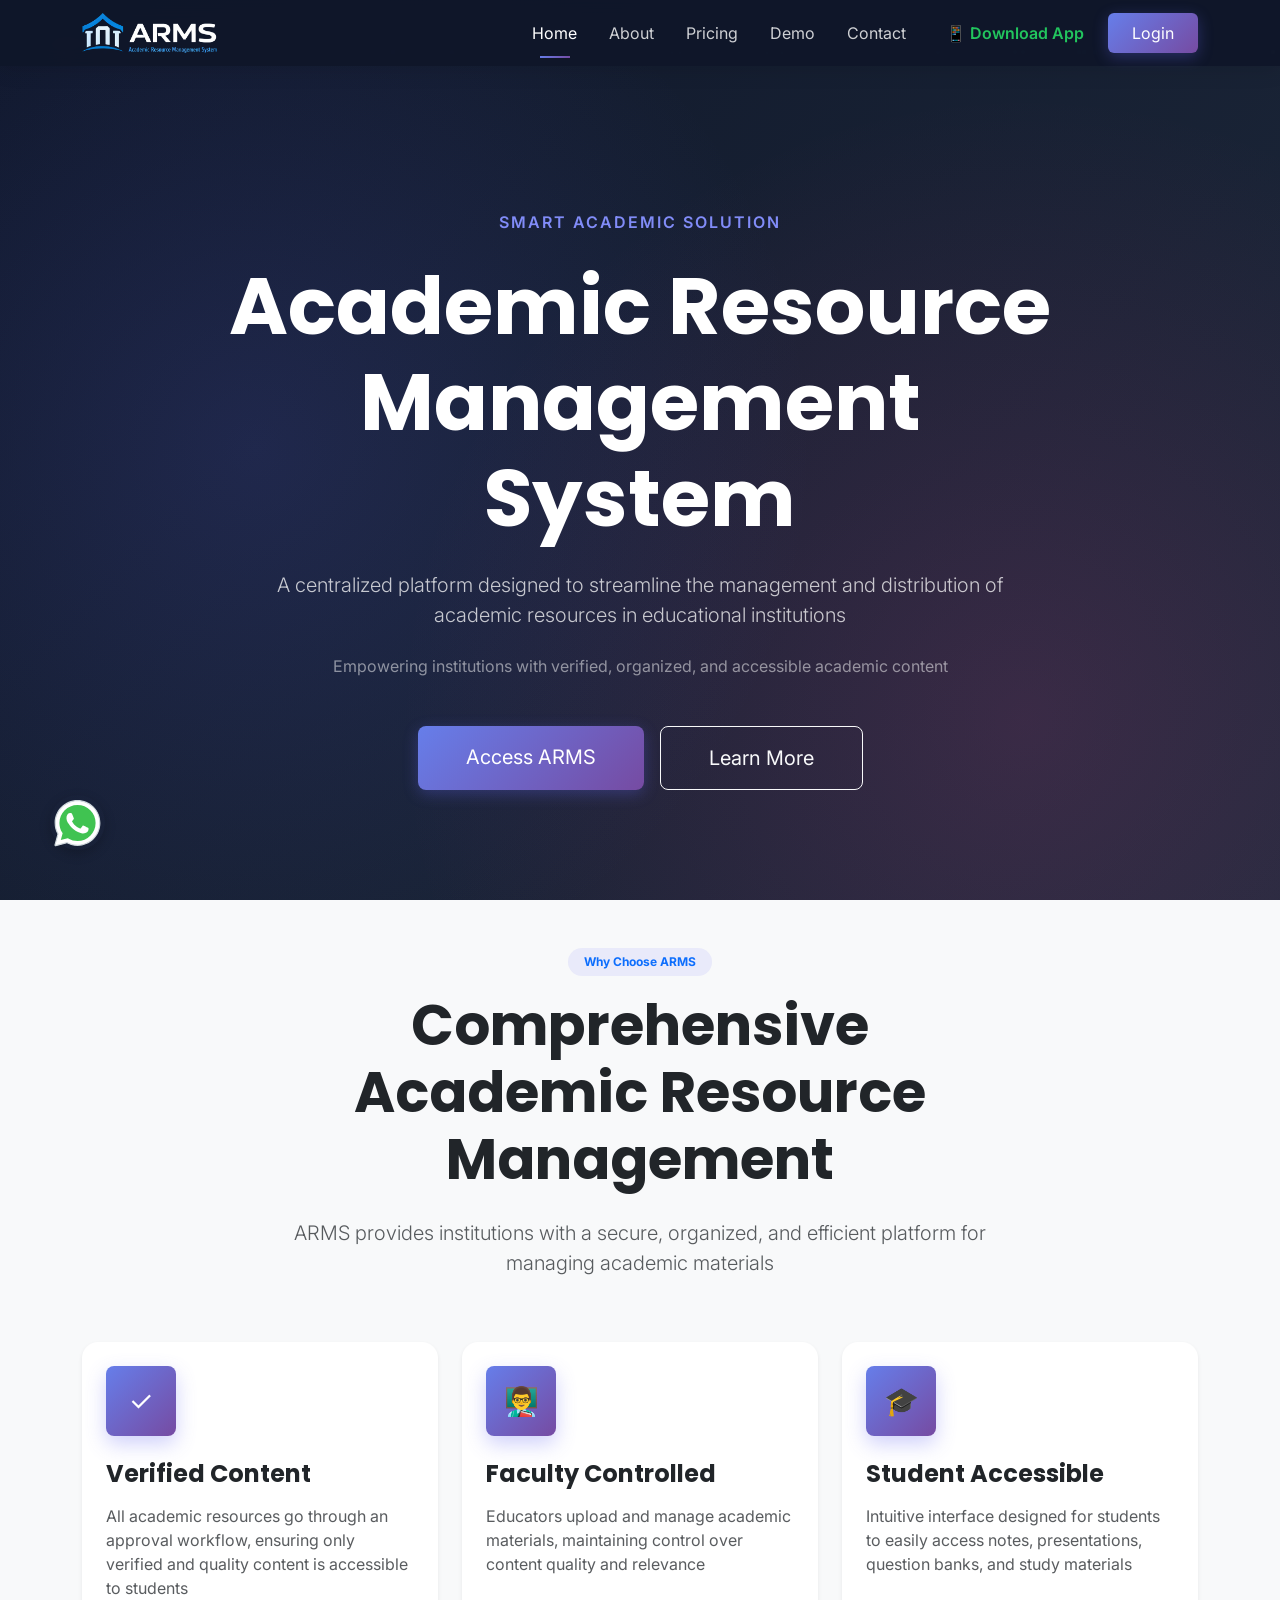
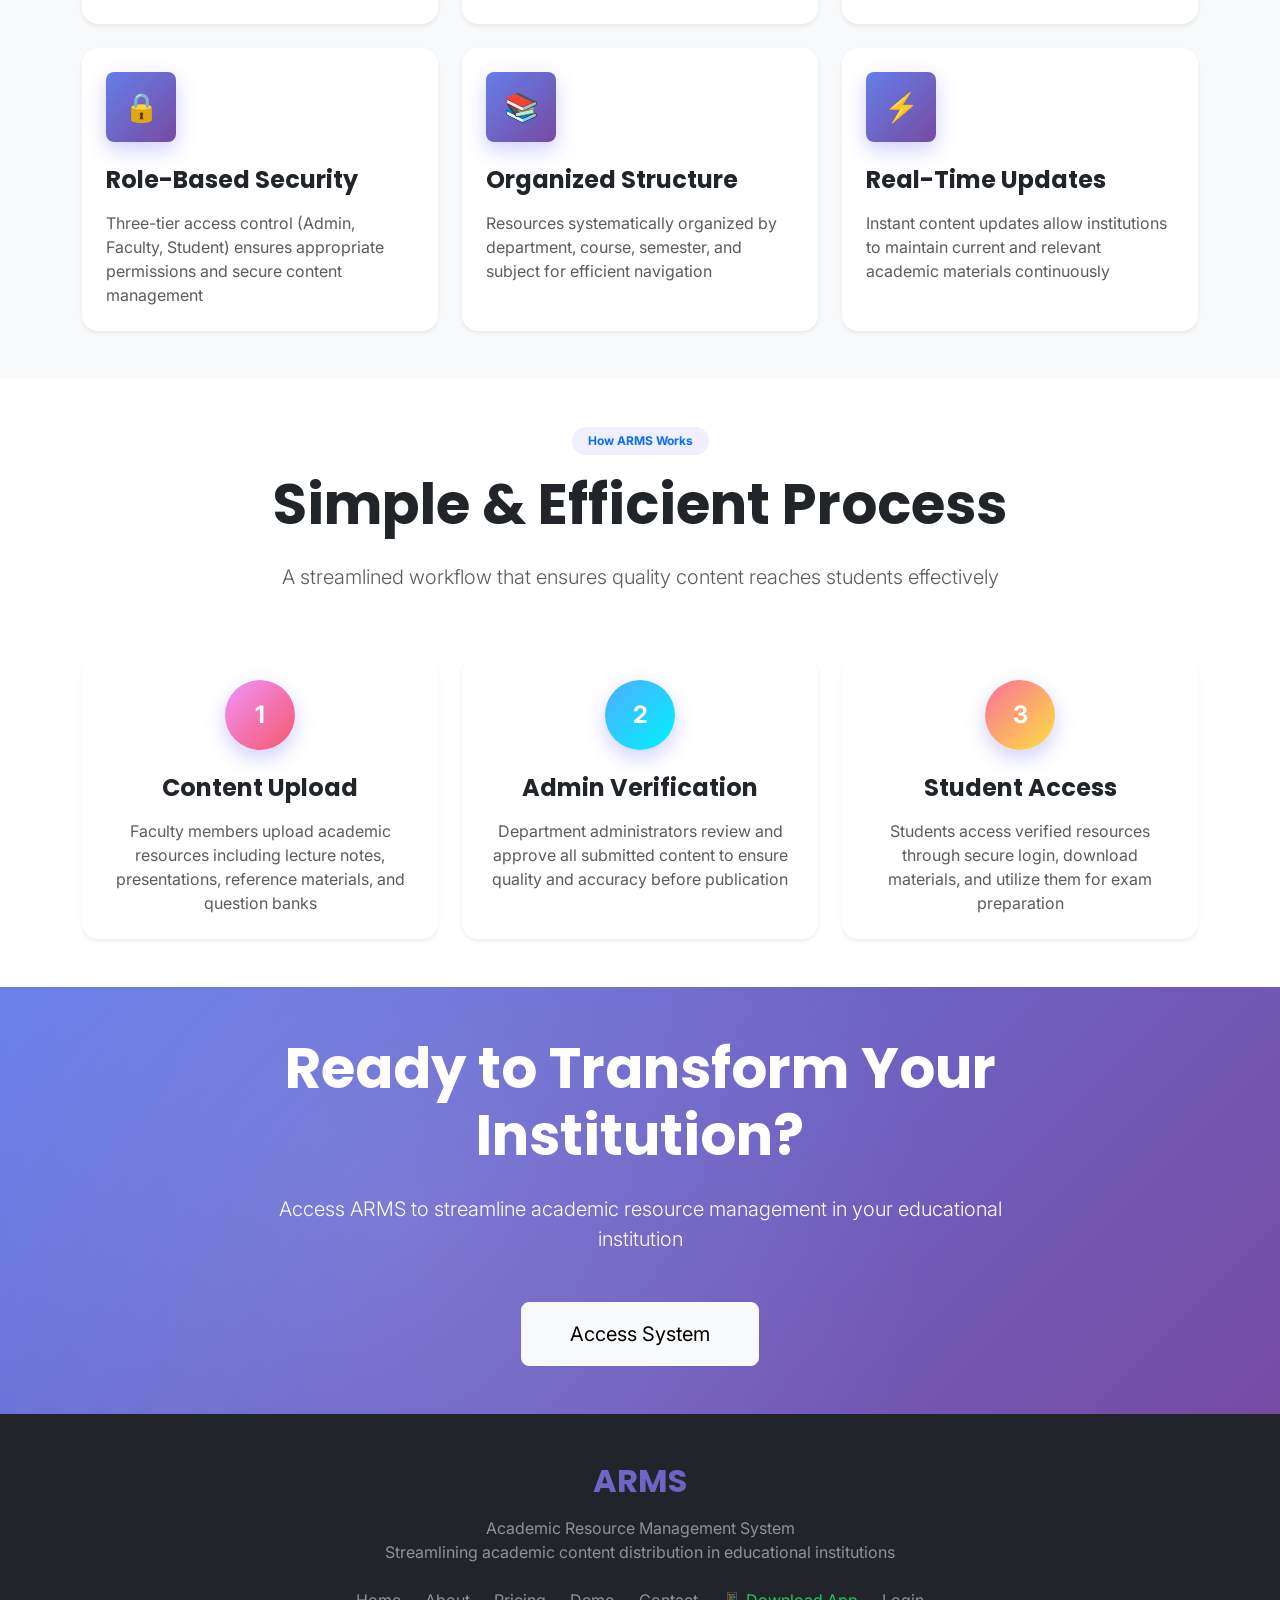
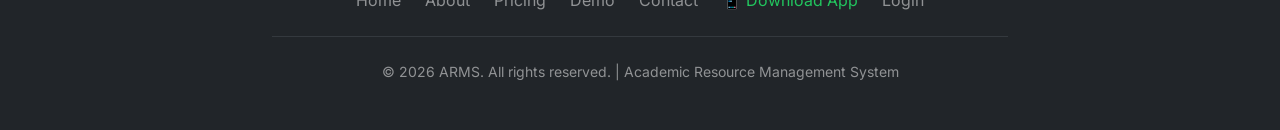
<file: index.html>
<!DOCTYPE html>
<html lang="en">

<head>
    <meta charset="UTF-8">
    <meta name="viewport" content="width=device-width, initial-scale=1.0">
    <meta http-equiv="X-UA-Compatible" content="IE=edge">

    <!-- SEO Meta Tags -->
    <title>ARMS | Academic Resource Management System</title>
    <meta name="description"
        content="ARMS - Academic Resource Management System. Centralized platform for managing and distributing verified academic resources in educational institutions.">
    <meta name="keywords"
        content="ARMS, Academic Resources, Education Management, E-Learning Platform, Academic Content Management">
    <meta name="author" content="ARMS Development Team">

    <!-- Favicon -->
    <link rel="icon" type="image/svg+xml"
        href="logof.png">

    <!-- Bootstrap 5 CSS -->
    <link href="https://cdn.jsdelivr.net/npm/bootstrap@5.3.2/dist/css/bootstrap.min.css" rel="stylesheet">

    <!-- Custom CSS -->
    <link rel="stylesheet" href="style.css">

    <!-- Google Fonts -->
    <link rel="preconnect" href="https://fonts.googleapis.com">
    <link rel="preconnect" href="https://fonts.gstatic.com" crossorigin>
    <link
        href="https://fonts.googleapis.com/css2?family=Inter:wght@300;400;500;600;700;800&family=Poppins:wght@400;500;600;700;800&display=swap"
        rel="stylesheet">
</head>

<body>

    <!-- ==========================================
         NAVIGATION BAR
         ========================================== -->
    <nav class="navbar navbar-expand-lg navbar-dark fixed-top modern-nav">
        <div class="container">
            <a class="navbar-brand d-flex align-items-center" href="index.html">
                <img src="logo.png" alt="ARMS logo" class="img-fluid" style="max-height: 40px;">
            </a>

            <button class="navbar-toggler border-0" type="button" data-bs-toggle="collapse" data-bs-target="#navbarNav"
                aria-controls="navbarNav" aria-expanded="false" aria-label="Toggle navigation">
                <span class="navbar-toggler-icon"></span>
            </button>

            <div class="collapse navbar-collapse" id="navbarNav">
                <ul class="navbar-nav ms-auto align-items-lg-center">
                    <li class="nav-item"><a class="nav-link px-3" href="index.html">Home</a></li>
                    <li class="nav-item"><a class="nav-link px-3" href="about.html">About</a></li>
                    <li class="nav-item"><a class="nav-link px-3" href="pricing.html">Pricing</a></li>
                    <li class="nav-item"><a class="nav-link px-3" href="demo.html">Demo</a></li>
                    <li class="nav-item"><a class="nav-link px-3" href="contact.html">Contact</a></li>
                    <li class="nav-item mt-3 mt-lg-0 ms-lg-2">
                        <a class="nav-link active px-3 fw-semibold" href="download.html" style="color: #22c55e !important;">📱 Download App</a>
                    </li>
                    <li class="nav-item mt-3 mt-lg-0 ms-lg-2">
                        <a class="btn btn-gradient px-4 py-2" href="login.html">Login</a>
                    </li>
                </ul>
            </div>
        </div>
    </nav>
    <!-- ==========================================
         HERO SECTION WITH PARALLAX
         ========================================== -->
    <section class="hero-section d-flex align-items-center position-relative overflow-hidden">
        <!-- Animated Background Particles -->
        <div class="hero-particles position-absolute w-100 h-100" aria-hidden="true"></div>

        <div class="container position-relative" style="z-index: 10;">
            <div class="row justify-content-center">
                <div class="col-lg-10 col-xl-9 text-center">
                    <div class="hero-content">
                        <p class="hero-subtitle text-uppercase mb-4 fw-semibold" data-aos="fade-up">Smart Academic
                            Solution</p>
                        <h1 class="display-1 fw-bold text-white mb-4" data-aos="fade-up" data-aos-delay="100">
                            Academic Resource<br class="d-none d-md-block">Management System
                        </h1>
                        <p class="lead text-white-75 mb-4 px-lg-5" data-aos="fade-up" data-aos-delay="200">
                            A centralized platform designed to streamline the management and distribution of academic
                            resources in educational institutions
                        </p>
                        <p class="text-white-50 mb-5" data-aos="fade-up" data-aos-delay="300">
                            Empowering institutions with verified, organized, and accessible academic content
                        </p>
                        <div class="d-flex flex-column flex-sm-row gap-3 justify-content-center" data-aos="fade-up"
                            data-aos-delay="400">
                            <a href="login.html" class="btn btn-primary btn-lg px-5 py-3">Access ARMS</a>
                            <a href="about.html" class="btn btn-outline-light btn-lg px-5 py-3">Learn More</a>
                        </div>
                    </div>
                </div>
            </div>
        </div>
    </section>

    <!-- ==========================================
         FEATURES SECTION
         ========================================== -->
    <section class="py-5 py-lg-6 bg-light">
        <div class="container">
            <div class="row justify-content-center mb-5">
                <div class="col-lg-8 text-center">
                    <span class="badge bg-primary-soft text-primary px-3 py-2 mb-3 rounded-pill">Why Choose ARMS</span>
                    <h2 class="display-4 fw-bold mb-4">Comprehensive Academic Resource Management</h2>
                    <p class="lead text-muted">
                        ARMS provides institutions with a secure, organized, and efficient platform for managing
                        academic materials
                    </p>
                </div>
            </div>

            <div class="row g-4">
                <!-- Feature 1 -->
                <div class="col-md-6 col-lg-4" data-aos="fade-up" data-aos-delay="0">
                    <div class="card feature-card h-100 border-0 shadow-sm hover-lift">
                        <div class="card-body p-4">
                            <div class="feature-icon bg-gradient-primary text-white rounded-3 d-inline-flex align-items-center justify-content-center mb-4"
                                style="width: 70px; height: 70px;">
                                <span class="fs-3">✓</span>
                            </div>
                            <h3 class="h4 fw-bold mb-3">Verified Content</h3>
                            <p class="text-muted mb-0">
                                All academic resources go through an approval workflow, ensuring only verified and
                                quality content is accessible to students
                            </p>
                        </div>
                    </div>
                </div>

                <!-- Feature 2 -->
                <div class="col-md-6 col-lg-4" data-aos="fade-up" data-aos-delay="100">
                    <div class="card feature-card h-100 border-0 shadow-sm hover-lift">
                        <div class="card-body p-4">
                            <div class="feature-icon bg-gradient-primary text-white rounded-3 d-inline-flex align-items-center justify-content-center mb-4"
                                style="width: 70px; height: 70px;">
                                <span class="fs-3">👨‍🏫</span>
                            </div>
                            <h3 class="h4 fw-bold mb-3">Faculty Controlled</h3>
                            <p class="text-muted mb-0">
                                Educators upload and manage academic materials, maintaining control over content quality
                                and relevance
                            </p>
                        </div>
                    </div>
                </div>

                <!-- Feature 3 -->
                <div class="col-md-6 col-lg-4" data-aos="fade-up" data-aos-delay="200">
                    <div class="card feature-card h-100 border-0 shadow-sm hover-lift">
                        <div class="card-body p-4">
                            <div class="feature-icon bg-gradient-primary text-white rounded-3 d-inline-flex align-items-center justify-content-center mb-4"
                                style="width: 70px; height: 70px;">
                                <span class="fs-3">🎓</span>
                            </div>
                            <h3 class="h4 fw-bold mb-3">Student Accessible</h3>
                            <p class="text-muted mb-0">
                                Intuitive interface designed for students to easily access notes, presentations,
                                question banks, and study materials
                            </p>
                        </div>
                    </div>
                </div>

                <!-- Feature 4 -->
                <div class="col-md-6 col-lg-4" data-aos="fade-up" data-aos-delay="300">
                    <div class="card feature-card h-100 border-0 shadow-sm hover-lift">
                        <div class="card-body p-4">
                            <div class="feature-icon bg-gradient-primary text-white rounded-3 d-inline-flex align-items-center justify-content-center mb-4"
                                style="width: 70px; height: 70px;">
                                <span class="fs-3">🔒</span>
                            </div>
                            <h3 class="h4 fw-bold mb-3">Role-Based Security</h3>
                            <p class="text-muted mb-0">
                                Three-tier access control (Admin, Faculty, Student) ensures appropriate permissions and
                                secure content management
                            </p>
                        </div>
                    </div>
                </div>

                <!-- Feature 5 -->
                <div class="col-md-6 col-lg-4" data-aos="fade-up" data-aos-delay="400">
                    <div class="card feature-card h-100 border-0 shadow-sm hover-lift">
                        <div class="card-body p-4">
                            <div class="feature-icon bg-gradient-primary text-white rounded-3 d-inline-flex align-items-center justify-content-center mb-4"
                                style="width: 70px; height: 70px;">
                                <span class="fs-3">📚</span>
                            </div>
                            <h3 class="h4 fw-bold mb-3">Organized Structure</h3>
                            <p class="text-muted mb-0">
                                Resources systematically organized by department, course, semester, and subject for
                                efficient navigation
                            </p>
                        </div>
                    </div>
                </div>

                <!-- Feature 6 -->
                <div class="col-md-6 col-lg-4" data-aos="fade-up" data-aos-delay="500">
                    <div class="card feature-card h-100 border-0 shadow-sm hover-lift">
                        <div class="card-body p-4">
                            <div class="feature-icon bg-gradient-primary text-white rounded-3 d-inline-flex align-items-center justify-content-center mb-4"
                                style="width: 70px; height: 70px;">
                                <span class="fs-3">⚡</span>
                            </div>
                            <h3 class="h4 fw-bold mb-3">Real-Time Updates</h3>
                            <p class="text-muted mb-0">
                                Instant content updates allow institutions to maintain current and relevant academic
                                materials continuously
                            </p>
                        </div>
                    </div>
                </div>
            </div>
        </div>
    </section>

    <!-- ==========================================
         HOW IT WORKS SECTION
         ========================================== -->
    <section class="py-5 py-lg-6 bg-white">
        <div class="container">
            <div class="row justify-content-center mb-5">
                <div class="col-lg-8 text-center">
                    <span class="badge bg-primary-soft text-primary px-3 py-2 mb-3 rounded-pill">How ARMS Works</span>
                    <h2 class="display-4 fw-bold mb-4">Simple & Efficient Process</h2>
                    <p class="lead text-muted">
                        A streamlined workflow that ensures quality content reaches students effectively
                    </p>
                </div>
            </div>

            <div class="row g-4">
                <!-- Step 1 -->
                <div class="col-md-4" data-aos="fade-up" data-aos-delay="0">
                    <div class="card feature-card h-100 border-0 shadow-sm">
                        <div class="card-body p-4 text-center">
                            <div class="feature-icon bg-gradient-secondary text-white rounded-circle d-inline-flex align-items-center justify-content-center mb-4 fs-4 fw-bold"
                                style="width: 70px; height: 70px;">
                                1
                            </div>
                            <h3 class="h4 fw-bold mb-3">Content Upload</h3>
                            <p class="text-muted mb-0">
                                Faculty members upload academic resources including lecture notes, presentations,
                                reference materials, and question banks
                            </p>
                        </div>
                    </div>
                </div>

                <!-- Step 2 -->
                <div class="col-md-4" data-aos="fade-up" data-aos-delay="100">
                    <div class="card feature-card h-100 border-0 shadow-sm">
                        <div class="card-body p-4 text-center">
                            <div class="feature-icon bg-gradient-info text-white rounded-circle d-inline-flex align-items-center justify-content-center mb-4 fs-4 fw-bold"
                                style="width: 70px; height: 70px;">
                                2
                            </div>
                            <h3 class="h4 fw-bold mb-3">Admin Verification</h3>
                            <p class="text-muted mb-0">
                                Department administrators review and approve all submitted content to ensure quality and
                                accuracy before publication
                            </p>
                        </div>
                    </div>
                </div>

                <!-- Step 3 -->
                <div class="col-md-4" data-aos="fade-up" data-aos-delay="200">
                    <div class="card feature-card h-100 border-0 shadow-sm">
                        <div class="card-body p-4 text-center">
                            <div class="feature-icon bg-gradient-warning text-white rounded-circle d-inline-flex align-items-center justify-content-center mb-4 fs-4 fw-bold"
                                style="width: 70px; height: 70px;">
                                3
                            </div>
                            <h3 class="h4 fw-bold mb-3">Student Access</h3>
                            <p class="text-muted mb-0">
                                Students access verified resources through secure login, download materials, and utilize
                                them for exam preparation
                            </p>
                        </div>
                    </div>
                </div>
            </div>
        </div>
    </section>

    <!-- ==========================================
         CTA SECTION
         ========================================== -->
    <section class="py-5 py-lg-6 bg-gradient-primary position-relative overflow-hidden">
        <div class="position-absolute top-0 start-0 w-100 h-100"
            style="background: radial-gradient(circle at 30% 50%, rgba(255, 255, 255, 0.1) 0%, transparent 60%);"></div>

        <div class="container position-relative">
            <div class="row justify-content-center text-center">
                <div class="col-lg-8">
                    <h2 class="display-4 fw-bold text-white mb-4" data-aos="fade-up">
                        Ready to Transform Your Institution?
                    </h2>
                    <p class="lead text-white mb-5" data-aos="fade-up" data-aos-delay="100">
                        Access ARMS to streamline academic resource management in your educational institution
                    </p>
                    <div data-aos="fade-up" data-aos-delay="200">
                        <a href="login.html" class="btn btn-light btn-lg px-5 py-3">Access System</a>
                    </div>
                </div>
            </div>
        </div>
    </section>

    <!-- ==========================================
         FOOTER
         ========================================== -->
    <footer class="bg-dark text-white py-5">
        <div class="container">
            <div class="row justify-content-center text-center">
                <div class="col-lg-8">
                    <h3 class="h2 fw-bold mb-3 text-gradient">ARMS</h3>
                    <p class="text-white-50 mb-4">
                        Academic Resource Management System<br>
                        Streamlining academic content distribution in educational institutions
                    </p>

                    <div class="d-flex flex-wrap justify-content-center gap-4 mb-4">
                        <a href="index.html" class="text-white-50 text-decoration-none hover-primary">Home</a>
                        <a href="about.html" class="text-white-50 text-decoration-none hover-primary">About</a>
                        <a href="pricing.html" class="text-white-50 text-decoration-none hover-primary">Pricing</a>
                        <a href="demo.html" class="text-white-50 text-decoration-none hover-primary">Demo</a>
                        <a href="contact.html" class="text-white-50 text-decoration-none hover-primary">Contact</a>
                        <a href="download.html" class="text-white-50 text-decoration-none hover-primary" style="color: #22c55e !important;">📱 Download App</a>
                        <a href="login.html" class="text-white-50 text-decoration-none hover-primary">Login</a>
                    </div>

                    <hr class="border-secondary my-4">

                    <p class="text-white-50 small mb-0">
                        &copy; 2026 ARMS. All rights reserved. | Academic Resource Management System
                    </p>
                </div>
            </div>
        </div>
    </footer>
    <!-- FLOATING WHATSAPP -->
    <a class="whatsapp-float"
       href="https://wa.me/918956422281?text=Hello%2C%20we%20would%20like%20to%20implement%20ARMS%20for%20our%20college.%0A%0APlease%20guide%20us%20on%20the%20next%20steps."
   target="_blank"><svg xmlns="http://www.w3.org/2000/svg" x="0px" y="0px" width="100" height="100" viewBox="0 0 48 48">
<path fill="#fff" d="M4.868,43.803c-0.132,0-0.26-0.052-0.355-0.148c-0.125-0.127-0.174-0.312-0.127-0.483l2.639-9.636c-1.636-2.906-2.499-6.206-2.497-9.556C4.532,13.238,13.273,4.5,24.014,4.5c5.21,0.002,10.105,2.031,13.784,5.713c3.679,3.683,5.704,8.577,5.702,13.781c-0.004,10.741-8.746,19.48-19.486,19.48c-3.189-0.001-6.344-0.788-9.144-2.277l-9.875,2.589C4.953,43.798,4.911,43.803,4.868,43.803z"></path><path fill="#fff" d="M4.868,43.303l2.694-9.835C5.9,30.59,5.026,27.324,5.027,23.979C5.032,13.514,13.548,5,24.014,5c5.079,0.002,9.845,1.979,13.43,5.566c3.584,3.588,5.558,8.356,5.556,13.428c-0.004,10.465-8.522,18.98-18.986,18.98c-0.001,0,0,0,0,0h-0.008c-3.177-0.001-6.3-0.798-9.073-2.311L4.868,43.303z"></path><path fill="#cfd8dc" d="M24.014,5c5.079,0.002,9.845,1.979,13.43,5.566c3.584,3.588,5.558,8.356,5.556,13.428c-0.004,10.465-8.522,18.98-18.986,18.98h-0.008c-3.177-0.001-6.3-0.798-9.073-2.311L4.868,43.303l2.694-9.835C5.9,30.59,5.026,27.324,5.027,23.979C5.032,13.514,13.548,5,24.014,5 M24.014,42.974C24.014,42.974,24.014,42.974,24.014,42.974C24.014,42.974,24.014,42.974,24.014,42.974 M24.014,42.974C24.014,42.974,24.014,42.974,24.014,42.974C24.014,42.974,24.014,42.974,24.014,42.974 M24.014,4C24.014,4,24.014,4,24.014,4C12.998,4,4.032,12.962,4.027,23.979c-0.001,3.367,0.849,6.685,2.461,9.622l-2.585,9.439c-0.094,0.345,0.002,0.713,0.254,0.967c0.19,0.192,0.447,0.297,0.711,0.297c0.085,0,0.17-0.011,0.254-0.033l9.687-2.54c2.828,1.468,5.998,2.243,9.197,2.244c11.024,0,19.99-8.963,19.995-19.98c0.002-5.339-2.075-10.359-5.848-14.135C34.378,6.083,29.357,4.002,24.014,4L24.014,4z"></path><path fill="#40c351" d="M35.176,12.832c-2.98-2.982-6.941-4.625-11.157-4.626c-8.704,0-15.783,7.076-15.787,15.774c-0.001,2.981,0.833,5.883,2.413,8.396l0.376,0.597l-1.595,5.821l5.973-1.566l0.577,0.342c2.422,1.438,5.2,2.198,8.032,2.199h0.006c8.698,0,15.777-7.077,15.78-15.776C39.795,19.778,38.156,15.814,35.176,12.832z"></path><path fill="#fff" fill-rule="evenodd" d="M19.268,16.045c-0.355-0.79-0.729-0.806-1.068-0.82c-0.277-0.012-0.593-0.011-0.909-0.011c-0.316,0-0.83,0.119-1.265,0.594c-0.435,0.475-1.661,1.622-1.661,3.956c0,2.334,1.7,4.59,1.937,4.906c0.237,0.316,3.282,5.259,8.104,7.161c4.007,1.58,4.823,1.266,5.693,1.187c0.87-0.079,2.807-1.147,3.202-2.255c0.395-1.108,0.395-2.057,0.277-2.255c-0.119-0.198-0.435-0.316-0.909-0.554s-2.807-1.385-3.242-1.543c-0.435-0.158-0.751-0.237-1.068,0.238c-0.316,0.474-1.225,1.543-1.502,1.859c-0.277,0.317-0.554,0.357-1.028,0.119c-0.474-0.238-2.002-0.738-3.815-2.354c-1.41-1.257-2.362-2.81-2.639-3.285c-0.277-0.474-0.03-0.731,0.208-0.968c0.213-0.213,0.474-0.554,0.712-0.831c0.237-0.277,0.316-0.475,0.474-0.791c0.158-0.317,0.079-0.594-0.04-0.831C20.612,19.329,19.69,16.983,19.268,16.045z" clip-rule="evenodd"></path>
</svg></a>

    <!-- Bootstrap 5 JS Bundle -->
    <script src="https://cdn.jsdelivr.net/npm/bootstrap@5.3.2/dist/js/bootstrap.bundle.min.js"></script>

    <!-- Custom JS -->
    <script src="main.js"></script>

</body>

</html>
</file>
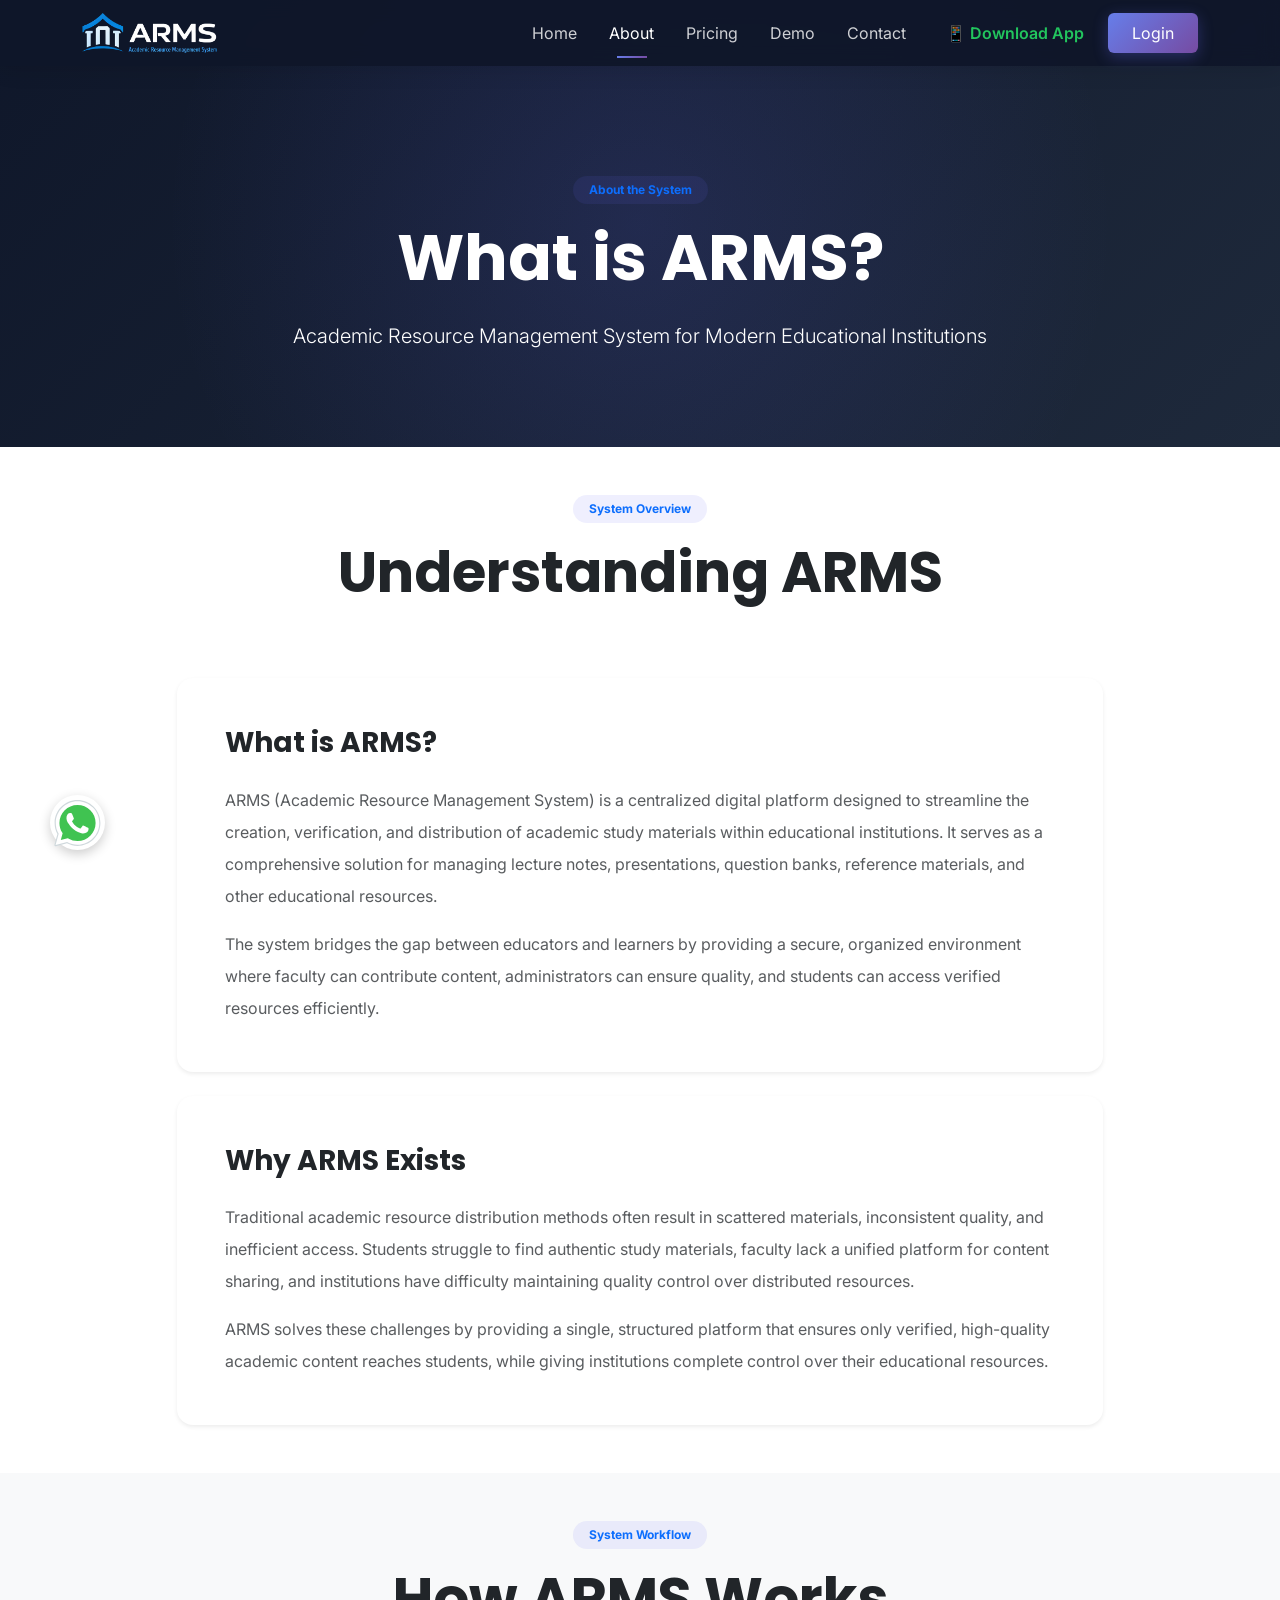
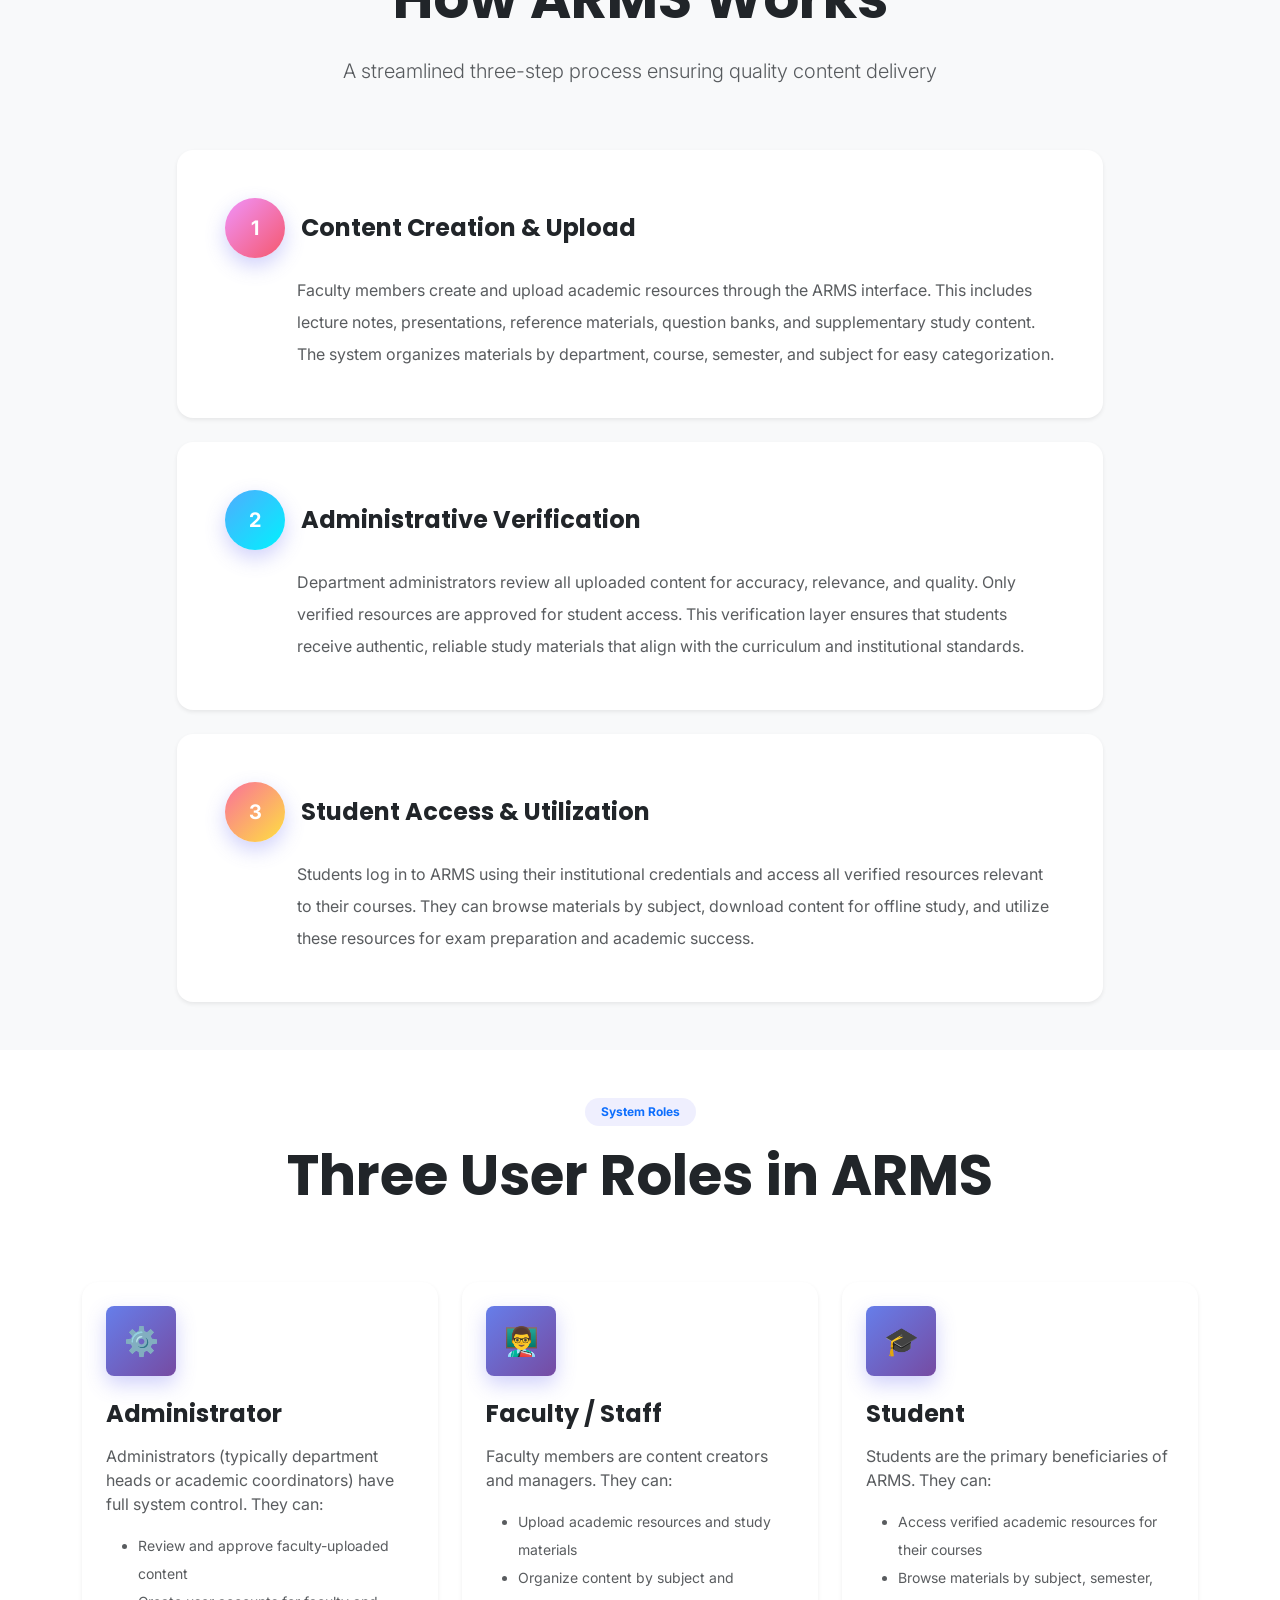
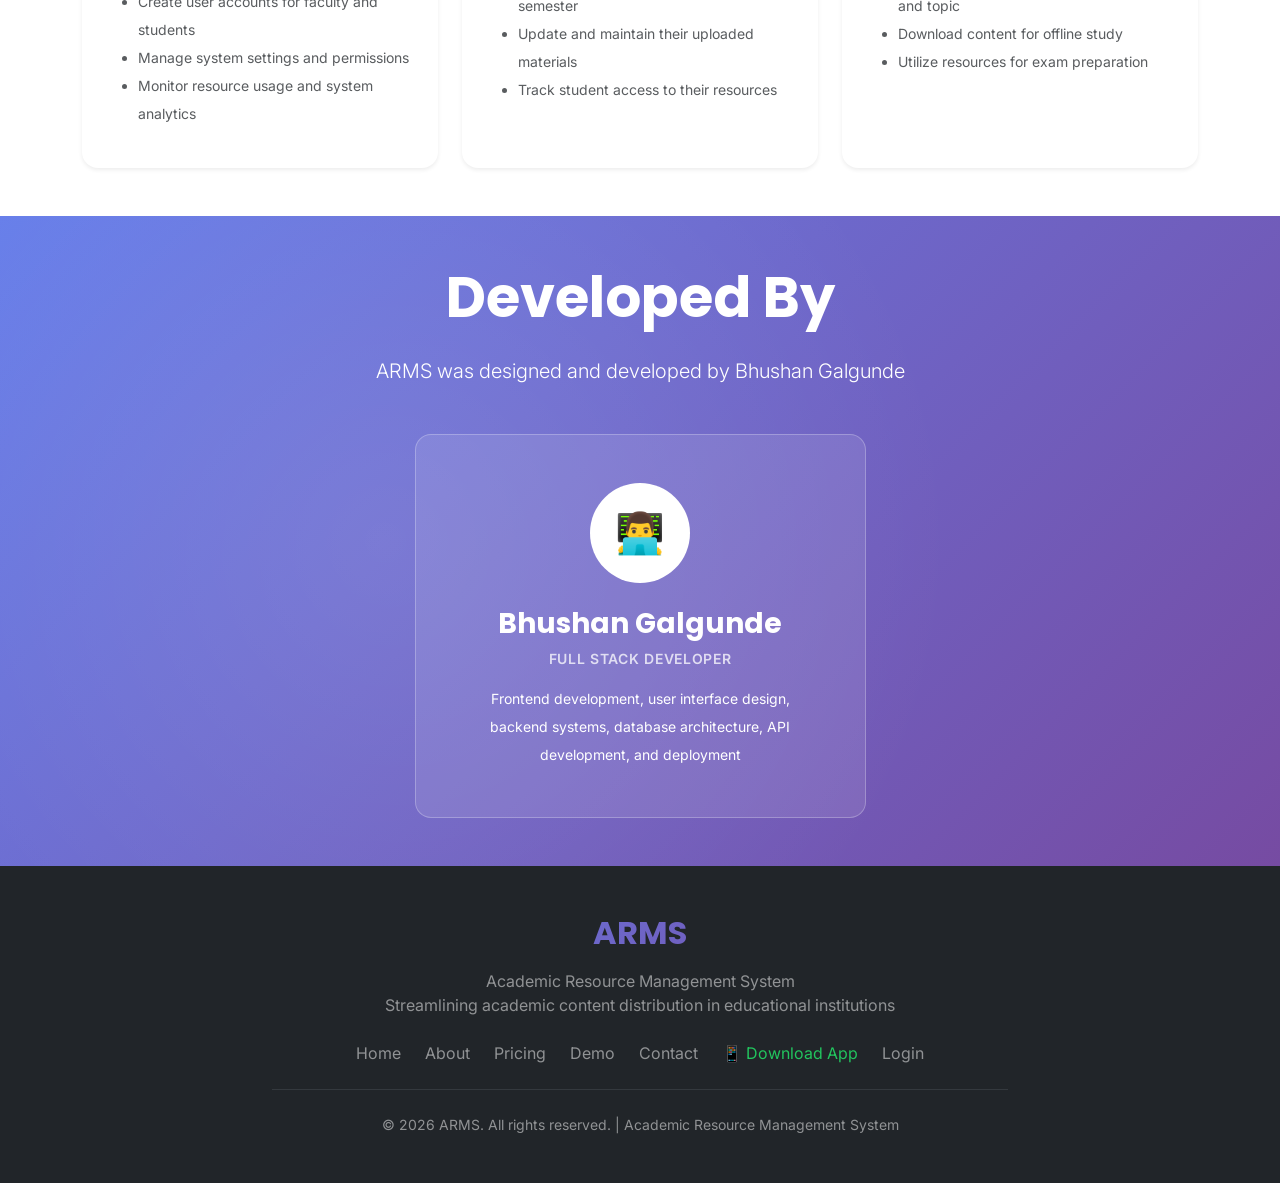
<file: about.html>
<!DOCTYPE html>
<html lang="en">

<head>
    <meta charset="UTF-8">
    <meta name="viewport" content="width=device-width, initial-scale=1.0">
    <meta http-equiv="X-UA-Compatible" content="IE=edge">
    
    <title>About ARMS | Academic Resource Management System</title>
    <meta name="description" content="Learn about ARMS - Academic Resource Management System. Discover how ARMS streamlines academic content management in educational institutions.">
    
    <link rel="icon" type="image/svg+xml"
        href="logof.png">
    
    <!-- Bootstrap 5 CSS -->
    <link href="https://cdn.jsdelivr.net/npm/bootstrap@5.3.2/dist/css/bootstrap.min.css" rel="stylesheet">
    
    <!-- Custom CSS -->
    <link rel="stylesheet" href="style.css">
    
    <!-- Google Fonts -->
    <link rel="preconnect" href="https://fonts.googleapis.com">
    <link rel="preconnect" href="https://fonts.gstatic.com" crossorigin>
    <link href="https://fonts.googleapis.com/css2?family=Inter:wght@300;400;500;600;700;800&family=Poppins:wght@400;500;600;700;800&display=swap" rel="stylesheet">
</head>

<body>
    
    <!-- ==========================================
         NAVIGATION BAR
         ========================================== -->
    <nav class="navbar navbar-expand-lg navbar-dark fixed-top modern-nav">
        <div class="container">
            <a class="navbar-brand d-flex align-items-center" href="index.html">
                <img src="logo.png" alt="ARMS logo" class="img-fluid" style="max-height: 40px;">
            </a>

            <button class="navbar-toggler border-0" type="button" data-bs-toggle="collapse" data-bs-target="#navbarNav"
                aria-controls="navbarNav" aria-expanded="false" aria-label="Toggle navigation">
                <span class="navbar-toggler-icon"></span>
            </button>

            <div class="collapse navbar-collapse" id="navbarNav">
                <ul class="navbar-nav ms-auto align-items-lg-center">
                    <li class="nav-item"><a class="nav-link px-3" href="index.html">Home</a></li>
                    <li class="nav-item"><a class="nav-link px-3" href="about.html">About</a></li>
                    <li class="nav-item"><a class="nav-link px-3" href="pricing.html">Pricing</a></li>
                    <li class="nav-item"><a class="nav-link px-3" href="demo.html">Demo</a></li>
                    <li class="nav-item"><a class="nav-link px-3" href="contact.html">Contact</a></li>
                    <li class="nav-item mt-3 mt-lg-0 ms-lg-2">
                        <a class="nav-link active px-3 fw-semibold" href="download.html" style="color: #22c55e !important;">📱 Download App</a>
                    </li>
                    <li class="nav-item mt-3 mt-lg-0 ms-lg-2">
                        <a class="btn btn-gradient px-4 py-2" href="login.html">Login</a>
                    </li>
                </ul>
            </div>
        </div>
    </nav>
    <!-- ==========================================
         PAGE HEADER
         ========================================== -->
    <section class="page-header bg-gradient-dark text-white text-center py-5 position-relative overflow-hidden">
        <div class="position-absolute top-0 start-0 w-100 h-100" style="background: radial-gradient(circle at 50% 50%, rgba(99, 102, 241, 0.15) 0%, transparent 70%);"></div>
        
        <div class="container position-relative py-5" style="margin-top: 80px;">
            <div class="row justify-content-center">
                <div class="col-lg-8">
                    <span class="badge bg-primary-soft text-primary px-3 py-2 mb-3 rounded-pill">About the System</span>
                    <h1 class="display-3 fw-bold mb-4">What is ARMS?</h1>
                    <p class="lead mb-0">Academic Resource Management System for Modern Educational Institutions</p>
                </div>
            </div>
        </div>
    </section>
    
    <!-- ==========================================
         SYSTEM OVERVIEW
         ========================================== -->
    <section class="py-5 py-lg-6">
        <div class="container">
            <div class="row justify-content-center mb-5">
                <div class="col-lg-8 text-center">
                    <span class="badge bg-primary-soft text-primary px-3 py-2 mb-3 rounded-pill">System Overview</span>
                    <h2 class="display-4 fw-bold mb-4">Understanding ARMS</h2>
                </div>
            </div>
            
            <div class="row justify-content-center g-4">
                <div class="col-lg-10">
                    <div class="card border-0 shadow-sm mb-4" data-aos="fade-up">
                        <div class="card-body p-4 p-lg-5">
                            <h3 class="h3 fw-bold mb-4">What is ARMS?</h3>
                            <p class="text-muted fs-6 mb-3 lh-lg">
                                ARMS (Academic Resource Management System) is a centralized digital platform designed to streamline the creation, verification, and distribution of academic study materials within educational institutions. It serves as a comprehensive solution for managing lecture notes, presentations, question banks, reference materials, and other educational resources.
                            </p>
                            <p class="text-muted fs-6 mb-0 lh-lg">
                                The system bridges the gap between educators and learners by providing a secure, organized environment where faculty can contribute content, administrators can ensure quality, and students can access verified resources efficiently.
                            </p>
                        </div>
                    </div>
                    
                    <div class="card border-0 shadow-sm" data-aos="fade-up" data-aos-delay="100">
                        <div class="card-body p-4 p-lg-5">
                            <h3 class="h3 fw-bold mb-4">Why ARMS Exists</h3>
                            <p class="text-muted fs-6 mb-3 lh-lg">
                                Traditional academic resource distribution methods often result in scattered materials, inconsistent quality, and inefficient access. Students struggle to find authentic study materials, faculty lack a unified platform for content sharing, and institutions have difficulty maintaining quality control over distributed resources.
                            </p>
                            <p class="text-muted fs-6 mb-0 lh-lg">
                                ARMS solves these challenges by providing a single, structured platform that ensures only verified, high-quality academic content reaches students, while giving institutions complete control over their educational resources.
                            </p>
                        </div>
                    </div>
                </div>
            </div>
        </div>
    </section>
    
    <!-- ==========================================
         HOW ARMS WORKS
         ========================================== -->
    <section class="py-5 py-lg-6 bg-light">
        <div class="container">
            <div class="row justify-content-center mb-5">
                <div class="col-lg-8 text-center">
                    <span class="badge bg-primary-soft text-primary px-3 py-2 mb-3 rounded-pill">System Workflow</span>
                    <h2 class="display-4 fw-bold mb-4">How ARMS Works</h2>
                    <p class="lead text-muted">A streamlined three-step process ensuring quality content delivery</p>
                </div>
            </div>
            
            <div class="row justify-content-center g-4">
                <div class="col-lg-10">
                    <div class="card border-0 shadow-sm mb-4" data-aos="fade-up">
                        <div class="card-body p-4 p-lg-5">
                            <div class="d-flex align-items-center mb-3">
                                <div class="feature-icon bg-gradient-secondary text-white rounded-circle d-inline-flex align-items-center justify-content-center me-3 fs-5 fw-bold" style="width: 60px; height: 60px;">1</div>
                                <h3 class="h4 fw-bold mb-0">Content Creation & Upload</h3>
                            </div>
                            <p class="text-muted fs-6 mb-0 lh-lg ms-lg-5 ps-lg-4">
                                Faculty members create and upload academic resources through the ARMS interface. This includes lecture notes, presentations, reference materials, question banks, and supplementary study content. The system organizes materials by department, course, semester, and subject for easy categorization.
                            </p>
                        </div>
                    </div>
                    
                    <div class="card border-0 shadow-sm mb-4" data-aos="fade-up" data-aos-delay="100">
                        <div class="card-body p-4 p-lg-5">
                            <div class="d-flex align-items-center mb-3">
                                <div class="feature-icon bg-gradient-info text-white rounded-circle d-inline-flex align-items-center justify-content-center me-3 fs-5 fw-bold" style="width: 60px; height: 60px;">2</div>
                                <h3 class="h4 fw-bold mb-0">Administrative Verification</h3>
                            </div>
                            <p class="text-muted fs-6 mb-0 lh-lg ms-lg-5 ps-lg-4">
                                Department administrators review all uploaded content for accuracy, relevance, and quality. Only verified resources are approved for student access. This verification layer ensures that students receive authentic, reliable study materials that align with the curriculum and institutional standards.
                            </p>
                        </div>
                    </div>
                    
                    <div class="card border-0 shadow-sm" data-aos="fade-up" data-aos-delay="200">
                        <div class="card-body p-4 p-lg-5">
                            <div class="d-flex align-items-center mb-3">
                                <div class="feature-icon bg-gradient-warning text-white rounded-circle d-inline-flex align-items-center justify-content-center me-3 fs-5 fw-bold" style="width: 60px; height: 60px;">3</div>
                                <h3 class="h4 fw-bold mb-0">Student Access & Utilization</h3>
                            </div>
                            <p class="text-muted fs-6 mb-0 lh-lg ms-lg-5 ps-lg-4">
                                Students log in to ARMS using their institutional credentials and access all verified resources relevant to their courses. They can browse materials by subject, download content for offline study, and utilize these resources for exam preparation and academic success.
                            </p>
                        </div>
                    </div>
                </div>
            </div>
        </div>
    </section>
    
    <!-- ==========================================
         USER ROLES
         ========================================== -->
    <section class="py-5 py-lg-6">
        <div class="container">
            <div class="row justify-content-center mb-5">
                <div class="col-lg-8 text-center">
                    <span class="badge bg-primary-soft text-primary px-3 py-2 mb-3 rounded-pill">System Roles</span>
                    <h2 class="display-4 fw-bold mb-4">Three User Roles in ARMS</h2>
                </div>
            </div>
            
            <div class="row g-4">
                <div class="col-lg-4" data-aos="fade-up">
                    <div class="card border-0 shadow-sm h-100">
                        <div class="card-body p-4">
                            <div class="feature-icon bg-gradient-primary text-white rounded-3 d-inline-flex align-items-center justify-content-center mb-4" style="width: 70px; height: 70px;">
                                <span class="fs-3">⚙️</span>
                            </div>
                            <h3 class="h4 fw-bold mb-3">Administrator</h3>
                            <p class="text-muted mb-3">Administrators (typically department heads or academic coordinators) have full system control. They can:</p>
                            <ul class="text-muted small lh-lg">
                                <li>Review and approve faculty-uploaded content</li>
                                <li>Create user accounts for faculty and students</li>
                                <li>Manage system settings and permissions</li>
                                <li>Monitor resource usage and system analytics</li>
                            </ul>
                        </div>
                    </div>
                </div>
                
                <div class="col-lg-4" data-aos="fade-up" data-aos-delay="100">
                    <div class="card border-0 shadow-sm h-100">
                        <div class="card-body p-4">
                            <div class="feature-icon bg-gradient-primary text-white rounded-3 d-inline-flex align-items-center justify-content-center mb-4" style="width: 70px; height: 70px;">
                                <span class="fs-3">👨‍🏫</span>
                            </div>
                            <h3 class="h4 fw-bold mb-3">Faculty / Staff</h3>
                            <p class="text-muted mb-3">Faculty members are content creators and managers. They can:</p>
                            <ul class="text-muted small lh-lg">
                                <li>Upload academic resources and study materials</li>
                                <li>Organize content by subject and semester</li>
                                <li>Update and maintain their uploaded materials</li>
                                <li>Track student access to their resources</li>
                            </ul>
                        </div>
                    </div>
                </div>
                
                <div class="col-lg-4" data-aos="fade-up" data-aos-delay="200">
                    <div class="card border-0 shadow-sm h-100">
                        <div class="card-body p-4">
                            <div class="feature-icon bg-gradient-primary text-white rounded-3 d-inline-flex align-items-center justify-content-center mb-4" style="width: 70px; height: 70px;">
                                <span class="fs-3">🎓</span>
                            </div>
                            <h3 class="h4 fw-bold mb-3">Student</h3>
                            <p class="text-muted mb-3">Students are the primary beneficiaries of ARMS. They can:</p>
                            <ul class="text-muted small lh-lg">
                                <li>Access verified academic resources for their courses</li>
                                <li>Browse materials by subject, semester, and topic</li>
                                <li>Download content for offline study</li>
                                <li>Utilize resources for exam preparation</li>
                            </ul>
                        </div>
                    </div>
                </div>
            </div>
        </div>
    </section>
    
    <!-- ==========================================
         DEVELOPED BY SECTION
         ========================================== -->
    <section class="py-5 py-lg-6 bg-gradient-primary text-white position-relative overflow-hidden">
        <div class="position-absolute top-0 start-0 w-100 h-100" style="background: radial-gradient(circle at 30% 50%, rgba(255, 255, 255, 0.1) 0%, transparent 60%);"></div>
        
        <div class="container position-relative">
            <div class="row justify-content-center text-center mb-5">
                <div class="col-lg-8">
                    <h2 class="display-4 fw-bold mb-4" data-aos="fade-up">Developed By</h2>
                    <p class="lead mb-0" data-aos="fade-up" data-aos-delay="100">
                        ARMS was designed and developed by Bhushan Galgunde
                    </p>
                </div>
            </div>
            
            <div class="row g-4 justify-content-center">
                <div class="col-md-6 col-lg-5" data-aos="fade-up" data-aos-delay="100">
                    <div class="card bg-white bg-opacity-10 border-white border-opacity-25 text-white h-100">
                        <div class="card-body p-4 p-lg-5 text-center">
                            <div class="rounded-circle bg-white bg-opacity-20 d-inline-flex align-items-center justify-content-center mb-4" style="width: 100px; height: 100px;">
                                <span class="fs-1">👨‍💻</span>
                            </div>
                            <h3 class="h3 fw-bold mb-2">Bhushan Galgunde</h3>
                            <p class="text-white-75 text-uppercase small fw-semibold mb-3 tracking-wider">Full Stack Developer</p>
                            <p class="mb-0 small lh-lg">
                                Frontend development, user interface design, backend systems, database architecture, API development, and deployment
                            </p>
                        </div>
                    </div>
                </div>
            </div>
        </div>
    </section>
    
    <!-- ==========================================
         FOOTER
         ========================================== -->
    <footer class="bg-dark text-white py-5">
        <div class="container">
            <div class="row justify-content-center text-center">
                <div class="col-lg-8">
                    <h3 class="h2 fw-bold mb-3 text-gradient">ARMS</h3>
                    <p class="text-white-50 mb-4">
                        Academic Resource Management System<br>
                        Streamlining academic content distribution in educational institutions
                    </p>

                    <div class="d-flex flex-wrap justify-content-center gap-4 mb-4">
                        <a href="index.html" class="text-white-50 text-decoration-none hover-primary">Home</a>
                        <a href="about.html" class="text-white-50 text-decoration-none hover-primary">About</a>
                        <a href="pricing.html" class="text-white-50 text-decoration-none hover-primary">Pricing</a>
                        <a href="demo.html" class="text-white-50 text-decoration-none hover-primary">Demo</a>
                        <a href="contact.html" class="text-white-50 text-decoration-none hover-primary">Contact</a>
                        <a href="download.html" class="text-white-50 text-decoration-none hover-primary" style="color: #22c55e !important;">📱 Download App</a>
                        <a href="login.html" class="text-white-50 text-decoration-none hover-primary">Login</a>
                    </div>

                    <hr class="border-secondary my-4">

                    <p class="text-white-50 small mb-0">
                        &copy; 2026 ARMS. All rights reserved. | Academic Resource Management System
                    </p>
                </div>
            </div>
        </div>
    </footer>
     <!-- FLOATING WHATSAPP -->
    <a class="whatsapp-float"
       href="https://wa.me/918956422281?text=Hello%2C%20we%20would%20like%20to%20implement%20ARMS%20for%20our%20college.%0A%0APlease%20guide%20us%20on%20the%20next%20steps."
   target="_blank"><svg xmlns="http://www.w3.org/2000/svg" x="0px" y="0px" width="100" height="100" viewBox="0 0 48 48">
<path fill="#fff" d="M4.868,43.803c-0.132,0-0.26-0.052-0.355-0.148c-0.125-0.127-0.174-0.312-0.127-0.483l2.639-9.636c-1.636-2.906-2.499-6.206-2.497-9.556C4.532,13.238,13.273,4.5,24.014,4.5c5.21,0.002,10.105,2.031,13.784,5.713c3.679,3.683,5.704,8.577,5.702,13.781c-0.004,10.741-8.746,19.48-19.486,19.48c-3.189-0.001-6.344-0.788-9.144-2.277l-9.875,2.589C4.953,43.798,4.911,43.803,4.868,43.803z"></path><path fill="#fff" d="M4.868,43.303l2.694-9.835C5.9,30.59,5.026,27.324,5.027,23.979C5.032,13.514,13.548,5,24.014,5c5.079,0.002,9.845,1.979,13.43,5.566c3.584,3.588,5.558,8.356,5.556,13.428c-0.004,10.465-8.522,18.98-18.986,18.98c-0.001,0,0,0,0,0h-0.008c-3.177-0.001-6.3-0.798-9.073-2.311L4.868,43.303z"></path><path fill="#cfd8dc" d="M24.014,5c5.079,0.002,9.845,1.979,13.43,5.566c3.584,3.588,5.558,8.356,5.556,13.428c-0.004,10.465-8.522,18.98-18.986,18.98h-0.008c-3.177-0.001-6.3-0.798-9.073-2.311L4.868,43.303l2.694-9.835C5.9,30.59,5.026,27.324,5.027,23.979C5.032,13.514,13.548,5,24.014,5 M24.014,42.974C24.014,42.974,24.014,42.974,24.014,42.974C24.014,42.974,24.014,42.974,24.014,42.974 M24.014,42.974C24.014,42.974,24.014,42.974,24.014,42.974C24.014,42.974,24.014,42.974,24.014,42.974 M24.014,4C24.014,4,24.014,4,24.014,4C12.998,4,4.032,12.962,4.027,23.979c-0.001,3.367,0.849,6.685,2.461,9.622l-2.585,9.439c-0.094,0.345,0.002,0.713,0.254,0.967c0.19,0.192,0.447,0.297,0.711,0.297c0.085,0,0.17-0.011,0.254-0.033l9.687-2.54c2.828,1.468,5.998,2.243,9.197,2.244c11.024,0,19.99-8.963,19.995-19.98c0.002-5.339-2.075-10.359-5.848-14.135C34.378,6.083,29.357,4.002,24.014,4L24.014,4z"></path><path fill="#40c351" d="M35.176,12.832c-2.98-2.982-6.941-4.625-11.157-4.626c-8.704,0-15.783,7.076-15.787,15.774c-0.001,2.981,0.833,5.883,2.413,8.396l0.376,0.597l-1.595,5.821l5.973-1.566l0.577,0.342c2.422,1.438,5.2,2.198,8.032,2.199h0.006c8.698,0,15.777-7.077,15.78-15.776C39.795,19.778,38.156,15.814,35.176,12.832z"></path><path fill="#fff" fill-rule="evenodd" d="M19.268,16.045c-0.355-0.79-0.729-0.806-1.068-0.82c-0.277-0.012-0.593-0.011-0.909-0.011c-0.316,0-0.83,0.119-1.265,0.594c-0.435,0.475-1.661,1.622-1.661,3.956c0,2.334,1.7,4.59,1.937,4.906c0.237,0.316,3.282,5.259,8.104,7.161c4.007,1.58,4.823,1.266,5.693,1.187c0.87-0.079,2.807-1.147,3.202-2.255c0.395-1.108,0.395-2.057,0.277-2.255c-0.119-0.198-0.435-0.316-0.909-0.554s-2.807-1.385-3.242-1.543c-0.435-0.158-0.751-0.237-1.068,0.238c-0.316,0.474-1.225,1.543-1.502,1.859c-0.277,0.317-0.554,0.357-1.028,0.119c-0.474-0.238-2.002-0.738-3.815-2.354c-1.41-1.257-2.362-2.81-2.639-3.285c-0.277-0.474-0.03-0.731,0.208-0.968c0.213-0.213,0.474-0.554,0.712-0.831c0.237-0.277,0.316-0.475,0.474-0.791c0.158-0.317,0.079-0.594-0.04-0.831C20.612,19.329,19.69,16.983,19.268,16.045z" clip-rule="evenodd"></path>
</svg></a>

    
    <!-- Bootstrap 5 JS Bundle -->
    <script src="https://cdn.jsdelivr.net/npm/bootstrap@5.3.2/dist/js/bootstrap.bundle.min.js"></script>
    
    <!-- Custom JS -->
    <script src="main.js"></script>
    
</body>

</html>
</file>
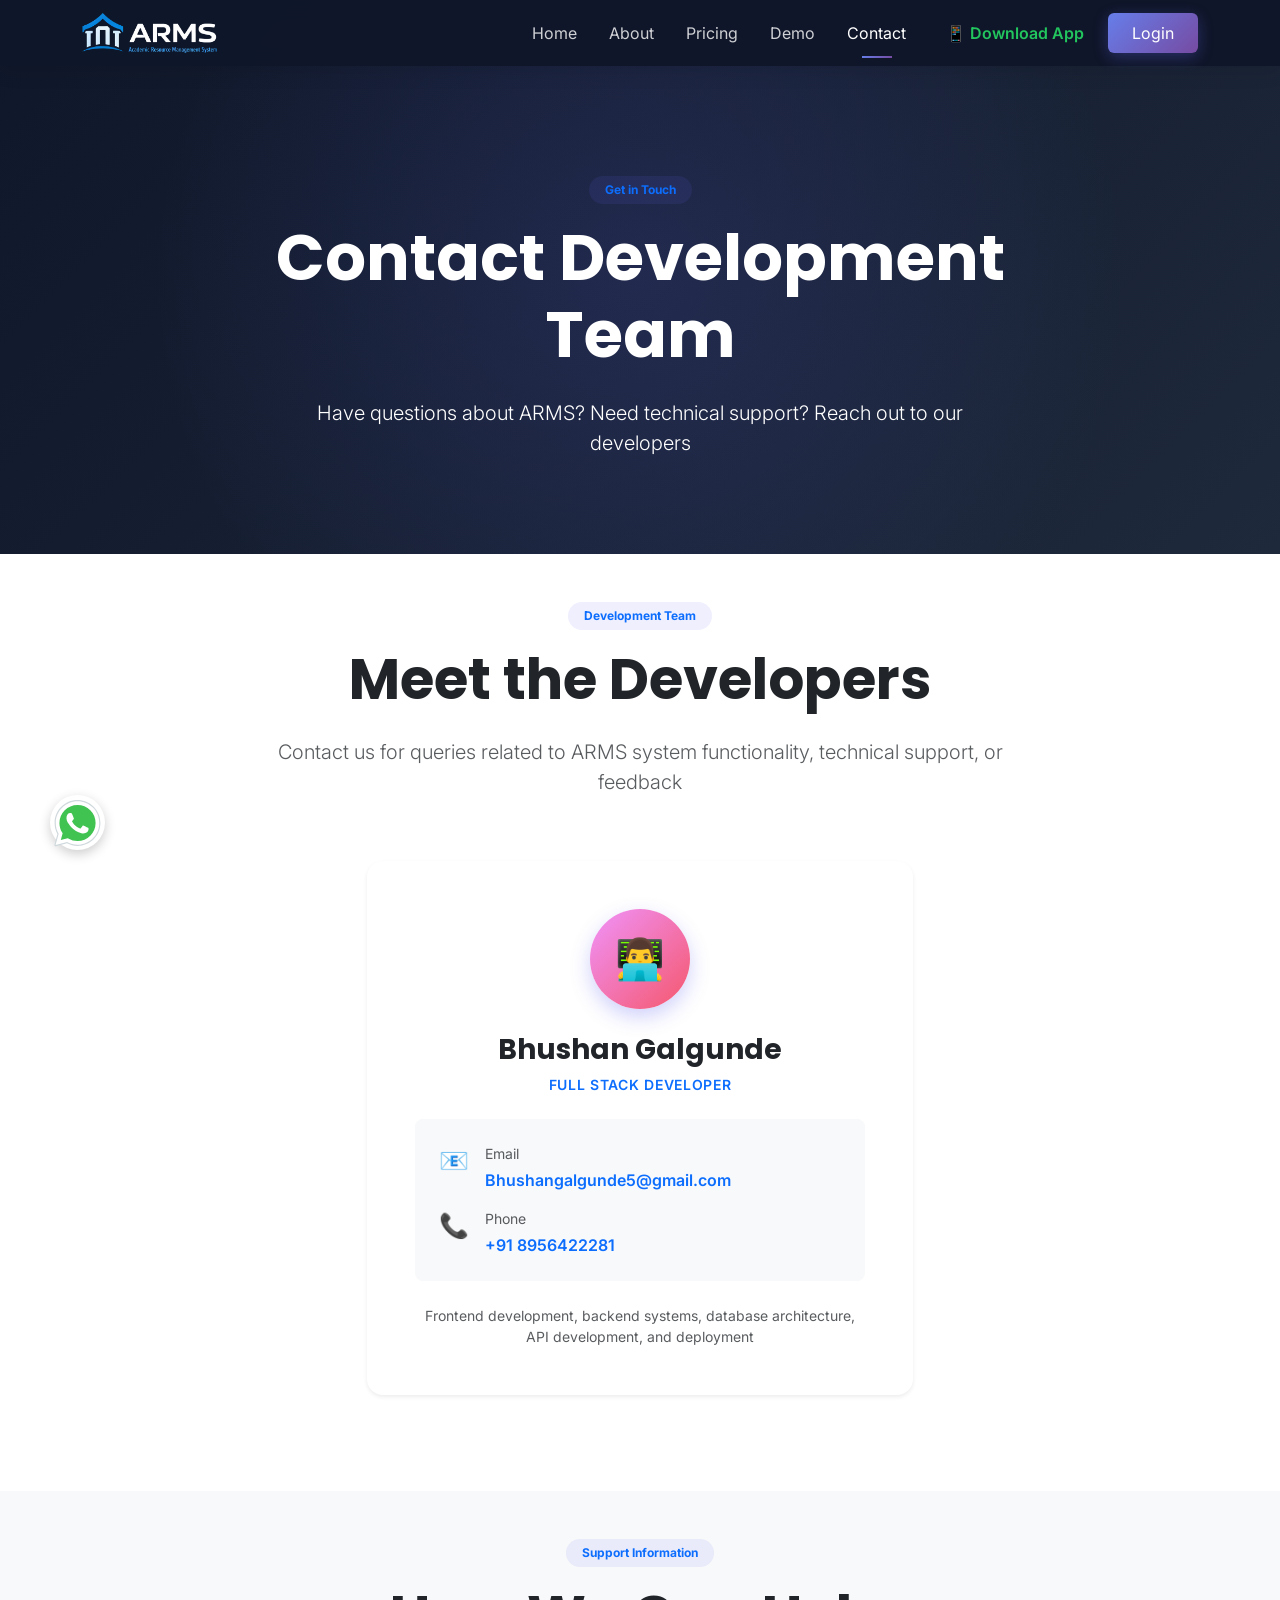
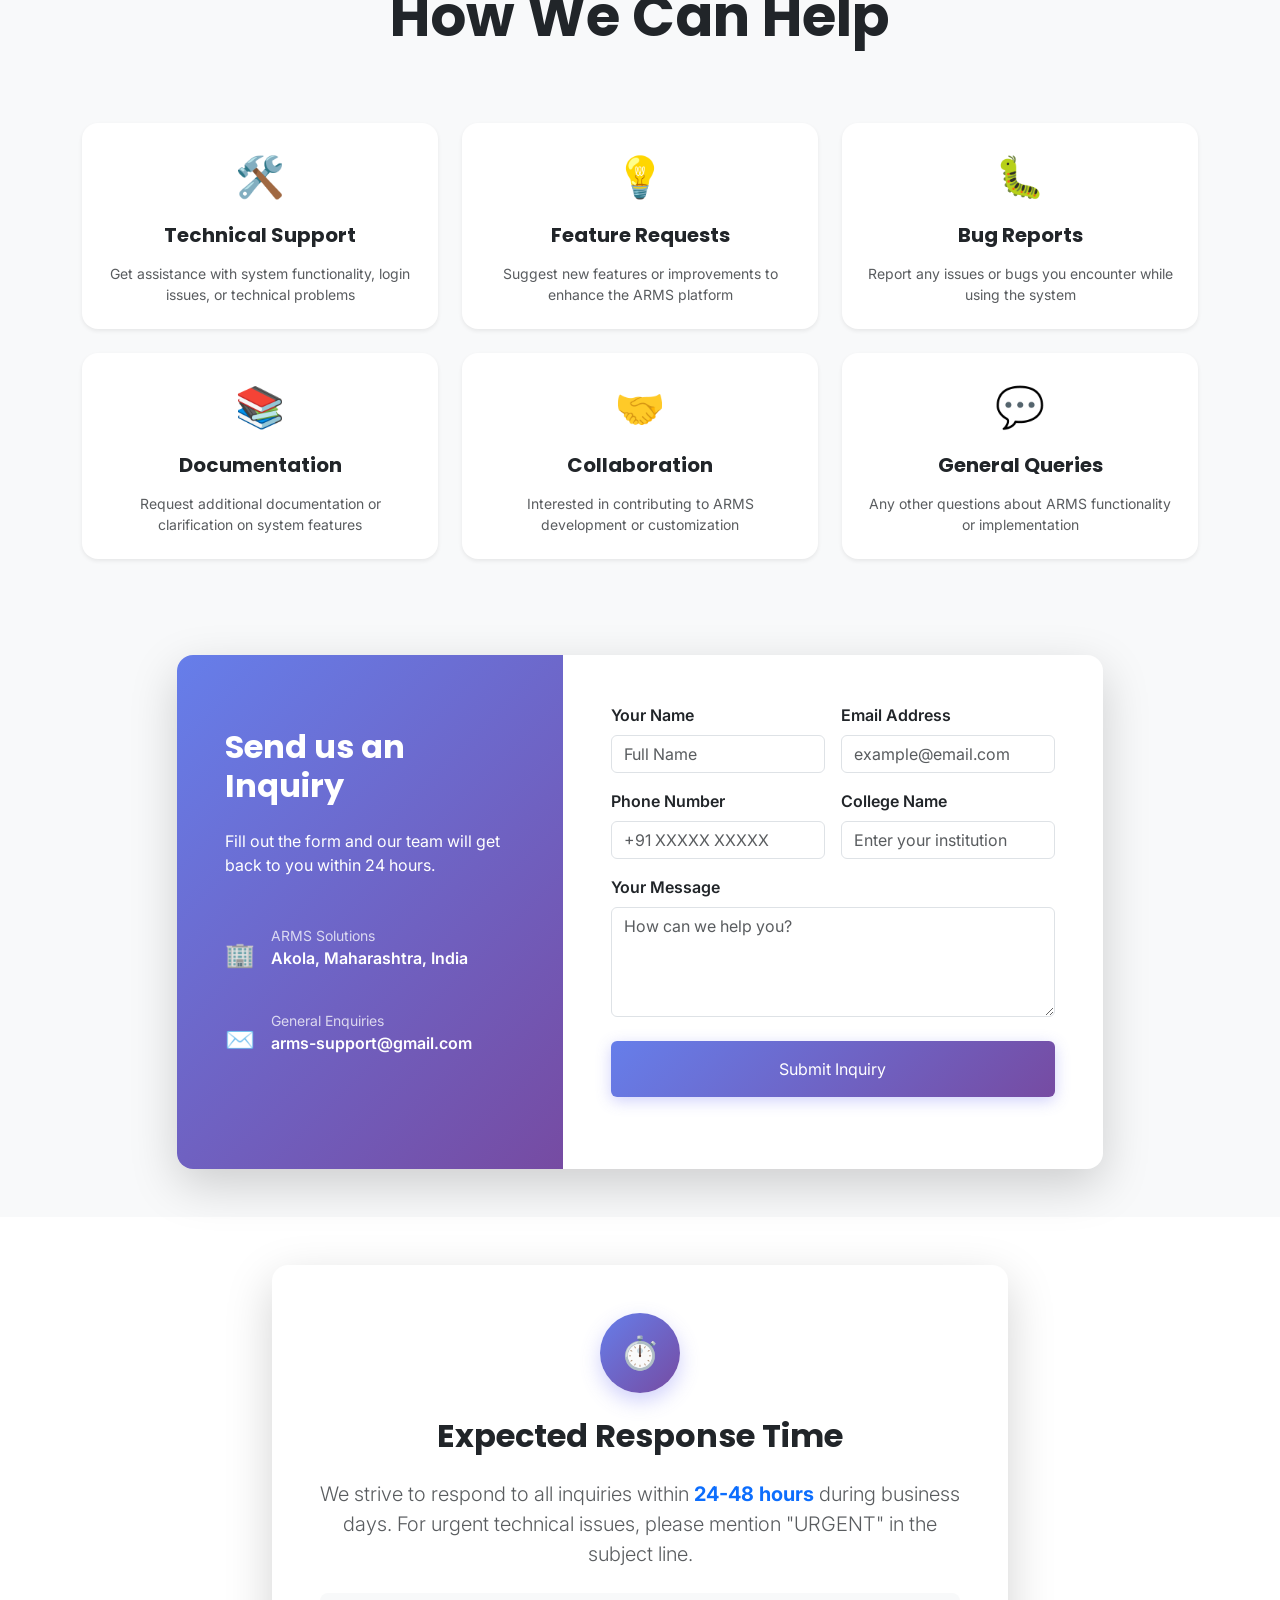
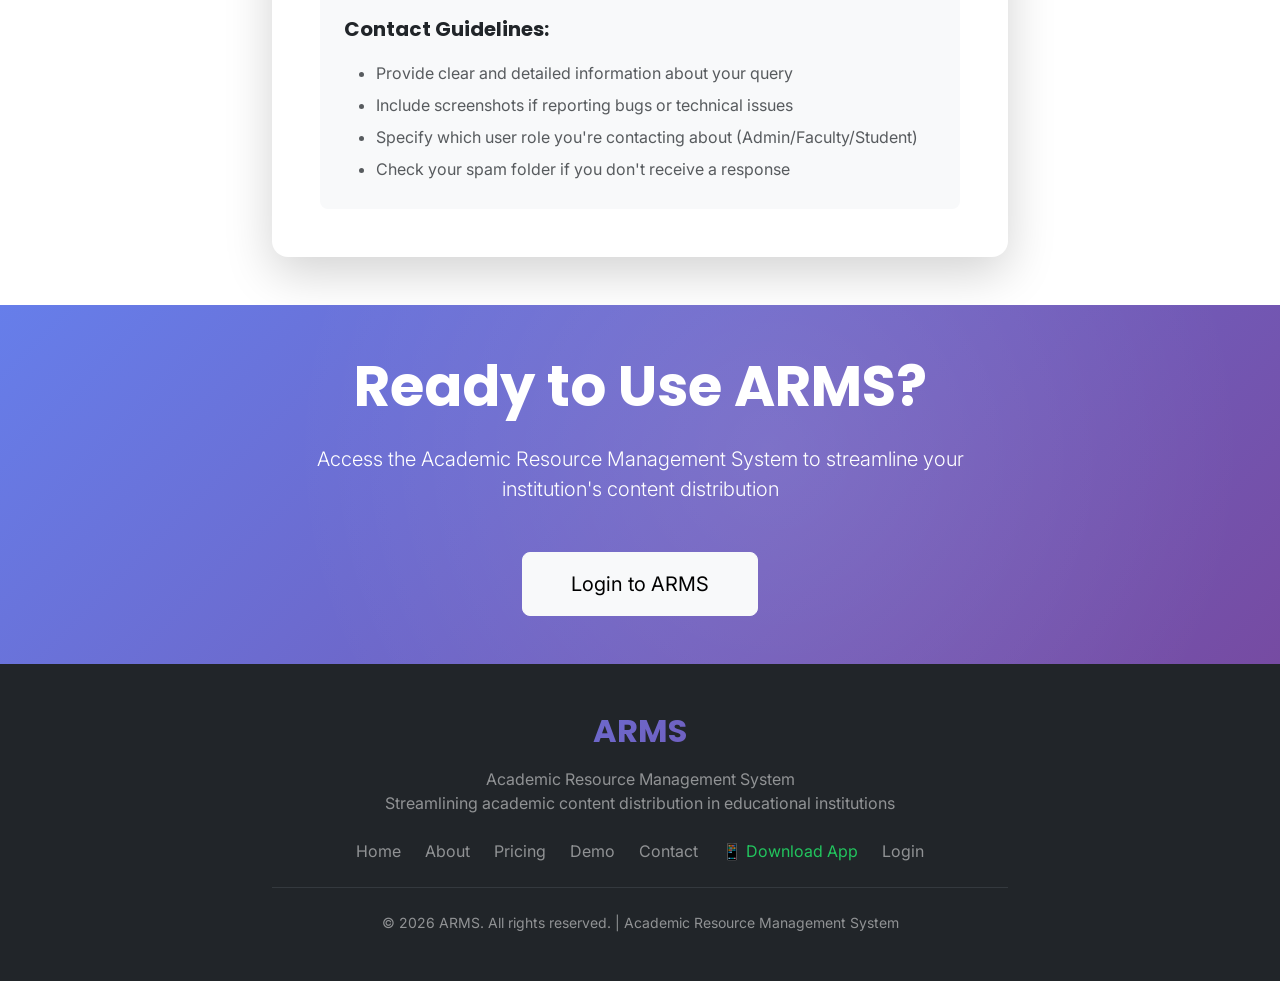
<file: contact.html>
<!DOCTYPE html>
<html lang="en">

<head>
    <meta charset="UTF-8">
    <meta name="viewport" content="width=device-width, initial-scale=1.0">
    <meta http-equiv="X-UA-Compatible" content="IE=edge">

    <title>Contact Developers | ARMS</title>
    <meta name="description"
        content="Contact the ARMS development team for queries, support, or feedback about the Academic Resource Management System.">

    <link rel="icon" type="image/svg+xml" href="logof.png">

    <!-- Bootstrap 5 CSS -->
    <link href="https://cdn.jsdelivr.net/npm/bootstrap@5.3.2/dist/css/bootstrap.min.css" rel="stylesheet">

    <!-- Custom CSS -->
    <link rel="stylesheet" href="style.css">

    <!-- Google Fonts -->
    <link rel="preconnect" href="https://fonts.googleapis.com">
    <link rel="preconnect" href="https://fonts.gstatic.com" crossorigin>
    <link
        href="https://fonts.googleapis.com/css2?family=Inter:wght@300;400;500;600;700;800&family=Poppins:wght@400;500;600;700;800&display=swap"
        rel="stylesheet">
</head>

<body>

    <!-- ==========================================
         NAVIGATION BAR
         ========================================== -->
    <nav class="navbar navbar-expand-lg navbar-dark fixed-top modern-nav">
        <div class="container">
            <a class="navbar-brand d-flex align-items-center" href="index.html">
                <img src="logo.png" alt="ARMS logo" class="img-fluid" style="max-height: 40px;">
            </a>

            <button class="navbar-toggler border-0" type="button" data-bs-toggle="collapse" data-bs-target="#navbarNav"
                aria-controls="navbarNav" aria-expanded="false" aria-label="Toggle navigation">
                <span class="navbar-toggler-icon"></span>
            </button>

            <div class="collapse navbar-collapse" id="navbarNav">
                <ul class="navbar-nav ms-auto align-items-lg-center">
                    <li class="nav-item"><a class="nav-link px-3" href="index.html">Home</a></li>
                    <li class="nav-item"><a class="nav-link px-3" href="about.html">About</a></li>
                    <li class="nav-item"><a class="nav-link px-3" href="pricing.html">Pricing</a></li>
                    <li class="nav-item"><a class="nav-link px-3" href="demo.html">Demo</a></li>
                    <li class="nav-item"><a class="nav-link px-3" href="contact.html">Contact</a></li>
                    <li class="nav-item mt-3 mt-lg-0 ms-lg-2">
                        <a class="nav-link active px-3 fw-semibold" href="download.html" style="color: #22c55e !important;">📱 Download App</a>
                    </li>
                    <li class="nav-item mt-3 mt-lg-0 ms-lg-2">
                        <a class="btn btn-gradient px-4 py-2" href="login.html">Login</a>
                    </li>
                </ul>
            </div>
        </div>
    </nav>

    <!-- ==========================================
         PAGE HEADER
         ========================================== -->
    <section class="page-header bg-gradient-dark text-white text-center py-5 position-relative overflow-hidden">
        <div class="position-absolute top-0 start-0 w-100 h-100"
            style="background: radial-gradient(circle at 50% 50%, rgba(99, 102, 241, 0.15) 0%, transparent 70%);"></div>

        <div class="container position-relative py-5" style="margin-top: 80px;">
            <div class="row justify-content-center">
                <div class="col-lg-8">
                    <span class="badge bg-primary-soft text-primary px-3 py-2 mb-3 rounded-pill">Get in Touch</span>
                    <h1 class="display-3 fw-bold mb-4">Contact Development Team</h1>
                    <p class="lead mb-0">Have questions about ARMS? Need technical support? Reach out to our developers
                    </p>
                </div>
            </div>
        </div>
    </section>

    <!-- ==========================================
         DEVELOPER CONTACT CARDS
         ========================================== -->
    <section class="py-5 py-lg-6">
        <div class="container">
            <div class="row justify-content-center mb-5">
                <div class="col-lg-8 text-center">
                    <span class="badge bg-primary-soft text-primary px-3 py-2 mb-3 rounded-pill">Development Team</span>
                    <h2 class="display-4 fw-bold mb-4">Meet the Developers</h2>
                    <p class="lead text-muted">
                        Contact us for queries related to ARMS system functionality, technical support, or feedback
                    </p>
                </div>
            </div>

            <div class="row g-4 mb-5 justify-content-center">

                <!-- Developer -->
                <div class="col-lg-6" data-aos="fade-up" data-aos-delay="100">
                    <div class="card border-0 shadow-sm h-100">
                        <div class="card-body p-4 p-lg-5 text-center">
                            <div class="feature-icon bg-gradient-secondary text-white rounded-circle d-inline-flex align-items-center justify-content-center mb-4"
                                style="width: 100px; height: 100px;">
                                <span class="fs-1">👨‍💻</span>
                            </div>
                            <h3 class="h3 fw-bold mb-2">Bhushan Galgunde</h3>
                            <p class="text-primary text-uppercase small fw-semibold mb-4 tracking-wider">Full Stack
                                Developer</p>

                            <div class="bg-light rounded-3 p-4 mb-4 text-start">
                                <div class="d-flex align-items-start mb-3">
                                    <div class="fs-4 me-3">📧</div>
                                    <div class="flex-grow-1">
                                        <p class="small text-muted mb-1">Email</p>
                                        <a href="mailto:Bhushangalgunde5@gmail.com"
                                            class="text-primary fw-semibold text-decoration-none">Bhushangalgunde5@gmail.com</a>
                                    </div>
                                </div>
                                <div class="d-flex align-items-start">
                                    <div class="fs-4 me-3">📞</div>
                                    <div class="flex-grow-1">
                                        <p class="small text-muted mb-1">Phone</p>
                                        <a href="tel:+918956422281"
                                            class="text-primary fw-semibold text-decoration-none">+91 8956422281</a>
                                    </div>
                                </div>
                            </div>

                            <p class="text-muted small mb-0">
                                Frontend development, backend systems, database architecture, API development, and deployment
                            </p>
                        </div>
                    </div>
                </div>

            </div>


        </div>
    </section>

    <!-- ==========================================
         SUPPORT INFO
         ========================================== -->
    <section class="py-5 py-lg-6 bg-light">
        <div class="container">
            <div class="row justify-content-center mb-5">
                <div class="col-lg-8 text-center">
                    <span class="badge bg-primary-soft text-primary px-3 py-2 mb-3 rounded-pill">Support
                        Information</span>
                    <h2 class="display-4 fw-bold mb-4">How We Can Help</h2>
                </div>
            </div>

            <div class="row g-4">
                <div class="col-md-6 col-lg-4" data-aos="fade-up">
                    <div class="card border-0 shadow-sm h-100">
                        <div class="card-body p-4 text-center">
                            <div class="fs-1 mb-3">🛠️</div>
                            <h3 class="h5 fw-bold mb-3">Technical Support</h3>
                            <p class="text-muted small mb-0">
                                Get assistance with system functionality, login issues, or technical problems
                            </p>
                        </div>
                    </div>
                </div>

                <div class="col-md-6 col-lg-4" data-aos="fade-up" data-aos-delay="100">
                    <div class="card border-0 shadow-sm h-100">
                        <div class="card-body p-4 text-center">
                            <div class="fs-1 mb-3">💡</div>
                            <h3 class="h5 fw-bold mb-3">Feature Requests</h3>
                            <p class="text-muted small mb-0">
                                Suggest new features or improvements to enhance the ARMS platform
                            </p>
                        </div>
                    </div>
                </div>

                <div class="col-md-6 col-lg-4" data-aos="fade-up" data-aos-delay="200">
                    <div class="card border-0 shadow-sm h-100">
                        <div class="card-body p-4 text-center">
                            <div class="fs-1 mb-3">🐛</div>
                            <h3 class="h5 fw-bold mb-3">Bug Reports</h3>
                            <p class="text-muted small mb-0">
                                Report any issues or bugs you encounter while using the system
                            </p>
                        </div>
                    </div>
                </div>

                <div class="col-md-6 col-lg-4" data-aos="fade-up" data-aos-delay="300">
                    <div class="card border-0 shadow-sm h-100">
                        <div class="card-body p-4 text-center">
                            <div class="fs-1 mb-3">📚</div>
                            <h3 class="h5 fw-bold mb-3">Documentation</h3>
                            <p class="text-muted small mb-0">
                                Request additional documentation or clarification on system features
                            </p>
                        </div>
                    </div>
                </div>

                <div class="col-md-6 col-lg-4" data-aos="fade-up" data-aos-delay="400">
                    <div class="card border-0 shadow-sm h-100">
                        <div class="card-body p-4 text-center">
                            <div class="fs-1 mb-3">🤝</div>
                            <h3 class="h5 fw-bold mb-3">Collaboration</h3>
                            <p class="text-muted small mb-0">
                                Interested in contributing to ARMS development or customization
                            </p>
                        </div>
                    </div>
                </div>

                <div class="col-md-6 col-lg-4" data-aos="fade-up" data-aos-delay="500">
                    <div class="card border-0 shadow-sm h-100">
                        <div class="card-body p-4 text-center">
                            <div class="fs-1 mb-3">💬</div>
                            <h3 class="h5 fw-bold mb-3">General Queries</h3>
                            <p class="text-muted small mb-0">
                                Any other questions about ARMS functionality or implementation
                            </p>
                        </div>
                    </div>
                </div>
            </div>
        </div>
    </section>

    <!-- ==========================================
         INQUIRY FORM SECTION
         ========================================== -->
    <section class="py-5 bg-light">
        <div class="container">
            <div class="row justify-content-center">
                <div class="col-lg-10">
                    <div class="card border-0 shadow-lg overflow-hidden">
                        <div class="row g-0">
                            <div
                                class="col-md-5 bg-gradient-primary text-white p-5 d-flex flex-column justify-content-center">
                                <h2 class="fw-bold mb-4">Send us an Inquiry</h2>
                                <p class="mb-5">Fill out the form and our team will get back to you within 24 hours.</p>

                                <div class="mb-4 d-flex align-items-center">
                                    <div class="fs-4 me-3">🏢</div>
                                    <div>
                                        <p class="small mb-0 opacity-75">ARMS Solutions</p>
                                        <p class="fw-semibold">Akola, Maharashtra, India</p>
                                    </div>
                                </div>

                                <div class="mb-4 d-flex align-items-center">
                                    <div class="fs-4 me-3">✉️</div>
                                    <div>
                                        <p class="small mb-0 opacity-75">General Enquiries</p>
                                        <p class="fw-semibold"><a href="mailto:arms-support@gmail.com"
                                                class="text-white"
                                                style="text-decoration: none;">arms-support@gmail.com</a></p>
                                    </div>
                                </div>
                            </div>

                            <div class="col-md-7 p-5">
                                <form id="inquiryForm">
                                    <div class="row g-3">
                                        <div class="col-md-6">
                                            <label class="form-label fw-semibold">Your Name</label>
                                            <input type="text" id="name" name="name" class="form-control"
                                                placeholder="Full Name" required>
                                        </div>
                                        <div class="col-md-6">
                                            <label class="form-label fw-semibold">Email Address</label>
                                            <input type="email" id="email" name="email" class="form-control"
                                                placeholder="example@email.com" required>
                                        </div>
                                        <div class="col-md-6">
                                            <label class="form-label fw-semibold">Phone Number</label>
                                            <input type="tel" id="phone" name="phone" class="form-control"
                                                placeholder="+91 XXXXX XXXXX" required>
                                        </div>
                                        <div class="col-md-6">
                                            <label class="form-label fw-semibold">College Name</label>
                                            <input type="text" id="collegeName" name="collegeName" class="form-control"
                                                placeholder="Enter your institution" required>
                                        </div>
                                        <div class="col-12">
                                            <label class="form-label fw-semibold">Your Message</label>
                                            <textarea id="message" name="message" class="form-control" rows="4"
                                                placeholder="How can we help you?" required></textarea>
                                        </div>
                                        <div class="col-12 mt-4 text-center">
                                            <button type="submit" id="submitBtn"
                                                class="btn btn-gradient px-5 py-3 w-100">
                                                Submit Inquiry
                                            </button>
                                        </div>
                                    </div>
                                    <div id="formResponse" class="mt-4"></div>
                                </form>
                            </div>
                        </div>
                    </div>
                </div>
            </div>
        </div>
    </section>


    <!-- ==========================================
         RESPONSE TIME
         ========================================== -->
    <section class="py-5 py-lg-6">
        <div class="container">
            <div class="row justify-content-center">
                <div class="col-lg-8">
                    <div class="card border-0 shadow-lg" data-aos="fade-up">
                        <div class="card-body p-4 p-lg-5 text-center">
                            <div class="feature-icon bg-gradient-primary text-white rounded-circle d-inline-flex align-items-center justify-content-center mb-4"
                                style="width: 80px; height: 80px;">
                                <span class="fs-2">⏱️</span>
                            </div>
                            <h3 class="h2 fw-bold mb-4">Expected Response Time</h3>
                            <p class="lead text-muted mb-4">
                                We strive to respond to all inquiries within <span class="text-primary fw-bold">24-48
                                    hours</span> during business days. For urgent technical issues, please mention
                                "URGENT" in the subject line.
                            </p>
                            <div class="bg-light rounded-3 p-4 text-start">
                                <h4 class="h5 fw-bold mb-3">Contact Guidelines:</h4>
                                <ul class="text-muted lh-lg mb-0">
                                    <li>Provide clear and detailed information about your query</li>
                                    <li>Include screenshots if reporting bugs or technical issues</li>
                                    <li>Specify which user role you're contacting about (Admin/Faculty/Student)</li>
                                    <li>Check your spam folder if you don't receive a response</li>
                                </ul>
                            </div>
                        </div>
                    </div>
                </div>
            </div>
        </div>
    </section>

    <!-- ==========================================
         CTA SECTION
         ========================================== -->
    <section class="py-5 py-lg-6 bg-gradient-primary text-white position-relative overflow-hidden">
        <div class="position-absolute top-0 start-0 w-100 h-100"
            style="background: radial-gradient(circle at 60% 40%, rgba(255, 255, 255, 0.1) 0%, transparent 60%);"></div>

        <div class="container position-relative">
            <div class="row justify-content-center text-center">
                <div class="col-lg-8">
                    <h2 class="display-4 fw-bold mb-4" data-aos="fade-up">Ready to Use ARMS?</h2>
                    <p class="lead mb-5" data-aos="fade-up" data-aos-delay="100">
                        Access the Academic Resource Management System to streamline your institution's content
                        distribution
                    </p>
                    <div data-aos="fade-up" data-aos-delay="200">
                        <a href="login.html" class="btn btn-light btn-lg px-5 py-3">Login to ARMS</a>
                    </div>
                </div>
            </div>
        </div>
    </section>

    <!-- ==========================================
         FOOTER
         ========================================== -->
   <footer class="bg-dark text-white py-5">
        <div class="container">
            <div class="row justify-content-center text-center">
                <div class="col-lg-8">
                    <h3 class="h2 fw-bold mb-3 text-gradient">ARMS</h3>
                    <p class="text-white-50 mb-4">
                        Academic Resource Management System<br>
                        Streamlining academic content distribution in educational institutions
                    </p>

                    <div class="d-flex flex-wrap justify-content-center gap-4 mb-4">
                        <a href="index.html" class="text-white-50 text-decoration-none hover-primary">Home</a>
                        <a href="about.html" class="text-white-50 text-decoration-none hover-primary">About</a>
                        <a href="pricing.html" class="text-white-50 text-decoration-none hover-primary">Pricing</a>
                        <a href="demo.html" class="text-white-50 text-decoration-none hover-primary">Demo</a>
                        <a href="contact.html" class="text-white-50 text-decoration-none hover-primary">Contact</a>
                        <a href="download.html" class="text-white-50 text-decoration-none hover-primary" style="color: #22c55e !important;">📱 Download App</a>
                        <a href="login.html" class="text-white-50 text-decoration-none hover-primary">Login</a>
                    </div>

                    <hr class="border-secondary my-4">

                    <p class="text-white-50 small mb-0">
                        &copy; 2026 ARMS. All rights reserved. | Academic Resource Management System
                    </p>
                </div>
            </div>
        </div>
    </footer>
    <!-- FLOATING WHATSAPP -->
    <a class="whatsapp-float"
        href="https://wa.me/918956422281?text=Hello%2C%20we%20would%20like%20to%20implement%20ARMS%20for%20our%20college.%0A%0APlease%20guide%20us%20on%20the%20next%20steps."
        target="_blank"><svg xmlns="http://www.w3.org/2000/svg" x="0px" y="0px" width="100" height="100"
            viewBox="0 0 48 48">
            <path fill="#fff"
                d="M4.868,43.803c-0.132,0-0.26-0.052-0.355-0.148c-0.125-0.127-0.174-0.312-0.127-0.483l2.639-9.636c-1.636-2.906-2.499-6.206-2.497-9.556C4.532,13.238,13.273,4.5,24.014,4.5c5.21,0.002,10.105,2.031,13.784,5.713c3.679,3.683,5.704,8.577,5.702,13.781c-0.004,10.741-8.746,19.48-19.486,19.48c-3.189-0.001-6.344-0.788-9.144-2.277l-9.875,2.589C4.953,43.798,4.911,43.803,4.868,43.803z">
            </path>
            <path fill="#fff"
                d="M4.868,43.303l2.694-9.835C5.9,30.59,5.026,27.324,5.027,23.979C5.032,13.514,13.548,5,24.014,5c5.079,0.002,9.845,1.979,13.43,5.566c3.584,3.588,5.558,8.356,5.556,13.428c-0.004,10.465-8.522,18.98-18.986,18.98c-0.001,0,0,0,0,0h-0.008c-3.177-0.001-6.3-0.798-9.073-2.311L4.868,43.303z">
            </path>
            <path fill="#cfd8dc"
                d="M24.014,5c5.079,0.002,9.845,1.979,13.43,5.566c3.584,3.588,5.558,8.356,5.556,13.428c-0.004,10.465-8.522,18.98-18.986,18.98h-0.008c-3.177-0.001-6.3-0.798-9.073-2.311L4.868,43.303l2.694-9.835C5.9,30.59,5.026,27.324,5.027,23.979C5.032,13.514,13.548,5,24.014,5 M24.014,42.974C24.014,42.974,24.014,42.974,24.014,42.974C24.014,42.974,24.014,42.974,24.014,42.974 M24.014,42.974C24.014,42.974,24.014,42.974,24.014,42.974C24.014,42.974,24.014,42.974,24.014,42.974 M24.014,4C24.014,4,24.014,4,24.014,4C12.998,4,4.032,12.962,4.027,23.979c-0.001,3.367,0.849,6.685,2.461,9.622l-2.585,9.439c-0.094,0.345,0.002,0.713,0.254,0.967c0.19,0.192,0.447,0.297,0.711,0.297c0.085,0,0.17-0.011,0.254-0.033l9.687-2.54c2.828,1.468,5.998,2.243,9.197,2.244c11.024,0,19.99-8.963,19.995-19.98c0.002-5.339-2.075-10.359-5.848-14.135C34.378,6.083,29.357,4.002,24.014,4L24.014,4z">
            </path>
            <path fill="#40c351"
                d="M35.176,12.832c-2.98-2.982-6.941-4.625-11.157-4.626c-8.704,0-15.783,7.076-15.787,15.774c-0.001,2.981,0.833,5.883,2.413,8.396l0.376,0.597l-1.595,5.821l5.973-1.566l0.577,0.342c2.422,1.438,5.2,2.198,8.032,2.199h0.006c8.698,0,15.777-7.077,15.78-15.776C39.795,19.778,38.156,15.814,35.176,12.832z">
            </path>
            <path fill="#fff" fill-rule="evenodd"
                d="M19.268,16.045c-0.355-0.79-0.729-0.806-1.068-0.82c-0.277-0.012-0.593-0.011-0.909-0.011c-0.316,0-0.83,0.119-1.265,0.594c-0.435,0.475-1.661,1.622-1.661,3.956c0,2.334,1.7,4.59,1.937,4.906c0.237,0.316,3.282,5.259,8.104,7.161c4.007,1.58,4.823,1.266,5.693,1.187c0.87-0.079,2.807-1.147,3.202-2.255c0.395-1.108,0.395-2.057,0.277-2.255c-0.119-0.198-0.435-0.316-0.909-0.554s-2.807-1.385-3.242-1.543c-0.435-0.158-0.751-0.237-1.068,0.238c-0.316,0.474-1.225,1.543-1.502,1.859c-0.277,0.317-0.554,0.357-1.028,0.119c-0.474-0.238-2.002-0.738-3.815-2.354c-1.41-1.257-2.362-2.81-2.639-3.285c-0.277-0.474-0.03-0.731,0.208-0.968c0.213-0.213,0.474-0.554,0.712-0.831c0.237-0.277,0.316-0.475,0.474-0.791c0.158-0.317,0.079-0.594-0.04-0.831C20.612,19.329,19.69,16.983,19.268,16.045z"
                clip-rule="evenodd"></path>
        </svg></a>


    <!-- Bootstrap 5 JS Bundle -->
    <script src="https://cdn.jsdelivr.net/npm/bootstrap@5.3.2/dist/js/bootstrap.bundle.min.js"></script>

    <!-- Custom JS -->
    <script src="main.js"></script>

</body>

</html>
</file>
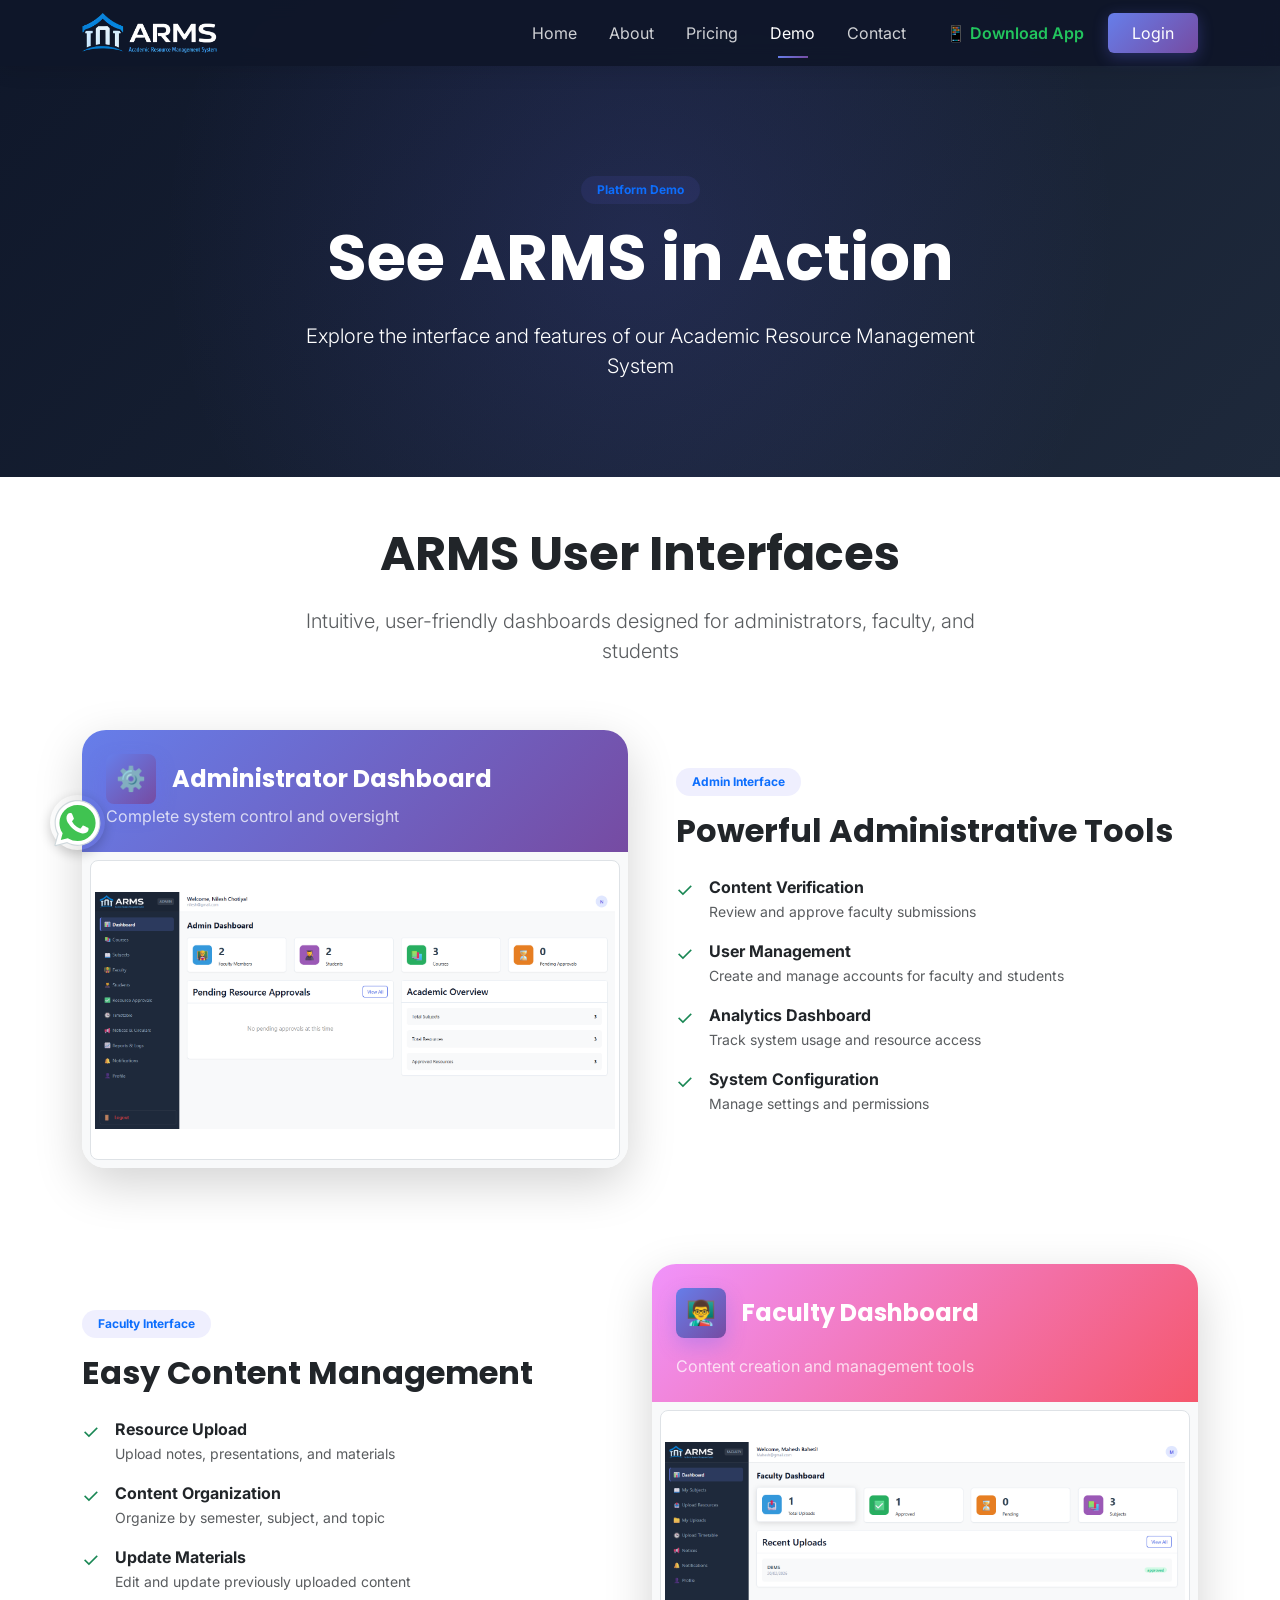
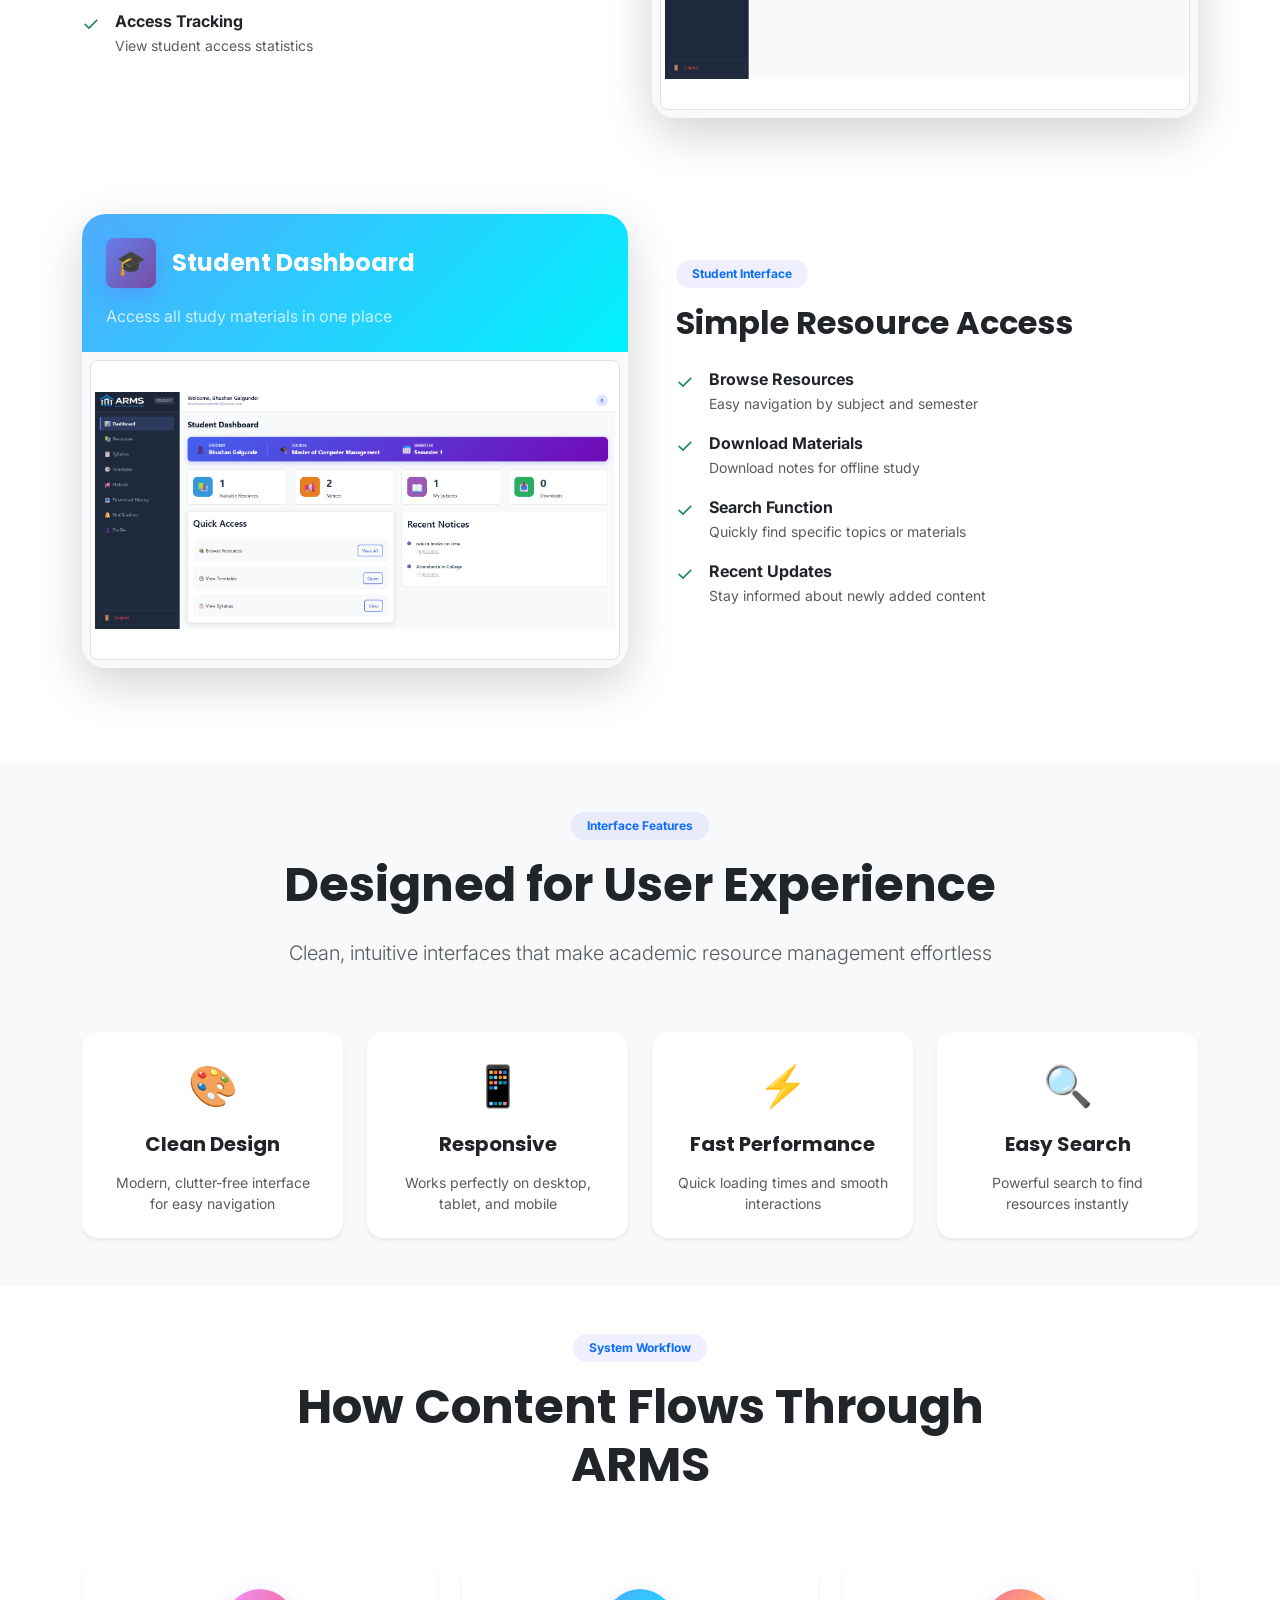
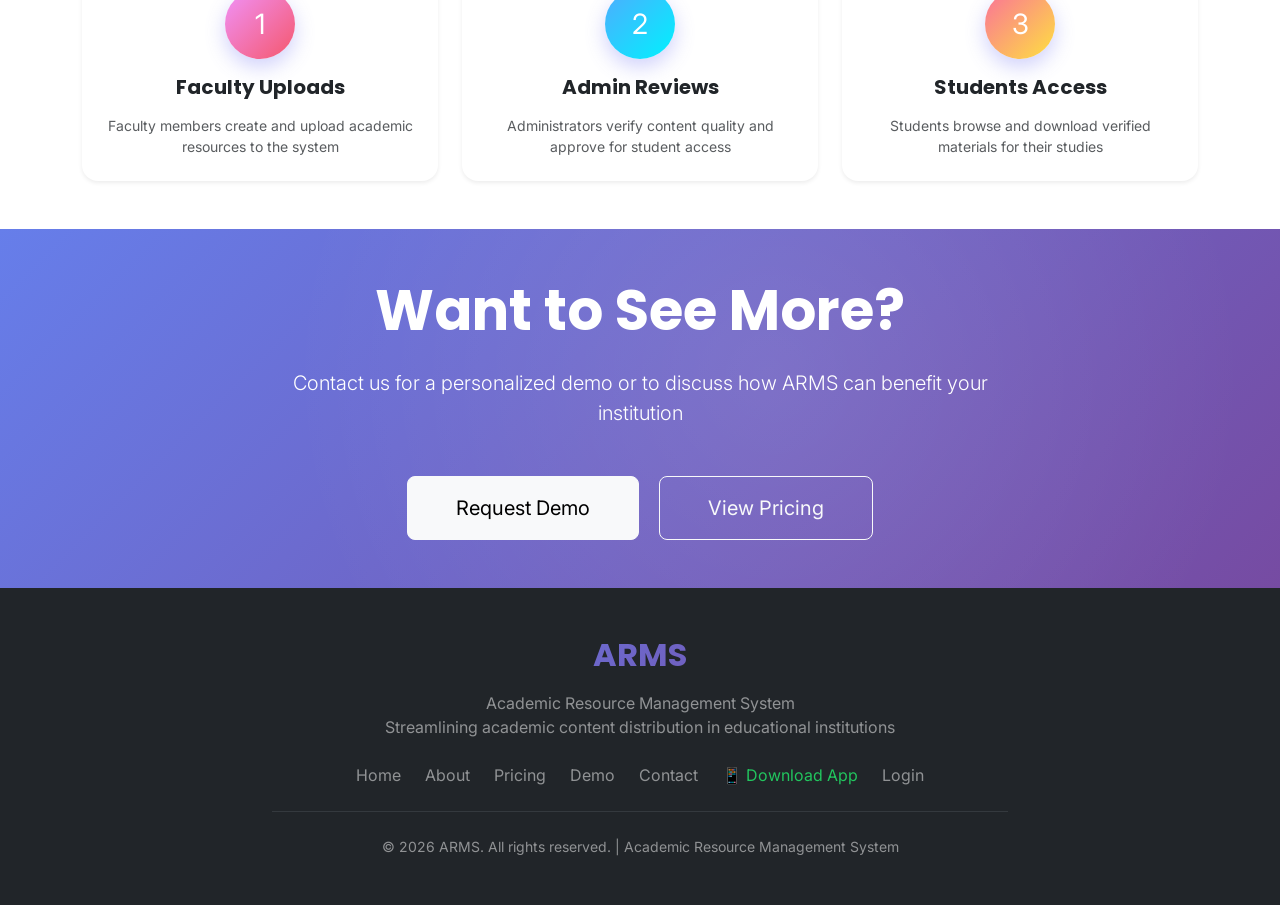
<file: demo.html>
<!DOCTYPE html>
<html lang="en">

<head>
    <meta charset="UTF-8">
    <meta name="viewport" content="width=device-width, initial-scale=1.0">
    <meta http-equiv="X-UA-Compatible" content="IE=edge">
    
    <title>Demo & Screenshots | ARMS</title>
    <meta name="description" content="Explore ARMS interface through screenshots and demos. See how the Academic Resource Management System works.">
    
    <link rel="icon" type="image/svg+xml"
        href="logof.png">
    
    <!-- Bootstrap 5 CSS -->
    <link href="https://cdn.jsdelivr.net/npm/bootstrap@5.3.2/dist/css/bootstrap.min.css" rel="stylesheet">
    
    <!-- Custom CSS -->
    <link rel="stylesheet" href="style.css">
    
    <!-- Google Fonts -->
    <link rel="preconnect" href="https://fonts.googleapis.com">
    <link rel="preconnect" href="https://fonts.gstatic.com" crossorigin>
    <link href="https://fonts.googleapis.com/css2?family=Inter:wght@300;400;500;600;700;800&family=Poppins:wght@400;500;600;700;800&display=swap" rel="stylesheet">
</head>

<body>
    
    <!-- ==========================================
         NAVIGATION BAR
         ========================================== -->
    <nav class="navbar navbar-expand-lg navbar-dark fixed-top modern-nav">
        <div class="container">
            <a class="navbar-brand d-flex align-items-center" href="index.html">
                <img src="logo.png" alt="ARMS logo" class="img-fluid" style="max-height: 40px;">
            </a>

            <button class="navbar-toggler border-0" type="button" data-bs-toggle="collapse" data-bs-target="#navbarNav"
                aria-controls="navbarNav" aria-expanded="false" aria-label="Toggle navigation">
                <span class="navbar-toggler-icon"></span>
            </button>

            <div class="collapse navbar-collapse" id="navbarNav">
                <ul class="navbar-nav ms-auto align-items-lg-center">
                    <li class="nav-item"><a class="nav-link px-3" href="index.html">Home</a></li>
                    <li class="nav-item"><a class="nav-link px-3" href="about.html">About</a></li>
                    <li class="nav-item"><a class="nav-link px-3" href="pricing.html">Pricing</a></li>
                    <li class="nav-item"><a class="nav-link px-3" href="demo.html">Demo</a></li>
                    <li class="nav-item"><a class="nav-link px-3" href="contact.html">Contact</a></li>
                    <li class="nav-item mt-3 mt-lg-0 ms-lg-2">
                        <a class="nav-link active px-3 fw-semibold" href="download.html" style="color: #22c55e !important;">📱 Download App</a>
                    </li>
                    <li class="nav-item mt-3 mt-lg-0 ms-lg-2">
                        <a class="btn btn-gradient px-4 py-2" href="login.html">Login</a>
                    </li>
                </ul>
            </div>
        </div>
    </nav>
    
    <!-- ==========================================
         PAGE HEADER
         ========================================== -->
    <section class="page-header bg-gradient-dark text-white text-center py-5 position-relative overflow-hidden">
        <div class="position-absolute top-0 start-0 w-100 h-100" style="background: radial-gradient(circle at 50% 50%, rgba(99, 102, 241, 0.15) 0%, transparent 70%);"></div>
        
        <div class="container position-relative py-5" style="margin-top: 80px;">
            <div class="row justify-content-center">
                <div class="col-lg-8">
                    <span class="badge bg-primary-soft text-primary px-3 py-2 mb-3 rounded-pill">Platform Demo</span>
                    <h1 class="display-3 fw-bold mb-4">See ARMS in Action</h1>
                    <p class="lead mb-0">Explore the interface and features of our Academic Resource Management System</p>
                </div>
            </div>
        </div>
    </section>
    
    <!-- ==========================================
         INTERFACE OVERVIEW
         ========================================== -->
    <section class="py-5 py-lg-6">
        <div class="container">
            <div class="row justify-content-center mb-5">
                <div class="col-lg-8 text-center">
                    <h2 class="display-5 fw-bold mb-4">ARMS User Interfaces</h2>
                    <p class="lead text-muted">
                        Intuitive, user-friendly dashboards designed for administrators, faculty, and students
                    </p>
                </div>
            </div>
            
            <!-- Admin Dashboard -->
            <div class="row align-items-center mb-5 pb-5" data-aos="fade-up">
                <div class="col-lg-6 mb-4 mb-lg-0">
                    <div class="card border-0 shadow-lg rounded-4 overflow-hidden">
                        <div class="card-body p-0">
                            <div class="bg-gradient-primary text-white p-4">
                                <div class="d-flex align-items-center mb-0">
                                    <div class="feature-icon bg-white bg-opacity-25 text-white rounded-3 d-inline-flex align-items-center justify-content-center me-3" style="width: 50px; height: 50px;">
                                        <span class="fs-4">⚙️</span>
                                    </div>
                                    <h3 class="h4 fw-bold mb-0">Administrator Dashboard</h3>
                                </div>
                                <p class="mb-0 opacity-75">Complete system control and oversight</p>
                            </div>
                            <div class="p-2 bg-light align-items-center justify-content-center">
                                <div class="placeholder-screenshot bg-white border rounded-3 p-1 text-center d-flex align-items-center justify-content-center" style="min-height: 300px;">
                                    
                                       <a href="adminDash.png"> <img src="adminDash.png" alt="Administrator Dashboard" class="img-fluid mx-auto" loading="lazy"></a>
                                    
                                </div>
                            </div>
                        </div>
                    </div>
                </div>
                <div class="col-lg-6">
                    <div class="ps-lg-4">
                        <span class="badge bg-primary-soft text-primary px-3 py-2 mb-3 rounded-pill">Admin Interface</span>
                        <h3 class="h2 fw-bold mb-4">Powerful Administrative Tools</h3>
                        <ul class="list-unstyled">
                            <li class="mb-3 d-flex align-items-start">
                                <span class="text-success me-3 fs-5">✓</span>
                                <div>
                                    <strong class="d-block">Content Verification</strong>
                                    <span class="text-muted small">Review and approve faculty submissions</span>
                                </div>
                            </li>
                            <li class="mb-3 d-flex align-items-start">
                                <span class="text-success me-3 fs-5">✓</span>
                                <div>
                                    <strong class="d-block">User Management</strong>
                                    <span class="text-muted small">Create and manage accounts for faculty and students</span>
                                </div>
                            </li>
                            <li class="mb-3 d-flex align-items-start">
                                <span class="text-success me-3 fs-5">✓</span>
                                <div>
                                    <strong class="d-block">Analytics Dashboard</strong>
                                    <span class="text-muted small">Track system usage and resource access</span>
                                </div>
                            </li>
                            <li class="mb-3 d-flex align-items-start">
                                <span class="text-success me-3 fs-5">✓</span>
                                <div>
                                    <strong class="d-block">System Configuration</strong>
                                    <span class="text-muted small">Manage settings and permissions</span>
                                </div>
                            </li>
                        </ul>
                    </div>
                </div>
            </div>
            
            <!-- Faculty Dashboard -->
            <div class="row align-items-center mb-5 pb-5 flex-lg-row-reverse" data-aos="fade-up" data-aos-delay="100">
                <div class="col-lg-6 mb-4 mb-lg-0">
                    <div class="card border-0 shadow-lg rounded-4 overflow-hidden">
                        <div class="card-body p-0">
                            <div class="bg-gradient-secondary text-white p-4">
                                <div class="d-flex align-items-center mb-3">
                                    <div class="feature-icon bg-white bg-opacity-25 text-white rounded-3 d-inline-flex align-items-center justify-content-center me-3" style="width: 50px; height: 50px;">
                                        <span class="fs-4">👨‍🏫</span>
                                    </div>
                                    <h3 class="h4 fw-bold mb-0">Faculty Dashboard</h3>
                                </div>
                                <p class="mb-0 opacity-75">Content creation and management tools</p>
                            </div>
                           <div class="p-2 bg-light align-items-center justify-content-center">
                                <div class="placeholder-screenshot bg-white border rounded-3 p-1 text-center d-flex align-items-center justify-content-center" style="min-height: 300px;">
                                    
                                       <a href="facultyDash.png"> <img src="facultyDash.png" alt="Faculty Dashboard" class="img-fluid mx-auto" loading="lazy"></a>
                                    
                                </div>
                            </div>
                        </div>
                    </div>
                </div>
                <div class="col-lg-6">
                    <div class="pe-lg-4">
                        <span class="badge bg-primary-soft text-primary px-3 py-2 mb-3 rounded-pill">Faculty Interface</span>
                        <h3 class="h2 fw-bold mb-4">Easy Content Management</h3>
                        <ul class="list-unstyled">
                            <li class="mb-3 d-flex align-items-start">
                                <span class="text-success me-3 fs-5">✓</span>
                                <div>
                                    <strong class="d-block">Resource Upload</strong>
                                    <span class="text-muted small">Upload notes, presentations, and materials</span>
                                </div>
                            </li>
                            <li class="mb-3 d-flex align-items-start">
                                <span class="text-success me-3 fs-5">✓</span>
                                <div>
                                    <strong class="d-block">Content Organization</strong>
                                    <span class="text-muted small">Organize by semester, subject, and topic</span>
                                </div>
                            </li>
                            <li class="mb-3 d-flex align-items-start">
                                <span class="text-success me-3 fs-5">✓</span>
                                <div>
                                    <strong class="d-block">Update Materials</strong>
                                    <span class="text-muted small">Edit and update previously uploaded content</span>
                                </div>
                            </li>
                            <li class="mb-3 d-flex align-items-start">
                                <span class="text-success me-3 fs-5">✓</span>
                                <div>
                                    <strong class="d-block">Access Tracking</strong>
                                    <span class="text-muted small">View student access statistics</span>
                                </div>
                            </li>
                        </ul>
                    </div>
                </div>
            </div>
            
            <!-- Student Dashboard -->
            <div class="row align-items-center mb-5" data-aos="fade-up" data-aos-delay="200">
                <div class="col-lg-6 mb-4 mb-lg-0">
                    <div class="card border-0 shadow-lg rounded-4 overflow-hidden">
                        <div class="card-body p-0">
                            <div class="bg-gradient-info text-white p-4">
                                <div class="d-flex align-items-center mb-3">
                                    <div class="feature-icon bg-white bg-opacity-25 text-white rounded-3 d-inline-flex align-items-center justify-content-center me-3" style="width: 50px; height: 50px;">
                                        <span class="fs-4">🎓</span>
                                    </div>
                                    <h3 class="h4 fw-bold mb-0">Student Dashboard</h3>
                                </div>
                                <p class="mb-0 opacity-75">Access all study materials in one place</p>
                            </div>
                            <div class="p-2 bg-light align-items-center justify-content-center">
                                <div class="placeholder-screenshot bg-white border rounded-3 p-1 text-center d-flex align-items-center justify-content-center" style="min-height: 300px;">
                                    
                                       <a href="studentDash.png"> <img src="studentDash.png" alt="Student Dashboard" class="img-fluid mx-auto" loading="lazy"></a>
                                    
                                </div>
                            </div>
                        </div>
                    </div>
                </div>
                <div class="col-lg-6">
                    <div class="ps-lg-4">
                        <span class="badge bg-primary-soft text-primary px-3 py-2 mb-3 rounded-pill">Student Interface</span>
                        <h3 class="h2 fw-bold mb-4">Simple Resource Access</h3>
                        <ul class="list-unstyled">
                            <li class="mb-3 d-flex align-items-start">
                                <span class="text-success me-3 fs-5">✓</span>
                                <div>
                                    <strong class="d-block">Browse Resources</strong>
                                    <span class="text-muted small">Easy navigation by subject and semester</span>
                                </div>
                            </li>
                            <li class="mb-3 d-flex align-items-start">
                                <span class="text-success me-3 fs-5">✓</span>
                                <div>
                                    <strong class="d-block">Download Materials</strong>
                                    <span class="text-muted small">Download notes for offline study</span>
                                </div>
                            </li>
                            <li class="mb-3 d-flex align-items-start">
                                <span class="text-success me-3 fs-5">✓</span>
                                <div>
                                    <strong class="d-block">Search Function</strong>
                                    <span class="text-muted small">Quickly find specific topics or materials</span>
                                </div>
                            </li>
                            <li class="mb-3 d-flex align-items-start">
                                <span class="text-success me-3 fs-5">✓</span>
                                <div>
                                    <strong class="d-block">Recent Updates</strong>
                                    <span class="text-muted small">Stay informed about newly added content</span>
                                </div>
                            </li>
                        </ul>
                    </div>
                </div>
            </div>
        </div>
    </section>
    
    <!-- ==========================================
         KEY FEATURES SHOWCASE
         ========================================== -->
    <section class="py-5 py-lg-6 bg-light">
        <div class="container">
            <div class="row justify-content-center mb-5">
                <div class="col-lg-8 text-center">
                    <span class="badge bg-primary-soft text-primary px-3 py-2 mb-3 rounded-pill">Interface Features</span>
                    <h2 class="display-5 fw-bold mb-4">Designed for User Experience</h2>
                    <p class="lead text-muted">
                        Clean, intuitive interfaces that make academic resource management effortless
                    </p>
                </div>
            </div>
            
            <div class="row g-4">
                <div class="col-md-6 col-lg-3" data-aos="fade-up">
                    <div class="card border-0 shadow-sm h-100 text-center">
                        <div class="card-body p-4">
                            <div class="fs-1 mb-3">🎨</div>
                            <h5 class="fw-bold mb-3">Clean Design</h5>
                            <p class="text-muted small mb-0">
                                Modern, clutter-free interface for easy navigation
                            </p>
                        </div>
                    </div>
                </div>
                
                <div class="col-md-6 col-lg-3" data-aos="fade-up" data-aos-delay="100">
                    <div class="card border-0 shadow-sm h-100 text-center">
                        <div class="card-body p-4">
                            <div class="fs-1 mb-3">📱</div>
                            <h5 class="fw-bold mb-3">Responsive</h5>
                            <p class="text-muted small mb-0">
                                Works perfectly on desktop, tablet, and mobile
                            </p>
                        </div>
                    </div>
                </div>
                
                <div class="col-md-6 col-lg-3" data-aos="fade-up" data-aos-delay="200">
                    <div class="card border-0 shadow-sm h-100 text-center">
                        <div class="card-body p-4">
                            <div class="fs-1 mb-3">⚡</div>
                            <h5 class="fw-bold mb-3">Fast Performance</h5>
                            <p class="text-muted small mb-0">
                                Quick loading times and smooth interactions
                            </p>
                        </div>
                    </div>
                </div>
                
                <div class="col-md-6 col-lg-3" data-aos="fade-up" data-aos-delay="300">
                    <div class="card border-0 shadow-sm h-100 text-center">
                        <div class="card-body p-4">
                            <div class="fs-1 mb-3">🔍</div>
                            <h5 class="fw-bold mb-3">Easy Search</h5>
                            <p class="text-muted small mb-0">
                                Powerful search to find resources instantly
                            </p>
                        </div>
                    </div>
                </div>
            </div>
        </div>
    </section>
    
    <!-- ==========================================
         WORKFLOW VISUALIZATION
         ========================================== -->
    <section class="py-5 py-lg-6">
        <div class="container">
            <div class="row justify-content-center mb-5">
                <div class="col-lg-8 text-center">
                    <span class="badge bg-primary-soft text-primary px-3 py-2 mb-3 rounded-pill">System Workflow</span>
                    <h2 class="display-5 fw-bold mb-4">How Content Flows Through ARMS</h2>
                </div>
            </div>
            
            <div class="row g-4 align-items-center">
                <div class="col-lg-4" data-aos="fade-right">
                    <div class="card border-0 shadow-sm">
                        <div class="card-body p-4 text-center">
                            <div class="feature-icon bg-gradient-secondary text-white rounded-circle d-inline-flex align-items-center justify-content-center mb-3" style="width: 70px; height: 70px;">
                                <span class="fs-3">1</span>
                            </div>
                            <h5 class="fw-bold mb-3">Faculty Uploads</h5>
                            <p class="text-muted small mb-0">
                                Faculty members create and upload academic resources to the system
                            </p>
                        </div>
                    </div>
                </div>
                
                <div class="col-lg-4" data-aos="fade-up">
                    <div class="card border-0 shadow-sm">
                        <div class="card-body p-4 text-center">
                            <div class="feature-icon bg-gradient-info text-white rounded-circle d-inline-flex align-items-center justify-content-center mb-3" style="width: 70px; height: 70px;">
                                <span class="fs-3">2</span>
                            </div>
                            <h5 class="fw-bold mb-3">Admin Reviews</h5>
                            <p class="text-muted small mb-0">
                                Administrators verify content quality and approve for student access
                            </p>
                        </div>
                    </div>
                </div>
                
                <div class="col-lg-4" data-aos="fade-left">
                    <div class="card border-0 shadow-sm">
                        <div class="card-body p-4 text-center">
                            <div class="feature-icon bg-gradient-warning text-white rounded-circle d-inline-flex align-items-center justify-content-center mb-3" style="width: 70px; height: 70px;">
                                <span class="fs-3">3</span>
                            </div>
                            <h5 class="fw-bold mb-3">Students Access</h5>
                            <p class="text-muted small mb-0">
                                Students browse and download verified materials for their studies
                            </p>
                        </div>
                    </div>
                </div>
            </div>
        </div>
    </section>
    
    <!-- ==========================================
         CTA SECTION
         ========================================== -->
    <section class="py-5 py-lg-6 bg-gradient-primary text-white position-relative overflow-hidden">
        <div class="position-absolute top-0 start-0 w-100 h-100" style="background: radial-gradient(circle at 60% 40%, rgba(255, 255, 255, 0.1) 0%, transparent 60%);"></div>
        
        <div class="container position-relative">
            <div class="row justify-content-center text-center">
                <div class="col-lg-8">
                    <h2 class="display-4 fw-bold mb-4" data-aos="fade-up">Want to See More?</h2>
                    <p class="lead mb-5" data-aos="fade-up" data-aos-delay="100">
                        Contact us for a personalized demo or to discuss how ARMS can benefit your institution
                    </p>
                    <div data-aos="fade-up" data-aos-delay="200">
                        <a href="contact.html" class="btn btn-light btn-lg px-5 py-3 me-3">Request Demo</a>
                        <a href="pricing.html" class="btn btn-outline-light btn-lg px-5 py-3">View Pricing</a>
                    </div>
                </div>
            </div>
        </div>
    </section>
    
    <!-- ==========================================
         FOOTER
         ========================================== -->
    <footer class="bg-dark text-white py-5">
        <div class="container">
            <div class="row justify-content-center text-center">
                <div class="col-lg-8">
                    <h3 class="h2 fw-bold mb-3 text-gradient">ARMS</h3>
                    <p class="text-white-50 mb-4">
                        Academic Resource Management System<br>
                        Streamlining academic content distribution in educational institutions
                    </p>

                    <div class="d-flex flex-wrap justify-content-center gap-4 mb-4">
                        <a href="index.html" class="text-white-50 text-decoration-none hover-primary">Home</a>
                        <a href="about.html" class="text-white-50 text-decoration-none hover-primary">About</a>
                        <a href="pricing.html" class="text-white-50 text-decoration-none hover-primary">Pricing</a>
                        <a href="demo.html" class="text-white-50 text-decoration-none hover-primary">Demo</a>
                        <a href="contact.html" class="text-white-50 text-decoration-none hover-primary">Contact</a>
                        <a href="download.html" class="text-white-50 text-decoration-none hover-primary" style="color: #22c55e !important;">📱 Download App</a>
                        <a href="login.html" class="text-white-50 text-decoration-none hover-primary">Login</a>
                    </div>

                    <hr class="border-secondary my-4">

                    <p class="text-white-50 small mb-0">
                        &copy; 2026 ARMS. All rights reserved. | Academic Resource Management System
                    </p>
                </div>
            </div>
        </div>
    </footer>
     <!-- FLOATING WHATSAPP -->
    <a class="whatsapp-float"
       href="https://wa.me/918956422281?text=Hello%2C%20we%20would%20like%20to%20implement%20ARMS%20for%20our%20college.%0A%0APlease%20guide%20us%20on%20the%20next%20steps."
   target="_blank"><svg xmlns="http://www.w3.org/2000/svg" x="0px" y="0px" width="100" height="100" viewBox="0 0 48 48">
<path fill="#fff" d="M4.868,43.803c-0.132,0-0.26-0.052-0.355-0.148c-0.125-0.127-0.174-0.312-0.127-0.483l2.639-9.636c-1.636-2.906-2.499-6.206-2.497-9.556C4.532,13.238,13.273,4.5,24.014,4.5c5.21,0.002,10.105,2.031,13.784,5.713c3.679,3.683,5.704,8.577,5.702,13.781c-0.004,10.741-8.746,19.48-19.486,19.48c-3.189-0.001-6.344-0.788-9.144-2.277l-9.875,2.589C4.953,43.798,4.911,43.803,4.868,43.803z"></path><path fill="#fff" d="M4.868,43.303l2.694-9.835C5.9,30.59,5.026,27.324,5.027,23.979C5.032,13.514,13.548,5,24.014,5c5.079,0.002,9.845,1.979,13.43,5.566c3.584,3.588,5.558,8.356,5.556,13.428c-0.004,10.465-8.522,18.98-18.986,18.98c-0.001,0,0,0,0,0h-0.008c-3.177-0.001-6.3-0.798-9.073-2.311L4.868,43.303z"></path><path fill="#cfd8dc" d="M24.014,5c5.079,0.002,9.845,1.979,13.43,5.566c3.584,3.588,5.558,8.356,5.556,13.428c-0.004,10.465-8.522,18.98-18.986,18.98h-0.008c-3.177-0.001-6.3-0.798-9.073-2.311L4.868,43.303l2.694-9.835C5.9,30.59,5.026,27.324,5.027,23.979C5.032,13.514,13.548,5,24.014,5 M24.014,42.974C24.014,42.974,24.014,42.974,24.014,42.974C24.014,42.974,24.014,42.974,24.014,42.974 M24.014,42.974C24.014,42.974,24.014,42.974,24.014,42.974C24.014,42.974,24.014,42.974,24.014,42.974 M24.014,4C24.014,4,24.014,4,24.014,4C12.998,4,4.032,12.962,4.027,23.979c-0.001,3.367,0.849,6.685,2.461,9.622l-2.585,9.439c-0.094,0.345,0.002,0.713,0.254,0.967c0.19,0.192,0.447,0.297,0.711,0.297c0.085,0,0.17-0.011,0.254-0.033l9.687-2.54c2.828,1.468,5.998,2.243,9.197,2.244c11.024,0,19.99-8.963,19.995-19.98c0.002-5.339-2.075-10.359-5.848-14.135C34.378,6.083,29.357,4.002,24.014,4L24.014,4z"></path><path fill="#40c351" d="M35.176,12.832c-2.98-2.982-6.941-4.625-11.157-4.626c-8.704,0-15.783,7.076-15.787,15.774c-0.001,2.981,0.833,5.883,2.413,8.396l0.376,0.597l-1.595,5.821l5.973-1.566l0.577,0.342c2.422,1.438,5.2,2.198,8.032,2.199h0.006c8.698,0,15.777-7.077,15.78-15.776C39.795,19.778,38.156,15.814,35.176,12.832z"></path><path fill="#fff" fill-rule="evenodd" d="M19.268,16.045c-0.355-0.79-0.729-0.806-1.068-0.82c-0.277-0.012-0.593-0.011-0.909-0.011c-0.316,0-0.83,0.119-1.265,0.594c-0.435,0.475-1.661,1.622-1.661,3.956c0,2.334,1.7,4.59,1.937,4.906c0.237,0.316,3.282,5.259,8.104,7.161c4.007,1.58,4.823,1.266,5.693,1.187c0.87-0.079,2.807-1.147,3.202-2.255c0.395-1.108,0.395-2.057,0.277-2.255c-0.119-0.198-0.435-0.316-0.909-0.554s-2.807-1.385-3.242-1.543c-0.435-0.158-0.751-0.237-1.068,0.238c-0.316,0.474-1.225,1.543-1.502,1.859c-0.277,0.317-0.554,0.357-1.028,0.119c-0.474-0.238-2.002-0.738-3.815-2.354c-1.41-1.257-2.362-2.81-2.639-3.285c-0.277-0.474-0.03-0.731,0.208-0.968c0.213-0.213,0.474-0.554,0.712-0.831c0.237-0.277,0.316-0.475,0.474-0.791c0.158-0.317,0.079-0.594-0.04-0.831C20.612,19.329,19.69,16.983,19.268,16.045z" clip-rule="evenodd"></path>
</svg></a>

    <!-- Bootstrap 5 JS Bundle -->
    <script src="https://cdn.jsdelivr.net/npm/bootstrap@5.3.2/dist/js/bootstrap.bundle.min.js"></script>
    
    <!-- Custom JS -->
    <script src="main.js"></script>
    
</body>

</html>
</file>
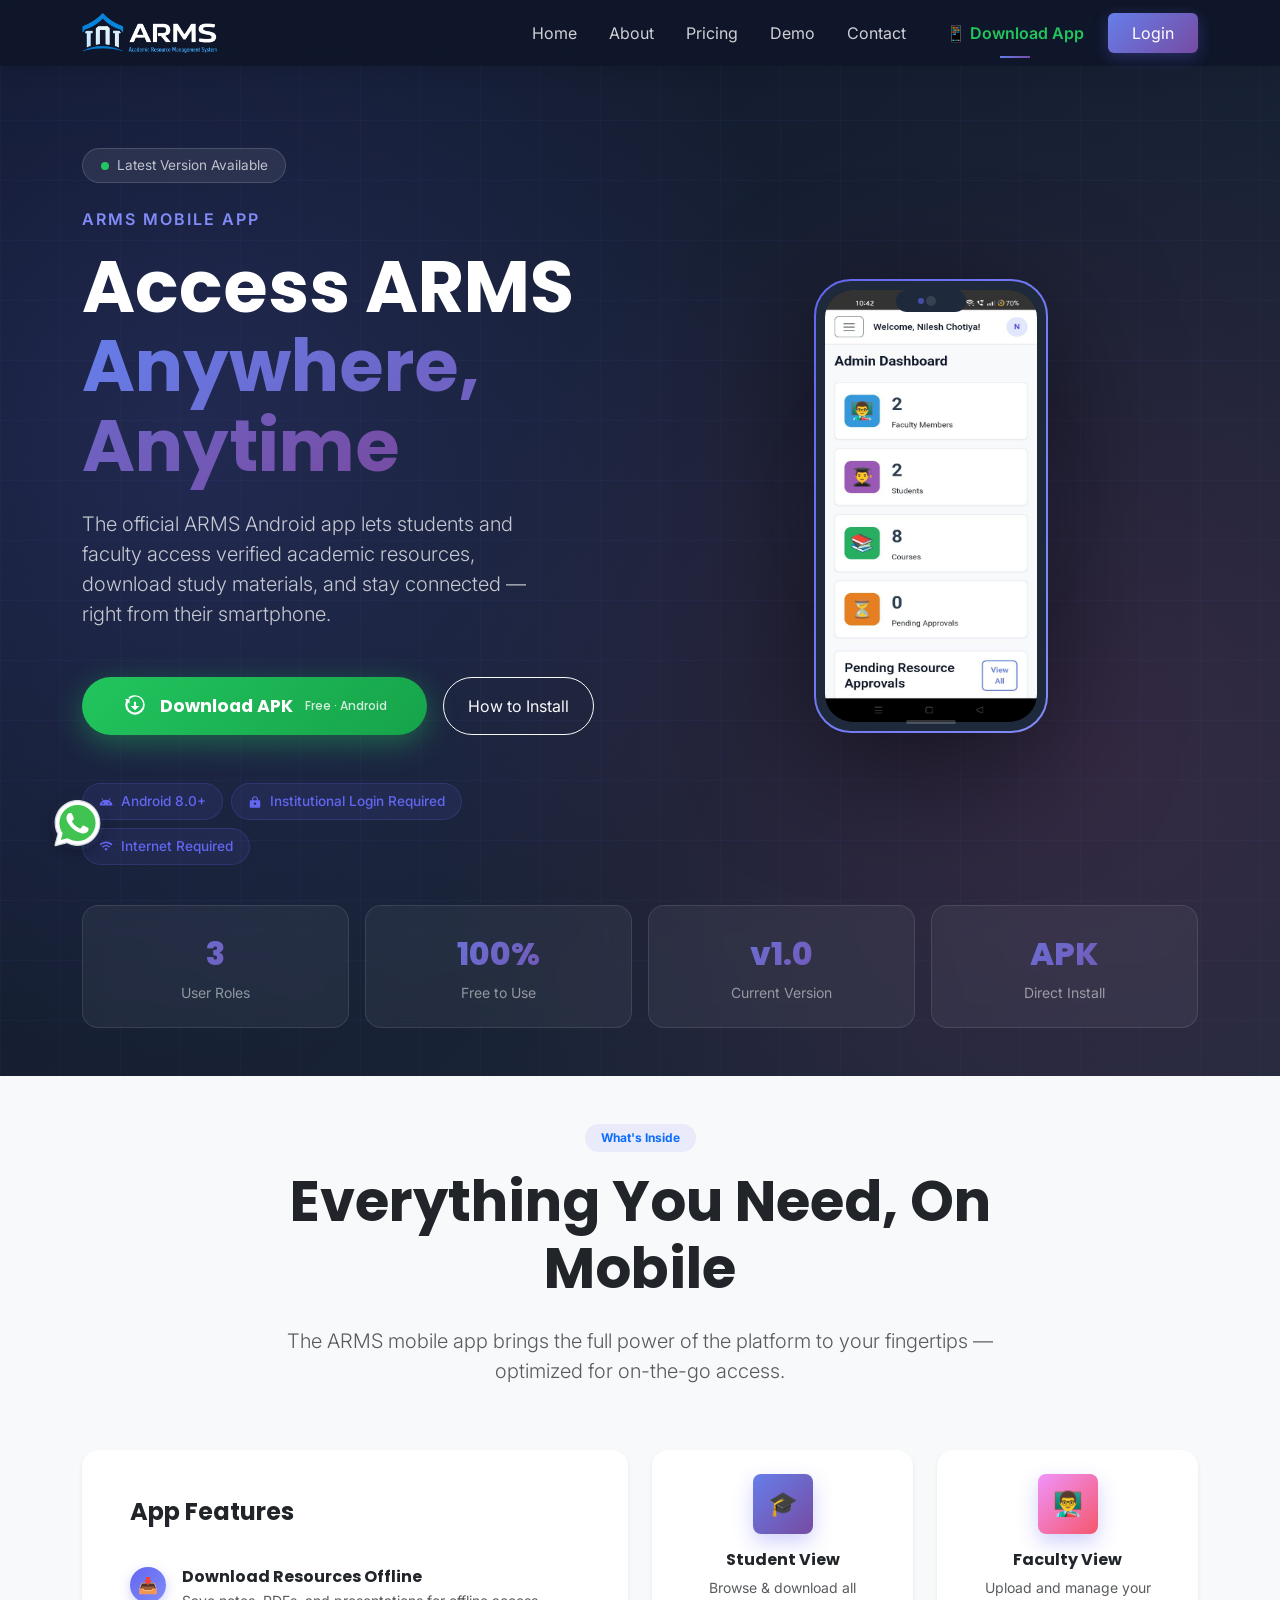
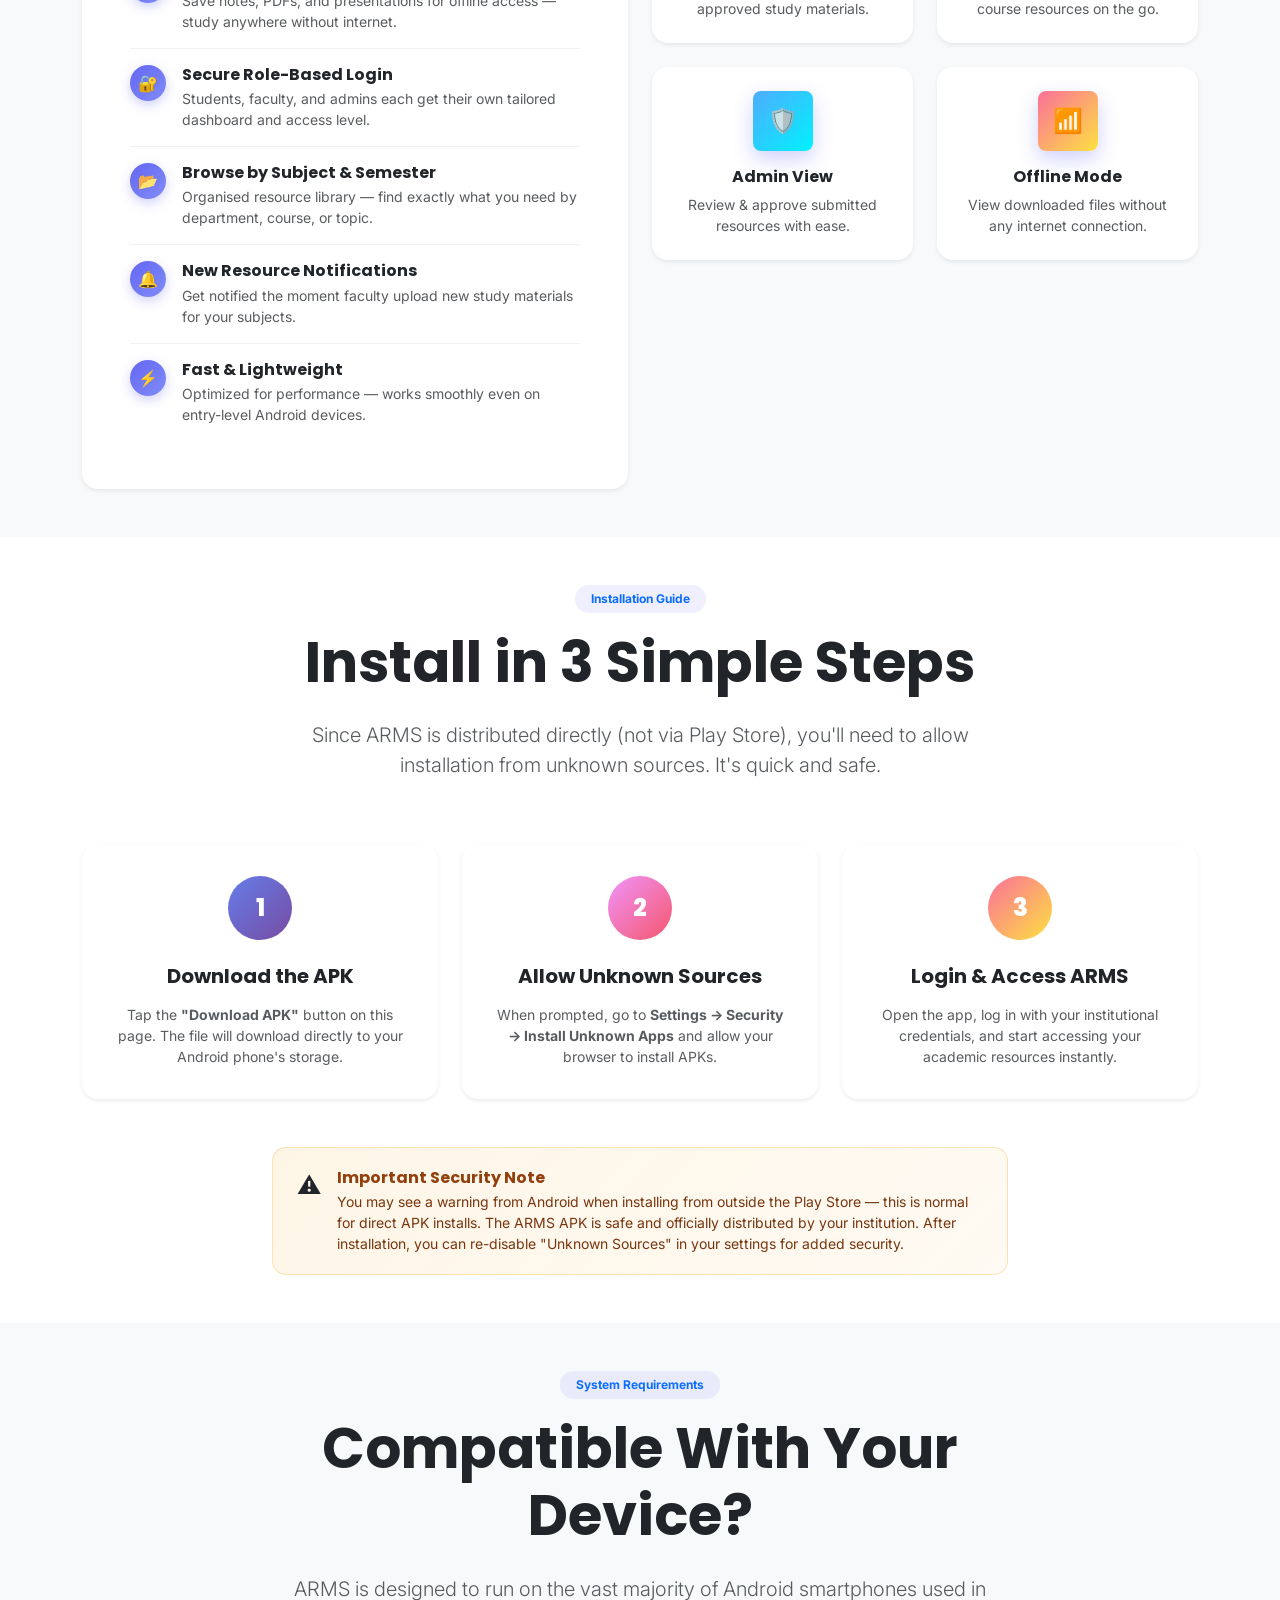
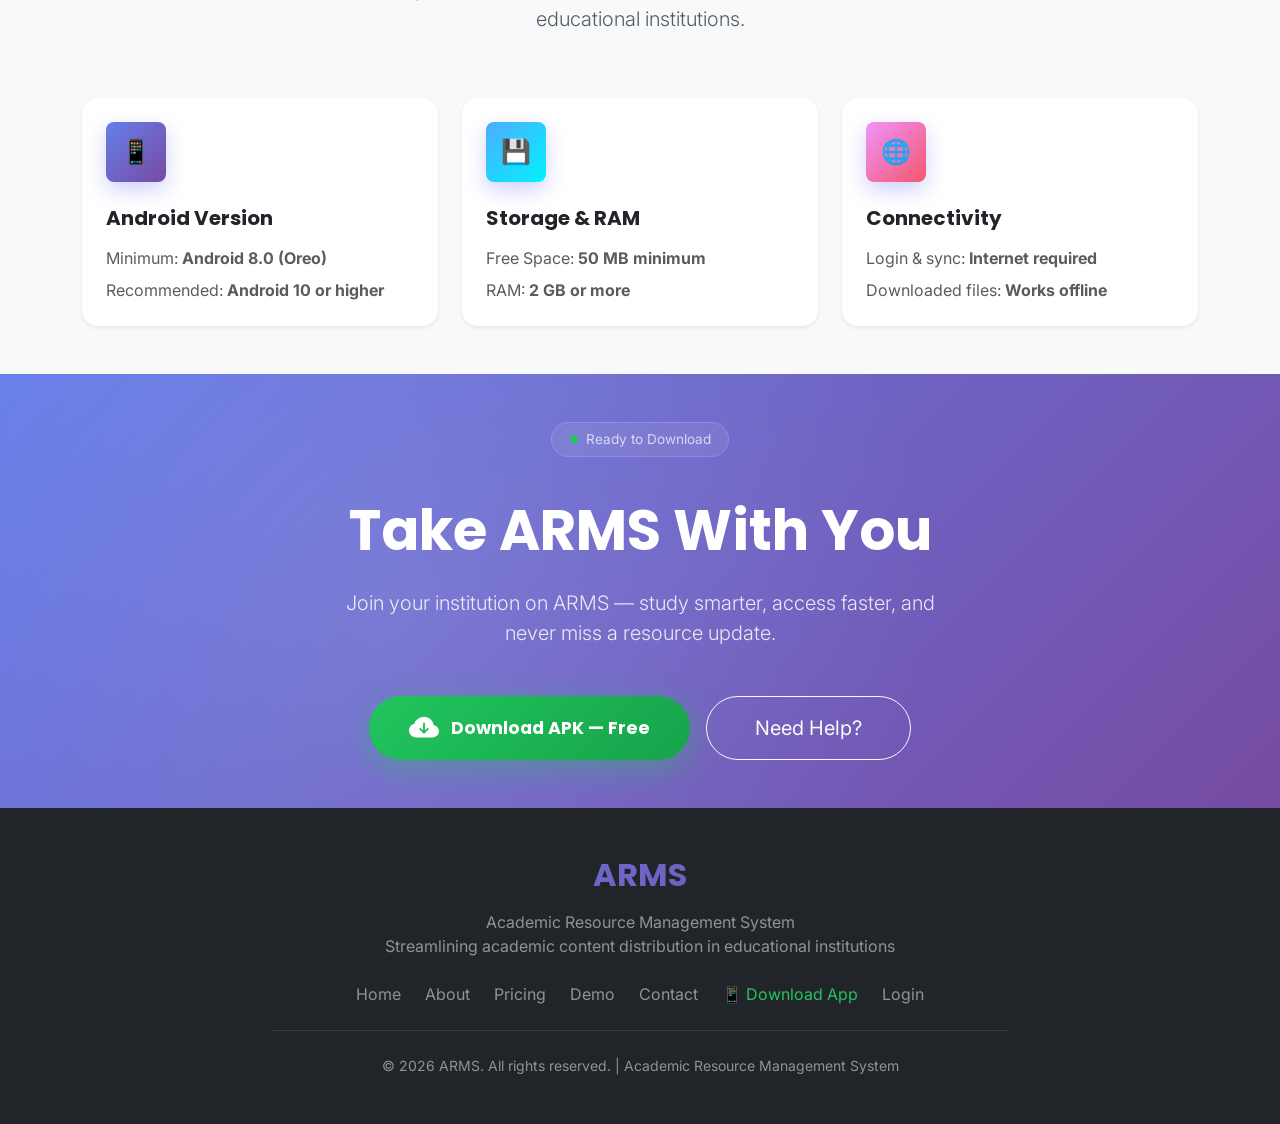
<file: download.html>
<!DOCTYPE html>
<html lang="en">

<head>
    <meta charset="UTF-8">
    <meta name="viewport" content="width=device-width, initial-scale=1.0">
    <meta http-equiv="X-UA-Compatible" content="IE=edge">

    <title>Download ARMS App | Academic Resource Management System</title>
    <meta name="description" content="Download the ARMS mobile app for Android. Access academic resources, notes, and study materials anytime, anywhere on your smartphone.">
    <meta name="keywords" content="ARMS App, Download, Android APK, Academic Resources, Mobile App">
    <meta name="author" content="ARMS Development Team">

    <link rel="icon" type="image/svg+xml" href="logof.png">

    <!-- Bootstrap 5 CSS -->
    <link href="https://cdn.jsdelivr.net/npm/bootstrap@5.3.2/dist/css/bootstrap.min.css" rel="stylesheet">

    <!-- Custom CSS -->
    <link rel="stylesheet" href="style.css">

    <!-- Google Fonts -->
    <link rel="preconnect" href="https://fonts.googleapis.com">
    <link rel="preconnect" href="https://fonts.gstatic.com" crossorigin>
    <link href="https://fonts.googleapis.com/css2?family=Inter:wght@300;400;500;600;700;800&family=Poppins:wght@400;500;600;700;800&display=swap" rel="stylesheet">

    <style>
        /* ── Phone mockup ── */
        .phone-mockup-wrap {
            position: relative;
            display: flex;
            justify-content: center;
            align-items: center;
        }

        .phone-glow {
            position: absolute;
            width: 260px;
            height: 260px;
            border-radius: 50%;
            background: radial-gradient(circle, rgba(99,102,241,0.35) 0%, transparent 70%);
            filter: blur(30px);
            animation: pulse-glow 3s ease-in-out infinite;
        }

        @keyframes pulse-glow {
            0%, 100% { transform: scale(1); opacity: 0.7; }
            50%       { transform: scale(1.15); opacity: 1; }
        }

        .phone-svg {
            position: relative;
            z-index: 2;
            filter: drop-shadow(0 30px 60px rgba(0,0,0,0.5));
            animation: float-phone 4s ease-in-out infinite;
        }

        @keyframes float-phone {
            0%, 100% { transform: translateY(0px);  }
            50%       { transform: translateY(-14px); }
        }

        /* ── Download button ── */
        .btn-download {
            background: linear-gradient(135deg, #22c55e 0%, #16a34a 100%);
            border: none;
            color: white;
            font-family: var(--font-heading);
            font-weight: 700;
            font-size: 1.1rem;
            padding: 1rem 2.5rem;
            border-radius: 50px;
            box-shadow: 0 8px 30px rgba(34,197,94,0.4);
            transition: all 0.3s ease;
            display: inline-flex;
            align-items: center;
            gap: 0.75rem;
            text-decoration: none;
        }

        .btn-download:hover {
            transform: translateY(-3px);
            box-shadow: 0 14px 40px rgba(34,197,94,0.5);
            color: white;
        }

        .btn-download:active {
            transform: translateY(-1px);
        }

        /* ── Version badge ── */
        .version-badge {
            display: inline-flex;
            align-items: center;
            gap: 0.5rem;
            background: rgba(255,255,255,0.08);
            border: 1px solid rgba(255,255,255,0.15);
            border-radius: 50px;
            padding: 0.4rem 1.1rem;
            font-size: 0.85rem;
            color: rgba(255,255,255,0.7);
            backdrop-filter: blur(8px);
        }

        .version-dot {
            width: 8px; height: 8px;
            border-radius: 50%;
            background: #22c55e;
            animation: blink 2s ease-in-out infinite;
        }

        @keyframes blink {
            0%, 100% { opacity: 1; }
            50%       { opacity: 0.3; }
        }

        /* ── Stat cards ── */
        .stat-card {
            background: rgba(255,255,255,0.05);
            border: 1px solid rgba(255,255,255,0.1);
            border-radius: 16px;
            padding: 1.5rem;
            text-align: center;
            backdrop-filter: blur(10px);
            transition: all 0.3s ease;
        }

        .stat-card:hover {
            background: rgba(255,255,255,0.09);
            transform: translateY(-4px);
        }

        .stat-number {
            font-family: var(--font-heading);
            font-size: 2rem;
            font-weight: 800;
            background: var(--gradient-primary);
            -webkit-background-clip: text;
            -webkit-text-fill-color: transparent;
            background-clip: text;
        }

        /* ── Feature list ── */
        .feature-list-item {
            display: flex;
            align-items: flex-start;
            gap: 1rem;
            padding: 1rem 0;
            border-bottom: 1px solid rgba(0,0,0,0.06);
        }

        .feature-list-item:last-child { border-bottom: none; }

        .feature-check {
            width: 36px; height: 36px;
            border-radius: 50%;
            background: linear-gradient(135deg, #6366f1, #818cf8);
            display: flex;
            align-items: center;
            justify-content: center;
            flex-shrink: 0;
            font-size: 1rem;
            box-shadow: 0 4px 12px rgba(99,102,241,0.3);
        }

        /* ── Steps ── */
        .step-number {
            width: 56px; height: 56px;
            border-radius: 50%;
            display: flex;
            align-items: center;
            justify-content: center;
            font-family: var(--font-heading);
            font-weight: 800;
            font-size: 1.3rem;
            color: white;
            flex-shrink: 0;
            margin: 0 auto 1.25rem;
        }

        .step-connector {
            display: none;
        }

        @media (min-width: 768px) {
            .step-connector {
                display: block;
                position: absolute;
                top: 28px;
                left: calc(50% + 28px);
                width: calc(100% - 56px);
                height: 2px;
                background: linear-gradient(90deg, #6366f1, #818cf8);
                opacity: 0.3;
            }
        }

        /* ── Requirement pill ── */
        .req-pill {
            display: inline-flex;
            align-items: center;
            gap: 0.5rem;
            background: rgba(99,102,241,0.1);
            border: 1px solid rgba(99,102,241,0.2);
            border-radius: 50px;
            padding: 0.45rem 1rem;
            font-size: 0.85rem;
            color: #6366f1;
            font-weight: 500;
        }

        /* ── Hero download section ── */
        .download-hero {
            min-height: 100vh;
            background: linear-gradient(135deg, #0f172a 0%, #1e293b 100%);
            position: relative;
            padding-top: 100px;
            overflow: hidden;
        }

        .download-hero::before {
            content: '';
            position: absolute;
            top: 0; left: 0; right: 0; bottom: 0;
            background:
                radial-gradient(circle at 15% 40%, rgba(99,102,241,0.18) 0%, transparent 50%),
                radial-gradient(circle at 85% 70%, rgba(236,72,153,0.12) 0%, transparent 50%);
            pointer-events: none;
        }

        /* animated background grid */
        .hero-grid {
            position: absolute;
            inset: 0;
            background-image: linear-gradient(rgba(99,102,241,0.05) 1px, transparent 1px),
                              linear-gradient(90deg, rgba(99,102,241,0.05) 1px, transparent 1px);
            background-size: 60px 60px;
            pointer-events: none;
        }

        /* ── QR placeholder box ── */
        .qr-box {
            width: 140px; height: 140px;
            background: white;
            border-radius: 16px;
            display: flex;
            flex-direction: column;
            align-items: center;
            justify-content: center;
            box-shadow: 0 8px 30px rgba(0,0,0,0.15);
            margin: 0 auto;
            padding: 12px;
        }

        .qr-inner {
            width: 100%; height: 100%;
            background: repeating-conic-gradient(#6366f1 0% 25%, transparent 0% 50%) 0 0 / 12px 12px;
            border-radius: 8px;
            opacity: 0.15;
        }

        /* ── Warning note ── */
        .install-note {
            background: linear-gradient(135deg, rgba(245,158,11,0.1), rgba(245,158,11,0.05));
            border: 1px solid rgba(245,158,11,0.25);
            border-radius: 14px;
            padding: 1.25rem 1.5rem;
        }

        /* ── CTA bottom ── */
        .cta-bottom {
            background: var(--gradient-primary);
            position: relative;
            overflow: hidden;
        }

        .cta-bottom::before {
            content: '';
            position: absolute;
            top: 0; left: 0; right: 0; bottom: 0;
            background: radial-gradient(circle at 30% 50%, rgba(255,255,255,0.1) 0%, transparent 60%);
        }
    </style>
</head>

<body>

    <!-- ==========================================
         NAVIGATION BAR
         ========================================== -->
    <nav class="navbar navbar-expand-lg navbar-dark fixed-top modern-nav">
        <div class="container">
            <a class="navbar-brand d-flex align-items-center" href="index.html">
                <img src="logo.png" alt="ARMS logo" class="img-fluid" style="max-height: 40px;">
            </a>

            <button class="navbar-toggler border-0" type="button" data-bs-toggle="collapse" data-bs-target="#navbarNav"
                aria-controls="navbarNav" aria-expanded="false" aria-label="Toggle navigation">
                <span class="navbar-toggler-icon"></span>
            </button>

            <div class="collapse navbar-collapse" id="navbarNav">
                <ul class="navbar-nav ms-auto align-items-lg-center">
                    <li class="nav-item"><a class="nav-link px-3" href="index.html">Home</a></li>
                    <li class="nav-item"><a class="nav-link px-3" href="about.html">About</a></li>
                    <li class="nav-item"><a class="nav-link px-3" href="pricing.html">Pricing</a></li>
                    <li class="nav-item"><a class="nav-link px-3" href="demo.html">Demo</a></li>
                    <li class="nav-item"><a class="nav-link px-3" href="contact.html">Contact</a></li>
                    <li class="nav-item mt-3 mt-lg-0 ms-lg-2">
                        <a class="nav-link active px-3 fw-semibold" href="download.html" style="color: #22c55e !important;">📱 Download App</a>
                    </li>
                    <li class="nav-item mt-3 mt-lg-0 ms-lg-2">
                        <a class="btn btn-gradient px-4 py-2" href="login.html">Login</a>
                    </li>
                </ul>
            </div>
        </div>
    </nav>

    <!-- ==========================================
         HERO — DOWNLOAD SECTION
         ========================================== -->
    <section class="download-hero d-flex align-items-center">
        <div class="hero-grid"></div>
        <div class="hero-particles position-absolute w-100 h-100" aria-hidden="true"></div>

        <div class="container position-relative py-5" style="z-index: 10;">
            <div class="row align-items-center g-5 d-flex flex-column-reverse flex-lg-row">

                <!-- Left: Text & CTA -->
                <div class="col-lg-6" data-aos="fade-up">
                    <div class="mb-4">
                        <span class="version-badge">
                            <span class="version-dot"></span>
                            Latest Version Available
                        </span>
                    </div>

                    <p class="hero-subtitle text-uppercase mb-3 fw-semibold" style="letter-spacing: 2px;">ARMS Mobile App</p>

                    <h1 class="display-2 fw-bold text-white mb-4" style="line-height: 1.1;">
                        Access ARMS<br>
                        <span class="text-gradient">Anywhere, Anytime</span>
                    </h1>

                    <p class="lead text-white-75 mb-5" style="max-width: 480px;">
                        The official ARMS Android app lets students and faculty access verified academic resources, download study materials, and stay connected — right from their smartphone.
                    </p>

                    <!-- Download Button -->
                    <div class="d-flex flex-column flex-sm-row gap-3 align-items-sm-center mb-5">
                        <a href="ARMS.apk" class="btn-download" download>
                            <svg xmlns="http://www.w3.org/2000/svg" width="26" height="26" viewBox="0 0 24 24" fill="currentColor">
                                <path d="M17.523 15.341A7 7 0 1 0 7.2 5.48L5.78 4.06A8.977 8.977 0 0 1 12 2a9 9 0 1 1-9 9c0-1.49.363-2.894 1.004-4.127L2.586 5.464 7 5.5l-.036 4.414-1.44-1.44A7 7 0 0 0 17.523 15.341zM13 12V8h-2v4H8l4 4 4-4h-3z"/>
                            </svg>
                            Download APK
                            <span style="font-size: 0.75rem; opacity: 0.8; font-weight: 500;">Free · Android</span>
                        </a>
                        <a href="#how-to-install" class="btn btn-outline-light px-4 py-3" style="border-radius: 50px;">
                            How to Install
                        </a>
                    </div>

                    <!-- Requirement pills -->
                    <div class="d-flex flex-wrap gap-2">
                        <span class="req-pill">
                            <svg xmlns="http://www.w3.org/2000/svg" width="14" height="14" viewBox="0 0 24 24" fill="currentColor"><path d="M17.6 9.48l1.84-3.18c.16-.31.04-.69-.26-.85a.637.637 0 0 0-.83.22l-1.88 3.24a11.463 11.463 0 0 0-8.94 0L5.65 5.67a.643.643 0 0 0-.87-.2c-.28.18-.37.54-.22.83L6.4 9.48A10.78 10.78 0 0 0 1 18h22a10.78 10.78 0 0 0-5.4-8.52zM7 15.25a1.25 1.25 0 1 1 0-2.5 1.25 1.25 0 0 1 0 2.5zm10 0a1.25 1.25 0 1 1 0-2.5 1.25 1.25 0 0 1 0 2.5z"/></svg>
                            Android 8.0+
                        </span>
                        <span class="req-pill">
                            <svg xmlns="http://www.w3.org/2000/svg" width="14" height="14" viewBox="0 0 24 24" fill="currentColor"><path d="M19 9h-2V7c0-2.76-2.24-5-5-5S7 4.24 7 7v2H5c-1.1 0-2 .9-2 2v9c0 1.1.9 2 2 2h14c1.1 0 2-.9 2-2v-9c0-1.1-.9-2-2-2zM12 17c-1.1 0-2-.9-2-2s.9-2 2-2 2 .9 2 2-.9 2-2 2zM9 9V7c0-1.66 1.34-3 3-3s3 1.34 3 3v2H9z"/></svg>
                            Institutional Login Required
                        </span>
                        <span class="req-pill">
                            <svg xmlns="http://www.w3.org/2000/svg" width="14" height="14" viewBox="0 0 24 24" fill="currentColor"><path d="M1 9l2 2c4.97-4.97 13.03-4.97 18 0l2-2C16.93 2.93 7.08 2.93 1 9zm8 8l3 3 3-3a4.237 4.237 0 0 0-6 0zm-4-4 2 2a7.074 7.074 0 0 1 10 0l2-2C15.14 9.14 8.87 9.14 5 13z"/></svg>
                            Internet Required
                        </span>
                    </div>
                </div>

                <!-- Right: Phone Mockup -->
                <div class="col-lg-6 d-flex justify-content-center" data-aos="fade-up" data-aos-delay="200">
                    <div class="phone-mockup-wrap" style="height: 480px;">
                        <div class="phone-glow"></div>
                        <!-- SVG Phone Mockup -->
                        <svg class="phone-svg" width="240" height="460" viewBox="0 0 240 460" fill="none" xmlns="http://www.w3.org/2000/svg">
                            <!-- Phone body -->
                            <rect x="4" y="4" width="232" height="452" rx="36" fill="#1e293b" stroke="url(#phoneGrad)" stroke-width="2"/>
                            <!-- Screen area -->
                            <rect x="14" y="14" width="212" height="432" rx="28" fill="#0f172a"/>
                            <image href="phone.jpg" x="14" y="14" width="212" height="432" preserveAspectRatio="none" clip-path="url(#screenClip)"/>
                            <!-- Notch -->
                            <rect x="85" y="14" width="70" height="22" rx="11" fill="#1e293b"/>
                            <!-- Status bar dots -->
                            <circle cx="110" cy="25" r="3" fill="#6366f1" opacity="0.6"/>
                            <circle cx="120" cy="25" r="5" fill="#374151"/>

                            <!-- Home indicator bar -->
                            <rect x="95" y="444" width="50" height="4" rx="2" fill="rgba(255,255,255,0.2)"/>

                            <!-- Defs -->
                            <defs>
                                <clipPath id="screenClip">
                                    <rect x="14" y="14" width="212" height="432" rx="28" />
                                </clipPath>
                                <linearGradient id="phoneGrad" x1="0" y1="0" x2="1" y2="1">
                                    <stop offset="0%" stop-color="#6366f1"/>
                                    <stop offset="100%" stop-color="#818cf8"/>
                                </linearGradient>
                                <linearGradient id="headerGrad" x1="0" y1="0" x2="1" y2="0">
                                    <stop offset="0%" stop-color="#4f46e5"/>
                                    <stop offset="100%" stop-color="#6366f1"/>
                                </linearGradient>
                                <linearGradient id="cardGrad1" x1="0" y1="0" x2="1" y2="1">
                                    <stop offset="0%" stop-color="#6366f1"/>
                                    <stop offset="100%" stop-color="#764ba2"/>
                                </linearGradient>
                                <linearGradient id="iconGrad1" x1="0" y1="0" x2="1" y2="1">
                                    <stop offset="0%" stop-color="#4facfe"/>
                                    <stop offset="100%" stop-color="#00f2fe"/>
                                </linearGradient>
                                <linearGradient id="iconGrad2" x1="0" y1="0" x2="1" y2="1">
                                    <stop offset="0%" stop-color="#f093fb"/>
                                    <stop offset="100%" stop-color="#f5576c"/>
                                </linearGradient>
                                <linearGradient id="iconGrad3" x1="0" y1="0" x2="1" y2="1">
                                    <stop offset="0%" stop-color="#fa709a"/>
                                    <stop offset="100%" stop-color="#fee140"/>
                                </linearGradient>
                                <linearGradient id="navGrad" x1="0" y1="0" x2="0" y2="1">
                                    <stop offset="0%" stop-color="#1e293b"/>
                                    <stop offset="100%" stop-color="#0f172a"/>
                                </linearGradient>
                            </defs>
                        </svg>
                    </div>
                </div>

            </div>

            <!-- Stats row -->
            <div class="row g-3 mt-4" data-aos="fade-up" data-aos-delay="300">
                <div class="col-6 col-md-3">
                    <div class="stat-card">
                        <div class="stat-number">3</div>
                        <div class="text-white-50 small mt-1">User Roles</div>
                    </div>
                </div>
                <div class="col-6 col-md-3">
                    <div class="stat-card">
                        <div class="stat-number">100%</div>
                        <div class="text-white-50 small mt-1">Free to Use</div>
                    </div>
                </div>
                <div class="col-6 col-md-3">
                    <div class="stat-card">
                        <div class="stat-number">v1.0</div>
                        <div class="text-white-50 small mt-1">Current Version</div>
                    </div>
                </div>
                <div class="col-6 col-md-3">
                    <div class="stat-card">
                        <div class="stat-number">APK</div>
                        <div class="text-white-50 small mt-1">Direct Install</div>
                    </div>
                </div>
            </div>
        </div>
    </section>

    <!-- ==========================================
         APP FEATURES SECTION
         ========================================== -->
    <section class="py-5 py-lg-6 bg-light">
        <div class="container">
            <div class="row justify-content-center mb-5">
                <div class="col-lg-8 text-center">
                    <span class="badge bg-primary-soft text-primary px-3 py-2 mb-3 rounded-pill">What's Inside</span>
                    <h2 class="display-4 fw-bold mb-4">Everything You Need, On Mobile</h2>
                    <p class="lead text-muted">
                        The ARMS mobile app brings the full power of the platform to your fingertips — optimized for on-the-go access.
                    </p>
                </div>
            </div>

            <div class="row g-4 align-items-start">
                <div class="col-lg-6" data-aos="fade-up">
                    <div class="card border-0 shadow-sm h-100">
                        <div class="card-body p-4 p-lg-5">
                            <h3 class="h4 fw-bold mb-4">App Features</h3>

                            <div class="feature-list-item">
                                <div class="feature-check">📥</div>
                                <div>
                                    <h6 class="fw-bold mb-1">Download Resources Offline</h6>
                                    <p class="text-muted small mb-0">Save notes, PDFs, and presentations for offline access — study anywhere without internet.</p>
                                </div>
                            </div>

                            <div class="feature-list-item">
                                <div class="feature-check">🔐</div>
                                <div>
                                    <h6 class="fw-bold mb-1">Secure Role-Based Login</h6>
                                    <p class="text-muted small mb-0">Students, faculty, and admins each get their own tailored dashboard and access level.</p>
                                </div>
                            </div>

                            <div class="feature-list-item">
                                <div class="feature-check">📂</div>
                                <div>
                                    <h6 class="fw-bold mb-1">Browse by Subject & Semester</h6>
                                    <p class="text-muted small mb-0">Organised resource library — find exactly what you need by department, course, or topic.</p>
                                </div>
                            </div>

                            <div class="feature-list-item">
                                <div class="feature-check">🔔</div>
                                <div>
                                    <h6 class="fw-bold mb-1">New Resource Notifications</h6>
                                    <p class="text-muted small mb-0">Get notified the moment faculty upload new study materials for your subjects.</p>
                                </div>
                            </div>

                            <div class="feature-list-item">
                                <div class="feature-check">⚡</div>
                                <div>
                                    <h6 class="fw-bold mb-1">Fast & Lightweight</h6>
                                    <p class="text-muted small mb-0">Optimized for performance — works smoothly even on entry-level Android devices.</p>
                                </div>
                            </div>
                        </div>
                    </div>
                </div>

                <div class="col-lg-6" data-aos="fade-up" data-aos-delay="100">
                    <div class="row g-4">
                        <div class="col-6">
                            <div class="card feature-card border-0 shadow-sm h-100 hover-lift">
                                <div class="card-body p-4 text-center">
                                    <div class="feature-icon bg-gradient-primary text-white rounded-3 d-inline-flex align-items-center justify-content-center mb-3" style="width:60px;height:60px;">
                                        <span class="fs-4">🎓</span>
                                    </div>
                                    <h6 class="fw-bold mb-2">Student View</h6>
                                    <p class="text-muted small mb-0">Browse &amp; download all approved study materials.</p>
                                </div>
                            </div>
                        </div>
                        <div class="col-6">
                            <div class="card feature-card border-0 shadow-sm h-100 hover-lift">
                                <div class="card-body p-4 text-center">
                                    <div class="feature-icon bg-gradient-secondary text-white rounded-3 d-inline-flex align-items-center justify-content-center mb-3" style="width:60px;height:60px;">
                                        <span class="fs-4">👨‍🏫</span>
                                    </div>
                                    <h6 class="fw-bold mb-2">Faculty View</h6>
                                    <p class="text-muted small mb-0">Upload and manage your course resources on the go.</p>
                                </div>
                            </div>
                        </div>
                        <div class="col-6">
                            <div class="card feature-card border-0 shadow-sm h-100 hover-lift">
                                <div class="card-body p-4 text-center">
                                    <div class="feature-icon bg-gradient-info text-white rounded-3 d-inline-flex align-items-center justify-content-center mb-3" style="width:60px;height:60px;">
                                        <span class="fs-4">🛡️</span>
                                    </div>
                                    <h6 class="fw-bold mb-2">Admin View</h6>
                                    <p class="text-muted small mb-0">Review &amp; approve submitted resources with ease.</p>
                                </div>
                            </div>
                        </div>
                        <div class="col-6">
                            <div class="card feature-card border-0 shadow-sm h-100 hover-lift">
                                <div class="card-body p-4 text-center">
                                    <div class="feature-icon bg-gradient-warning text-white rounded-3 d-inline-flex align-items-center justify-content-center mb-3" style="width:60px;height:60px;">
                                        <span class="fs-4">📶</span>
                                    </div>
                                    <h6 class="fw-bold mb-2">Offline Mode</h6>
                                    <p class="text-muted small mb-0">View downloaded files without any internet connection.</p>
                                </div>
                            </div>
                        </div>
                    </div>
                </div>
            </div>
        </div>
    </section>

    <!-- ==========================================
         HOW TO INSTALL SECTION
         ========================================== -->
    <section class="py-5 py-lg-6 bg-white" id="how-to-install">
        <div class="container">
            <div class="row justify-content-center mb-5">
                <div class="col-lg-8 text-center">
                    <span class="badge bg-primary-soft text-primary px-3 py-2 mb-3 rounded-pill">Installation Guide</span>
                    <h2 class="display-4 fw-bold mb-4">Install in 3 Simple Steps</h2>
                    <p class="lead text-muted">
                        Since ARMS is distributed directly (not via Play Store), you'll need to allow installation from unknown sources. It's quick and safe.
                    </p>
                </div>
            </div>

            <div class="row g-4 mb-5 position-relative">
                <!-- Step 1 -->
                <div class="col-md-4 position-relative" data-aos="fade-up" data-aos-delay="0">
                    <div class="card feature-card border-0 shadow-sm h-100 text-center p-2">
                        <div class="card-body p-4">
                            <div class="step-number bg-gradient-primary mx-auto mb-4" style="width:64px;height:64px;font-size:1.5rem;">1</div>
                            <h5 class="fw-bold mb-3">Download the APK</h5>
                            <p class="text-muted small mb-0">Tap the <strong>"Download APK"</strong> button on this page. The file will download directly to your Android phone's storage.</p>
                        </div>
                    </div>
                </div>

                <!-- Step 2 -->
                <div class="col-md-4" data-aos="fade-up" data-aos-delay="100">
                    <div class="card feature-card border-0 shadow-sm h-100 text-center p-2">
                        <div class="card-body p-4">
                            <div class="step-number bg-gradient-secondary mx-auto mb-4" style="width:64px;height:64px;font-size:1.5rem;">2</div>
                            <h5 class="fw-bold mb-3">Allow Unknown Sources</h5>
                            <p class="text-muted small mb-0">When prompted, go to <strong>Settings → Security → Install Unknown Apps</strong> and allow your browser to install APKs.</p>
                        </div>
                    </div>
                </div>

                <!-- Step 3 -->
                <div class="col-md-4" data-aos="fade-up" data-aos-delay="200">
                    <div class="card feature-card border-0 shadow-sm h-100 text-center p-2">
                        <div class="card-body p-4">
                            <div class="step-number bg-gradient-warning mx-auto mb-4" style="width:64px;height:64px;font-size:1.5rem;">3</div>
                            <h5 class="fw-bold mb-3">Login &amp; Access ARMS</h5>
                            <p class="text-muted small mb-0">Open the app, log in with your institutional credentials, and start accessing your academic resources instantly.</p>
                        </div>
                    </div>
                </div>
            </div>

            <!-- Warning note -->
            <div class="row justify-content-center" data-aos="fade-up">
                <div class="col-lg-8">
                    <div class="install-note d-flex gap-3 align-items-start">
                        <span style="font-size: 1.5rem; flex-shrink: 0;">⚠️</span>
                        <div>
                            <h6 class="fw-bold mb-1" style="color: #92400e;">Important Security Note</h6>
                            <p class="small mb-0" style="color: #78350f;">
                                You may see a warning from Android when installing from outside the Play Store — this is normal for direct APK installs. The ARMS APK is safe and officially distributed by your institution. After installation, you can re-disable "Unknown Sources" in your settings for added security.
                            </p>
                        </div>
                    </div>
                </div>
            </div>
        </div>
    </section>

    <!-- ==========================================
         REQUIREMENTS SECTION
         ========================================== -->
    <section class="py-5 py-lg-6 bg-light">
        <div class="container">
            <div class="row justify-content-center mb-5">
                <div class="col-lg-8 text-center">
                    <span class="badge bg-primary-soft text-primary px-3 py-2 mb-3 rounded-pill">System Requirements</span>
                    <h2 class="display-4 fw-bold mb-4">Compatible With Your Device?</h2>
                    <p class="lead text-muted">ARMS is designed to run on the vast majority of Android smartphones used in educational institutions.</p>
                </div>
            </div>

            <div class="row g-4 justify-content-center">
                <div class="col-md-6 col-lg-4" data-aos="fade-up">
                    <div class="card border-0 shadow-sm h-100">
                        <div class="card-body p-4">
                            <div class="feature-icon bg-gradient-primary text-white rounded-3 d-inline-flex align-items-center justify-content-center mb-4" style="width:60px;height:60px;">
                                <span class="fs-4">📱</span>
                            </div>
                            <h5 class="fw-bold mb-3">Android Version</h5>
                            <p class="text-muted mb-2">Minimum: <strong>Android 8.0 (Oreo)</strong></p>
                            <p class="text-muted mb-0">Recommended: <strong>Android 10 or higher</strong></p>
                        </div>
                    </div>
                </div>

                <div class="col-md-6 col-lg-4" data-aos="fade-up" data-aos-delay="100">
                    <div class="card border-0 shadow-sm h-100">
                        <div class="card-body p-4">
                            <div class="feature-icon bg-gradient-info text-white rounded-3 d-inline-flex align-items-center justify-content-center mb-4" style="width:60px;height:60px;">
                                <span class="fs-4">💾</span>
                            </div>
                            <h5 class="fw-bold mb-3">Storage &amp; RAM</h5>
                            <p class="text-muted mb-2">Free Space: <strong>50 MB minimum</strong></p>
                            <p class="text-muted mb-0">RAM: <strong>2 GB or more</strong></p>
                        </div>
                    </div>
                </div>

                <div class="col-md-6 col-lg-4" data-aos="fade-up" data-aos-delay="200">
                    <div class="card border-0 shadow-sm h-100">
                        <div class="card-body p-4">
                            <div class="feature-icon bg-gradient-secondary text-white rounded-3 d-inline-flex align-items-center justify-content-center mb-4" style="width:60px;height:60px;">
                                <span class="fs-4">🌐</span>
                            </div>
                            <h5 class="fw-bold mb-3">Connectivity</h5>
                            <p class="text-muted mb-2">Login &amp; sync: <strong>Internet required</strong></p>
                            <p class="text-muted mb-0">Downloaded files: <strong>Works offline</strong></p>
                        </div>
                    </div>
                </div>
            </div>
        </div>
    </section>

    <!-- ==========================================
         FINAL CTA
         ========================================== -->
    <section class="py-5 py-lg-6 cta-bottom">
        <div class="container position-relative">
            <div class="row justify-content-center text-center">
                <div class="col-lg-7" data-aos="fade-up">
                    <span class="version-badge mb-4 d-inline-flex">
                        <span class="version-dot"></span>
                        Ready to Download
                    </span>
                    <h2 class="display-4 fw-bold text-white mt-3 mb-4">
                        Take ARMS With You
                    </h2>
                    <p class="lead text-white mb-5" style="opacity: 0.85;">
                        Join your institution on ARMS — study smarter, access faster, and never miss a resource update.
                    </p>
                    <div class="d-flex flex-column flex-sm-row gap-3 justify-content-center">
                        <a href="ARMS.apk" class="btn-download" download>
                            <svg xmlns="http://www.w3.org/2000/svg" width="30" height="30" fill="currentColor" class="bi bi-cloud-arrow-down-fill" viewBox="0 0 16 16">
  <path d="M8 2a5.53 5.53 0 0 0-3.594 1.342c-.766.66-1.321 1.52-1.464 2.383C1.266 6.095 0 7.555 0 9.318 0 11.366 1.708 13 3.781 13h8.906C14.502 13 16 11.57 16 9.773c0-1.636-1.242-2.969-2.834-3.194C12.923 3.999 10.69 2 8 2m2.354 6.854-2 2a.5.5 0 0 1-.708 0l-2-2a.5.5 0 1 1 .708-.708L7.5 9.293V5.5a.5.5 0 0 1 1 0v3.793l1.146-1.147a.5.5 0 0 1 .708.708"/>
</svg>
                            </svg>
                            Download APK — Free
                        </a>
                        <a href="contact.html" class="btn btn-outline-light btn-lg px-5 py-3" style="border-radius: 50px;">
                            Need Help?
                        </a>
                    </div>
                </div>
            </div>
        </div>
    </section>

    <!-- ==========================================
         FOOTER
         ========================================== -->
    <footer class="bg-dark text-white py-5">
        <div class="container">
            <div class="row justify-content-center text-center">
                <div class="col-lg-8">
                    <h3 class="h2 fw-bold mb-3 text-gradient">ARMS</h3>
                    <p class="text-white-50 mb-4">
                        Academic Resource Management System<br>
                        Streamlining academic content distribution in educational institutions
                    </p>

                    <div class="d-flex flex-wrap justify-content-center gap-4 mb-4">
                        <a href="index.html" class="text-white-50 text-decoration-none hover-primary">Home</a>
                        <a href="about.html" class="text-white-50 text-decoration-none hover-primary">About</a>
                        <a href="pricing.html" class="text-white-50 text-decoration-none hover-primary">Pricing</a>
                        <a href="demo.html" class="text-white-50 text-decoration-none hover-primary">Demo</a>
                        <a href="contact.html" class="text-white-50 text-decoration-none hover-primary">Contact</a>
                        <a href="download.html" class="text-white-50 text-decoration-none hover-primary" style="color: #22c55e !important;">📱 Download App</a>
                        <a href="login.html" class="text-white-50 text-decoration-none hover-primary">Login</a>
                    </div>

                    <hr class="border-secondary my-4">

                    <p class="text-white-50 small mb-0">
                        &copy; 2026 ARMS. All rights reserved. | Academic Resource Management System
                    </p>
                </div>
            </div>
        </div>
    </footer>

    <!-- FLOATING WHATSAPP -->
    <a class="whatsapp-float"
       href="https://wa.me/918956422281?text=Hello%2C%20we%20would%20like%20to%20implement%20ARMS%20for%20our%20college.%0A%0APlease%20guide%20us%20on%20the%20next%20steps."
       target="_blank">
        <svg xmlns="http://www.w3.org/2000/svg" x="0px" y="0px" width="100" height="100" viewBox="0 0 48 48">
            <path fill="#fff" d="M4.868,43.803c-0.132,0-0.26-0.052-0.355-0.148c-0.125-0.127-0.174-0.312-0.127-0.483l2.639-9.636c-1.636-2.906-2.499-6.206-2.497-9.556C4.532,13.238,13.273,4.5,24.014,4.5c5.21,0.002,10.105,2.031,13.784,5.713c3.679,3.683,5.704,8.577,5.702,13.781c-0.004,10.741-8.746,19.48-19.486,19.48c-3.189-0.001-6.344-0.788-9.144-2.277l-9.875,2.589C4.953,43.798,4.911,43.803,4.868,43.803z"></path>
            <path fill="#fff" d="M4.868,43.303l2.694-9.835C5.9,30.59,5.026,27.324,5.027,23.979C5.032,13.514,13.548,5,24.014,5c5.079,0.002,9.845,1.979,13.43,5.566c3.584,3.588,5.558,8.356,5.556,13.428c-0.004,10.465-8.522,18.98-18.986,18.98c-0.001,0,0,0,0,0h-0.008c-3.177-0.001-6.3-0.798-9.073-2.311L4.868,43.303z"></path>
            <path fill="#cfd8dc" d="M24.014,5c5.079,0.002,9.845,1.979,13.43,5.566c3.584,3.588,5.558,8.356,5.556,13.428c-0.004,10.465-8.522,18.98-18.986,18.98h-0.008c-3.177-0.001-6.3-0.798-9.073-2.311L4.868,43.303l2.694-9.835C5.9,30.59,5.026,27.324,5.027,23.979C5.032,13.514,13.548,5,24.014,5 M24.014,4C24.014,4,24.014,4,24.014,4C12.998,4,4.032,12.962,4.027,23.979c-0.001,3.367,0.849,6.685,2.461,9.622l-2.585,9.439c-0.094,0.345,0.002,0.713,0.254,0.967c0.19,0.192,0.447,0.297,0.711,0.297c0.085,0,0.17-0.011,0.254-0.033l9.687-2.54c2.828,1.468,5.998,2.243,9.197,2.244c11.024,0,19.99-8.963,19.995-19.98c0.002-5.339-2.075-10.359-5.848-14.135C34.378,6.083,29.357,4.002,24.014,4L24.014,4z"></path>
            <path fill="#40c351" d="M35.176,12.832c-2.98-2.982-6.941-4.625-11.157-4.626c-8.704,0-15.783,7.076-15.787,15.774c-0.001,2.981,0.833,5.883,2.413,8.396l0.376,0.597l-1.595,5.821l5.973-1.566l0.577,0.342c2.422,1.438,5.2,2.198,8.032,2.199h0.006c8.698,0,15.777-7.077,15.78-15.776C39.795,19.778,38.156,15.814,35.176,12.832z"></path>
            <path fill="#fff" fill-rule="evenodd" d="M19.268,16.045c-0.355-0.79-0.729-0.806-1.068-0.82c-0.277-0.012-0.593-0.011-0.909-0.011c-0.316,0-0.83,0.119-1.265,0.594c-0.435,0.475-1.661,1.622-1.661,3.956c0,2.334,1.7,4.59,1.937,4.906c0.237,0.316,3.282,5.259,8.104,7.161c4.007,1.58,4.823,1.266,5.693,1.187c0.87-0.079,2.807-1.147,3.202-2.255c0.395-1.108,0.395-2.057,0.277-2.255c-0.119-0.198-0.435-0.316-0.909-0.554s-2.807-1.385-3.242-1.543c-0.435-0.158-0.751-0.237-1.068,0.238c-0.316,0.474-1.225,1.543-1.502,1.859c-0.277,0.317-0.554,0.357-1.028,0.119c-0.474-0.238-2.002-0.738-3.815-2.354c-1.41-1.257-2.362-2.81-2.639-3.285c-0.277-0.474-0.03-0.731,0.208-0.968c0.213-0.213,0.474-0.554,0.712-0.831c0.237-0.277,0.316-0.475,0.474-0.791c0.158-0.317,0.079-0.594-0.04-0.831C20.612,19.329,19.69,16.983,19.268,16.045z" clip-rule="evenodd"></path>
        </svg>
    </a>

    <!-- Bootstrap 5 JS Bundle -->
    <script src="https://cdn.jsdelivr.net/npm/bootstrap@5.3.2/dist/js/bootstrap.bundle.min.js"></script>

    <!-- Custom JS -->
    <script src="main.js"></script>

</body>
</html>
</file>
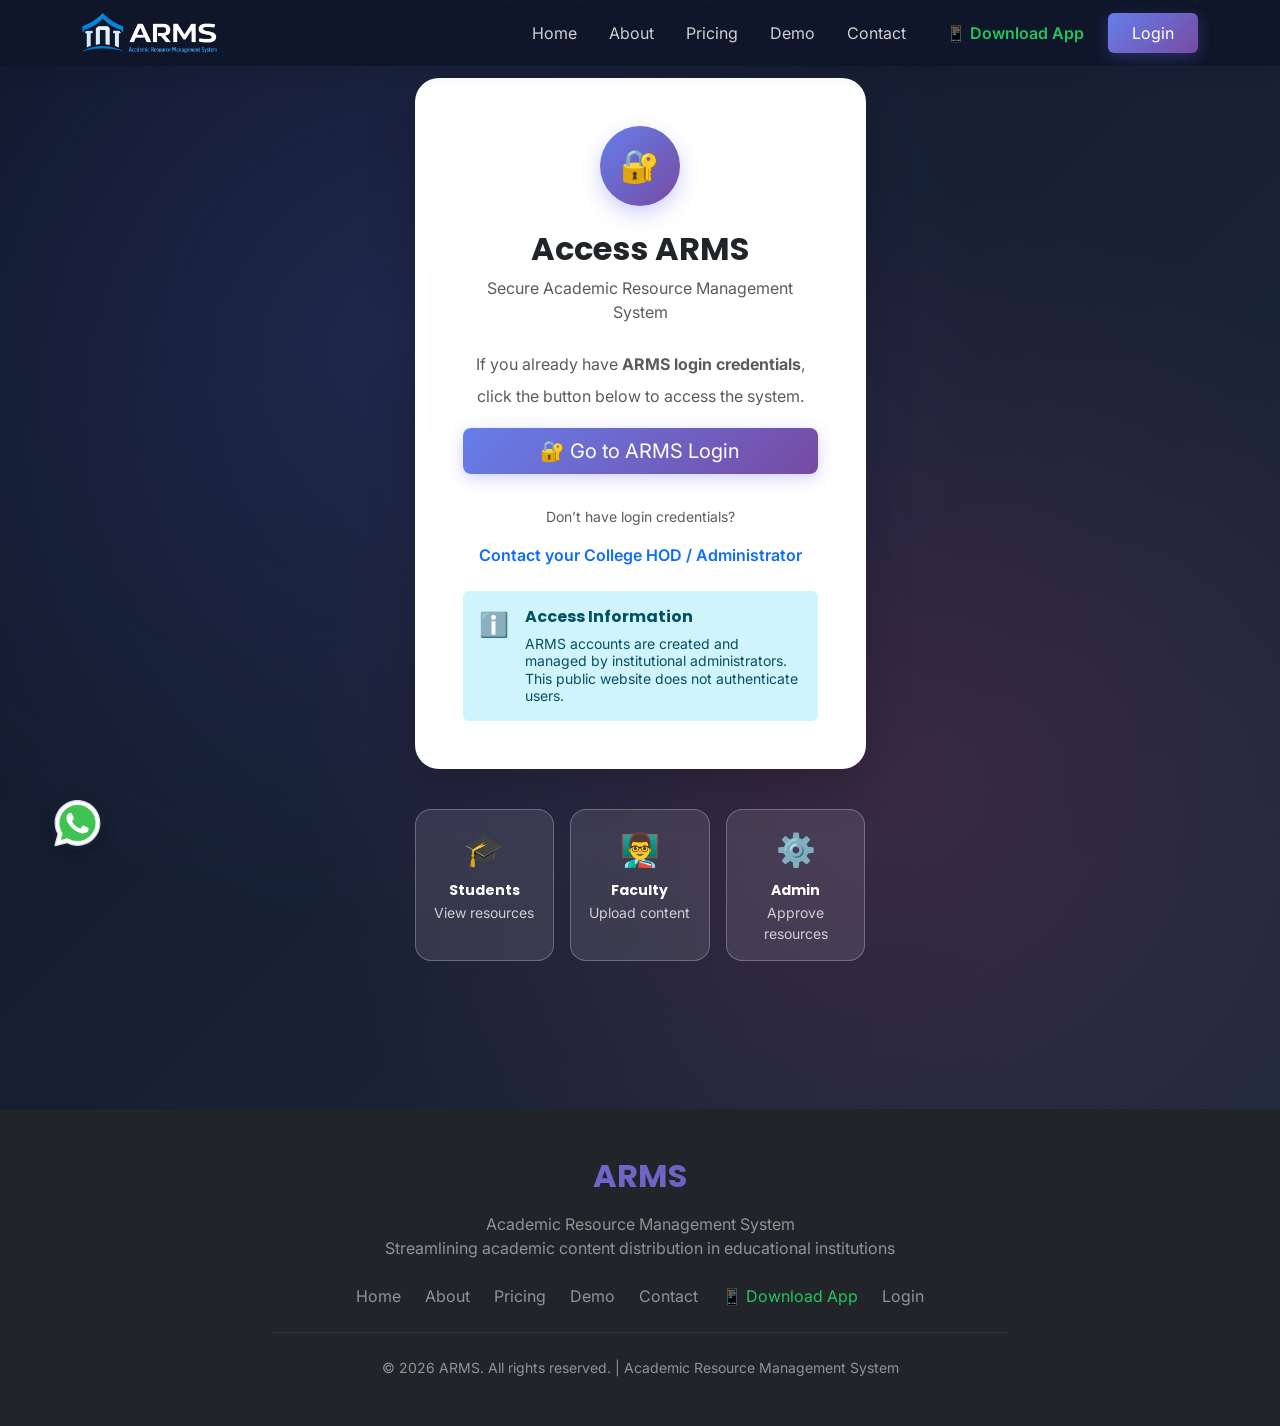
<file: login.html>
<!DOCTYPE html>
<html lang="en">

<head>
    <meta charset="UTF-8">
    <meta name="viewport" content="width=device-width, initial-scale=1.0">
    <meta http-equiv="X-UA-Compatible" content="IE=edge">

    <title>Login | ARMS - Secure Access</title>
    <meta name="description"
        content="Access ARMS - Academic Resource Management System. Redirect to secure login for authorized users.">

    <link rel="icon" type="image/svg+xml"
        href="logof.png">

    <!-- Bootstrap 5 CSS -->
    <link href="https://cdn.jsdelivr.net/npm/bootstrap@5.3.2/dist/css/bootstrap.min.css" rel="stylesheet">

    <!-- Custom CSS -->
    <link rel="stylesheet" href="style.css">

    <!-- Google Fonts -->
    <link rel="preconnect" href="https://fonts.googleapis.com">
    <link rel="preconnect" href="https://fonts.gstatic.com" crossorigin>
    <link
        href="https://fonts.googleapis.com/css2?family=Inter:wght@300;400;500;600;700;800&family=Poppins:wght@400;500;600;700;800&display=swap"
        rel="stylesheet">
</head>

<body>

    <!-- NAVBAR -->
    <nav class="navbar navbar-expand-lg navbar-dark fixed-top modern-nav">
        <div class="container">
            <a class="navbar-brand d-flex align-items-center" href="index.html">
                <img src="logo.png" alt="ARMS logo" class="img-fluid" style="max-height: 40px;">
            </a>

            <button class="navbar-toggler border-0" type="button" data-bs-toggle="collapse" data-bs-target="#navbarNav"
                aria-controls="navbarNav" aria-expanded="false" aria-label="Toggle navigation">
                <span class="navbar-toggler-icon"></span>
            </button>

            <div class="collapse navbar-collapse" id="navbarNav">
                <ul class="navbar-nav ms-auto align-items-lg-center">
                    <li class="nav-item"><a class="nav-link px-3" href="index.html">Home</a></li>
                    <li class="nav-item"><a class="nav-link px-3" href="about.html">About</a></li>
                    <li class="nav-item"><a class="nav-link px-3" href="pricing.html">Pricing</a></li>
                    <li class="nav-item"><a class="nav-link px-3" href="demo.html">Demo</a></li>
                    <li class="nav-item"><a class="nav-link px-3" href="contact.html">Contact</a></li>
                    <li class="nav-item mt-3 mt-lg-0 ms-lg-2">
                        <a class="nav-link active px-3 fw-semibold" href="download.html" style="color: #22c55e !important;">📱 Download App</a>
                    </li>
                    <li class="nav-item mt-3 mt-lg-0 ms-lg-2">
                        <a class="btn btn-gradient px-4 py-2" href="login.html">Login</a>
                    </li>
                </ul>
            </div>
        </div>
    </nav>

    <!-- LOGIN SECTION -->
    <section class="login-section d-flex align-items-center position-relative overflow-hidden">
        <div class="hero-particles position-absolute w-100 h-100" aria-hidden="true"></div>

        <div class="container position-relative py-5" style="margin-top: -70px; z-index: 10;">
            <div class="row justify-content-center">
                <div class="col-lg-5 col-md-7">

                    <div class="card border-0 shadow-lg rounded-4">
                        <div class="card-body p-4 p-lg-5">

                            <!-- Header -->
                            <div class="text-center mb-4">
                                <div class="feature-icon bg-gradient-primary text-white rounded-circle d-inline-flex align-items-center justify-content-center mb-4"
                                    style="width: 80px; height: 80px;">
                                    <span class="fs-2">🔐</span>
                                </div>
                                <h2 class="h2 fw-bold mb-2">Access ARMS</h2>
                                <p class="text-muted">
                                    Secure Academic Resource Management System
                                </p>
                            </div>

                            <!-- Redirect Content -->
                            <div class="text-center">

                                <p class="text-muted lh-lg">
                                    If you already have <strong>ARMS login credentials</strong>,
                                    click the button below to access the system.
                                </p>

                                <a href="https://arms-webapp.vercel.app"
                                   class="btn btn-primary btn-lg w-100 mb-3">
                                    🔐 Go to ARMS Login
                                </a>

                                <p class="text-muted small mt-3">
                                    Don’t have login credentials?
                                </p>

                                <a href="contact.html"
                                   class="text-primary fw-semibold text-decoration-none">
                                    Contact your College HOD / Administrator
                                </a>

                            </div>

                            <!-- Info Box -->
                            <div class="alert alert-info border-0 mt-4 mb-0">
                                <div class="d-flex">
                                    <div class="fs-4 me-3">ℹ️</div>
                                    <div>
                                        <h6 class="fw-bold mb-2">Access Information</h6>
                                        <p class="small mb-0 lh-sm">
                                            ARMS accounts are created and managed by institutional administrators.
                                            This public website does not authenticate users.
                                        </p>
                                    </div>
                                </div>
                            </div>

                        </div>
                    </div>

                    <!-- Role Cards -->
                    <div class="row g-3 mt-4">
                        <div class="col-4">
                            <div class="card bg-white bg-opacity-10 border-white border-opacity-25 text-white text-center h-100">
                                <div class="card-body p-3">
                                    <div class="fs-2 mb-2">🎓</div>
                                    <h6 class="small fw-bold mb-1">Students</h6>
                                    <p class="small mb-0 opacity-75">View resources</p>
                                </div>
                            </div>
                        </div>
                        <div class="col-4">
                            <div class="card bg-white bg-opacity-10 border-white border-opacity-25 text-white text-center h-100">
                                <div class="card-body p-3">
                                    <div class="fs-2 mb-2">👨‍🏫</div>
                                    <h6 class="small fw-bold mb-1">Faculty</h6>
                                    <p class="small mb-0 opacity-75">Upload content</p>
                                </div>
                            </div>
                        </div>
                        <div class="col-4">
                            <div class="card bg-white bg-opacity-10 border-white border-opacity-25 text-white text-center h-100">
                                <div class="card-body p-3">
                                    <div class="fs-2 mb-2">⚙️</div>
                                    <h6 class="small fw-bold mb-1">Admin</h6>
                                    <p class="small mb-0 opacity-75">Approve resources</p>
                                </div>
                            </div>
                        </div>
                    </div>

                </div>
            </div>
        </div>
    </section>

    <!-- FOOTER -->
    <footer class="bg-dark text-white py-5">
        <div class="container">
            <div class="row justify-content-center text-center">
                <div class="col-lg-8">
                    <h3 class="h2 fw-bold mb-3 text-gradient">ARMS</h3>
                    <p class="text-white-50 mb-4">
                        Academic Resource Management System<br>
                        Streamlining academic content distribution in educational institutions
                    </p>

                    <div class="d-flex flex-wrap justify-content-center gap-4 mb-4">
                        <a href="index.html" class="text-white-50 text-decoration-none hover-primary">Home</a>
                        <a href="about.html" class="text-white-50 text-decoration-none hover-primary">About</a>
                        <a href="pricing.html" class="text-white-50 text-decoration-none hover-primary">Pricing</a>
                        <a href="demo.html" class="text-white-50 text-decoration-none hover-primary">Demo</a>
                        <a href="contact.html" class="text-white-50 text-decoration-none hover-primary">Contact</a>
                        <a href="download.html" class="text-white-50 text-decoration-none hover-primary" style="color: #22c55e !important;">📱 Download App</a>
                        <a href="login.html" class="text-white-50 text-decoration-none hover-primary">Login</a>
                    </div>

                    <hr class="border-secondary my-4">

                    <p class="text-white-50 small mb-0">
                        &copy; 2026 ARMS. All rights reserved. | Academic Resource Management System
                    </p>
                </div>
            </div>
        </div>
    </footer>
     <!-- FLOATING WHATSAPP -->
    <a class="whatsapp-float"
       href="https://wa.me/918956422281?text=Hello%2C%20we%20would%20like%20to%20implement%20ARMS%20for%20our%20college.%0A%0APlease%20guide%20us%20on%20the%20next%20steps."
   target="_blank"><svg xmlns="http://www.w3.org/2000/svg" x="0px" y="0px" width="100" height="100" viewBox="0 0 48 48">
<path fill="#fff" d="M4.868,43.803c-0.132,0-0.26-0.052-0.355-0.148c-0.125-0.127-0.174-0.312-0.127-0.483l2.639-9.636c-1.636-2.906-2.499-6.206-2.497-9.556C4.532,13.238,13.273,4.5,24.014,4.5c5.21,0.002,10.105,2.031,13.784,5.713c3.679,3.683,5.704,8.577,5.702,13.781c-0.004,10.741-8.746,19.48-19.486,19.48c-3.189-0.001-6.344-0.788-9.144-2.277l-9.875,2.589C4.953,43.798,4.911,43.803,4.868,43.803z"></path><path fill="#fff" d="M4.868,43.303l2.694-9.835C5.9,30.59,5.026,27.324,5.027,23.979C5.032,13.514,13.548,5,24.014,5c5.079,0.002,9.845,1.979,13.43,5.566c3.584,3.588,5.558,8.356,5.556,13.428c-0.004,10.465-8.522,18.98-18.986,18.98c-0.001,0,0,0,0,0h-0.008c-3.177-0.001-6.3-0.798-9.073-2.311L4.868,43.303z"></path><path fill="#cfd8dc" d="M24.014,5c5.079,0.002,9.845,1.979,13.43,5.566c3.584,3.588,5.558,8.356,5.556,13.428c-0.004,10.465-8.522,18.98-18.986,18.98h-0.008c-3.177-0.001-6.3-0.798-9.073-2.311L4.868,43.303l2.694-9.835C5.9,30.59,5.026,27.324,5.027,23.979C5.032,13.514,13.548,5,24.014,5 M24.014,42.974C24.014,42.974,24.014,42.974,24.014,42.974C24.014,42.974,24.014,42.974,24.014,42.974 M24.014,42.974C24.014,42.974,24.014,42.974,24.014,42.974C24.014,42.974,24.014,42.974,24.014,42.974 M24.014,4C24.014,4,24.014,4,24.014,4C12.998,4,4.032,12.962,4.027,23.979c-0.001,3.367,0.849,6.685,2.461,9.622l-2.585,9.439c-0.094,0.345,0.002,0.713,0.254,0.967c0.19,0.192,0.447,0.297,0.711,0.297c0.085,0,0.17-0.011,0.254-0.033l9.687-2.54c2.828,1.468,5.998,2.243,9.197,2.244c11.024,0,19.99-8.963,19.995-19.98c0.002-5.339-2.075-10.359-5.848-14.135C34.378,6.083,29.357,4.002,24.014,4L24.014,4z"></path><path fill="#40c351" d="M35.176,12.832c-2.98-2.982-6.941-4.625-11.157-4.626c-8.704,0-15.783,7.076-15.787,15.774c-0.001,2.981,0.833,5.883,2.413,8.396l0.376,0.597l-1.595,5.821l5.973-1.566l0.577,0.342c2.422,1.438,5.2,2.198,8.032,2.199h0.006c8.698,0,15.777-7.077,15.78-15.776C39.795,19.778,38.156,15.814,35.176,12.832z"></path><path fill="#fff" fill-rule="evenodd" d="M19.268,16.045c-0.355-0.79-0.729-0.806-1.068-0.82c-0.277-0.012-0.593-0.011-0.909-0.011c-0.316,0-0.83,0.119-1.265,0.594c-0.435,0.475-1.661,1.622-1.661,3.956c0,2.334,1.7,4.59,1.937,4.906c0.237,0.316,3.282,5.259,8.104,7.161c4.007,1.58,4.823,1.266,5.693,1.187c0.87-0.079,2.807-1.147,3.202-2.255c0.395-1.108,0.395-2.057,0.277-2.255c-0.119-0.198-0.435-0.316-0.909-0.554s-2.807-1.385-3.242-1.543c-0.435-0.158-0.751-0.237-1.068,0.238c-0.316,0.474-1.225,1.543-1.502,1.859c-0.277,0.317-0.554,0.357-1.028,0.119c-0.474-0.238-2.002-0.738-3.815-2.354c-1.41-1.257-2.362-2.81-2.639-3.285c-0.277-0.474-0.03-0.731,0.208-0.968c0.213-0.213,0.474-0.554,0.712-0.831c0.237-0.277,0.316-0.475,0.474-0.791c0.158-0.317,0.079-0.594-0.04-0.831C20.612,19.329,19.69,16.983,19.268,16.045z" clip-rule="evenodd"></path>
</svg></a>


    <!-- Bootstrap JS -->
    <script src="https://cdn.jsdelivr.net/npm/bootstrap@5.3.2/dist/js/bootstrap.bundle.min.js"></script>

    <!-- Common JS -->
    <script src="main.js"></script>
   <!-- Bootstrap 5 JS Bundle -->
    <script src="https://cdn.jsdelivr.net/npm/bootstrap@5.3.2/dist/js/bootstrap.bundle.min.js"></script>

    <!-- Custom JS -->
    <script src="main.js"></script>
    <script>
        function loginRedirect() {
            // Get user input
            const userId = document.getElementById('userId').value.trim();
            const password = document.getElementById('password').value.trim();

            // Basic validation
            if (!userId || !password) {
                alert('Please enter both User ID and Password');
                return;
            }

            // ============================================
            // MOCK AUTHENTICATION (Replace with real API call later)
            // ============================================
            
            // Example: Determine role based on userId pattern
            let role = "student"; // default
            let collegeCode = "ABC123";

            if (userId.toLowerCase().startsWith('sa')) {
                role = "superadmin";
            } else if (userId.toLowerCase().startsWith('admin')) {
                role = "admin";
            } else if (userId.toLowerCase().startsWith('fac')) {
                role = "faculty";
            } else {
                role = "student";
            }

            // Create token object
            const token = {
                role: role,
                collegeCode: collegeCode,
                userId: userId,
                loginTime: new Date().toISOString()
            };

            // Encode token as URL parameter
            const encodedToken = encodeURIComponent(JSON.stringify(token));

            // Redirect to localhost with token
            window.location.href = `http://localhost:5173/auth/callback?token=${encodedToken}`;
        }
    </script>

</body>

</html>
</file>
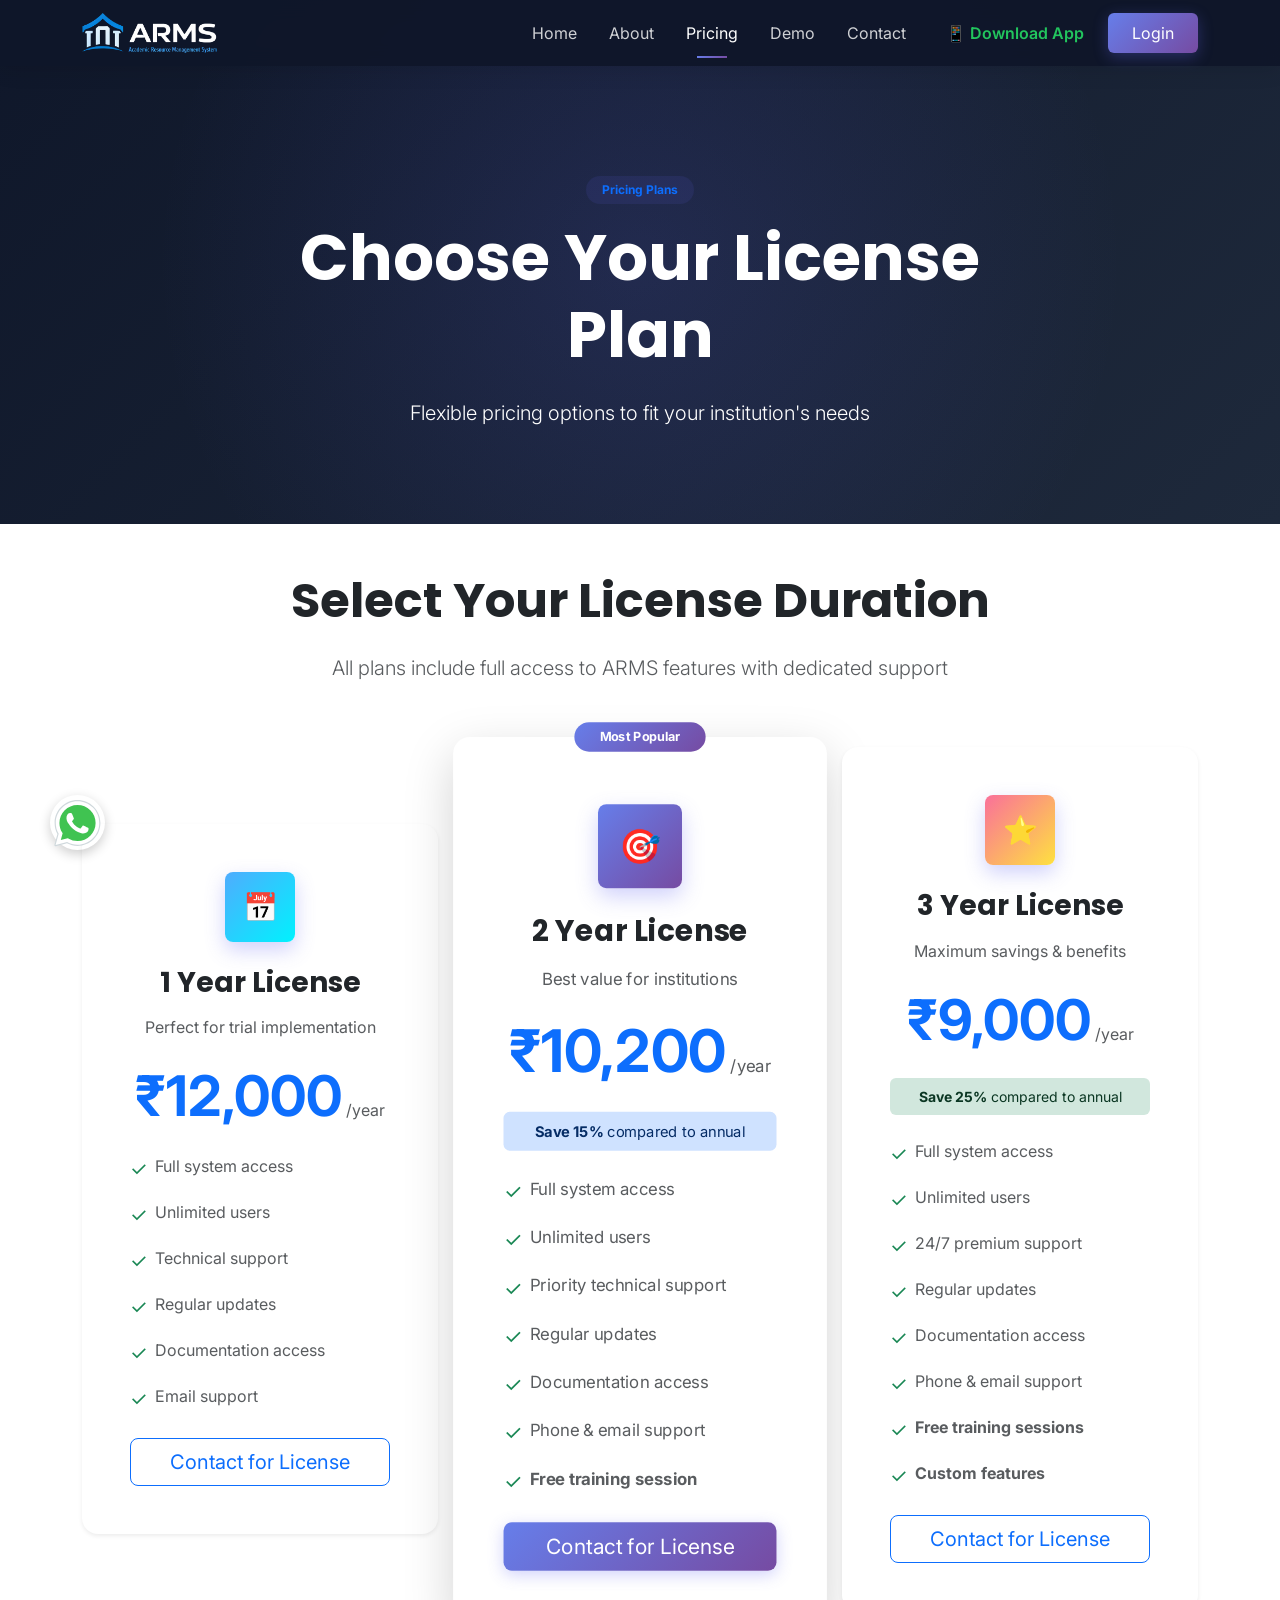
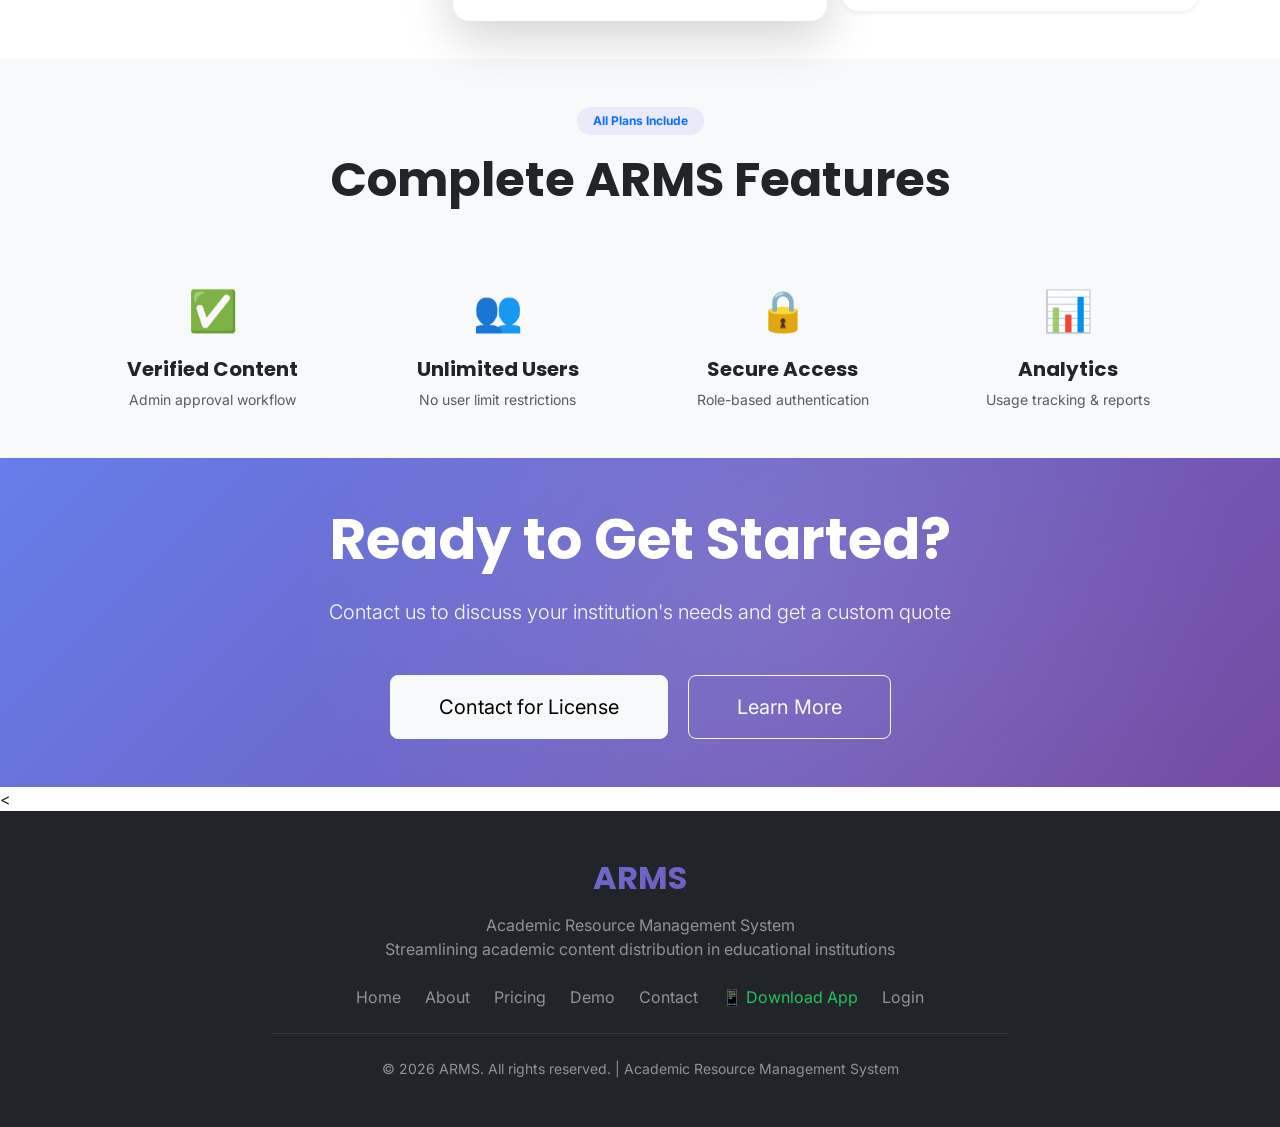
<file: pricing.html>
<!DOCTYPE html>
<html lang="en">

<head>
    <meta charset="UTF-8">
    <meta name="viewport" content="width=device-width, initial-scale=1.0">
    <meta http-equiv="X-UA-Compatible" content="IE=edge">
    
    <title>Pricing | ARMS - Academic Resource Management System</title>
    <meta name="description" content="ARMS pricing plans for educational institutions. Choose from 1-year, 2-year, or 3-year license plans.">
    
    <link rel="icon" type="image/svg+xml"
        href="logof.png">
    
    <!-- Bootstrap 5 CSS -->
    <link href="https://cdn.jsdelivr.net/npm/bootstrap@5.3.2/dist/css/bootstrap.min.css" rel="stylesheet">
    
    <!-- Custom CSS -->
    <link rel="stylesheet" href="style.css">
    
    <!-- Google Fonts -->
    <link rel="preconnect" href="https://fonts.googleapis.com">
    <link rel="preconnect" href="https://fonts.gstatic.com" crossorigin>
    <link href="https://fonts.googleapis.com/css2?family=Inter:wght@300;400;500;600;700;800&family=Poppins:wght@400;500;600;700;800&display=swap" rel="stylesheet">
</head>

<body>
    
    <!-- ==========================================
         NAVIGATION BAR
         ========================================== -->
    <nav class="navbar navbar-expand-lg navbar-dark fixed-top modern-nav">
        <div class="container">
            <a class="navbar-brand d-flex align-items-center" href="index.html">
                <img src="logo.png" alt="ARMS logo" class="img-fluid" style="max-height: 40px;">
            </a>

            <button class="navbar-toggler border-0" type="button" data-bs-toggle="collapse" data-bs-target="#navbarNav"
                aria-controls="navbarNav" aria-expanded="false" aria-label="Toggle navigation">
                <span class="navbar-toggler-icon"></span>
            </button>

            <div class="collapse navbar-collapse" id="navbarNav">
                <ul class="navbar-nav ms-auto align-items-lg-center">
                    <li class="nav-item"><a class="nav-link px-3" href="index.html">Home</a></li>
                    <li class="nav-item"><a class="nav-link px-3" href="about.html">About</a></li>
                    <li class="nav-item"><a class="nav-link px-3" href="pricing.html">Pricing</a></li>
                    <li class="nav-item"><a class="nav-link px-3" href="demo.html">Demo</a></li>
                    <li class="nav-item"><a class="nav-link px-3" href="contact.html">Contact</a></li>
                    <li class="nav-item mt-3 mt-lg-0 ms-lg-2">
                        <a class="nav-link active px-3 fw-semibold" href="download.html" style="color: #22c55e !important;">📱 Download App</a>
                    </li>
                    <li class="nav-item mt-3 mt-lg-0 ms-lg-2">
                        <a class="btn btn-gradient px-4 py-2" href="login.html">Login</a>
                    </li>
                </ul>
            </div>
        </div>
    </nav>    
    <!-- ==========================================
         PAGE HEADER
         ========================================== -->
    <section class="page-header bg-gradient-dark text-white text-center py-5 position-relative overflow-hidden">
        <div class="position-absolute top-0 start-0 w-100 h-100" style="background: radial-gradient(circle at 50% 50%, rgba(99, 102, 241, 0.15) 0%, transparent 70%);"></div>
        
        <div class="container position-relative py-5" style="margin-top: 80px;">
            <div class="row justify-content-center">
                <div class="col-lg-8">
                    <span class="badge bg-primary-soft text-primary px-3 py-2 mb-3 rounded-pill">Pricing Plans</span>
                    <h1 class="display-3 fw-bold mb-4">Choose Your License Plan</h1>
                    <p class="lead mb-0">Flexible pricing options to fit your institution's needs</p>
                </div>
            </div>
        </div>
    </section>
    
    <!-- ==========================================
         PRICING CARDS
         ========================================== -->
    <section class="py-5 py-lg-6">
        <div class="container">
            <div class="row justify-content-center mb-5">
                <div class="col-lg-8 text-center">
                    <h2 class="display-5 fw-bold mb-4">Select Your License Duration</h2>
                    <p class="lead text-muted">
                        All plans include full access to ARMS features with dedicated support
                    </p>
                </div>
            </div>
            
            <div class="row g-4 align-items-center">
                
                <!-- 1 Year Plan -->
                <div class="col-lg-4" data-aos="fade-up">
                    <div class="card border-0 shadow-sm h-100 pricing-card">
                        <div class="card-body p-4 p-lg-5">
                            <div class="text-center mb-4">
                                <div class="feature-icon bg-gradient-info text-white rounded-3 d-inline-flex align-items-center justify-content-center mb-4" style="width: 70px; height: 70px;">
                                    <span class="fs-3">📅</span>
                                </div>
                                <h3 class="h3 fw-bold mb-3">1 Year License</h3>
                                <p class="text-muted mb-4">Perfect for trial implementation</p>
                                <div class="mb-4">
                                    <span class="display-4 fw-bold text-primary">₹12,000</span>
                                    <span class="text-muted">/year</span>
                                </div>
                            </div>
                            
                            <ul class="list-unstyled mb-4">
                                <li class="mb-3 d-flex align-items-start">
                                    <span class="text-success me-2 fs-5">✓</span>
                                    <span class="text-muted">Full system access</span>
                                </li>
                                <li class="mb-3 d-flex align-items-start">
                                    <span class="text-success me-2 fs-5">✓</span>
                                    <span class="text-muted">Unlimited users</span>
                                </li>
                                <li class="mb-3 d-flex align-items-start">
                                    <span class="text-success me-2 fs-5">✓</span>
                                    <span class="text-muted">Technical support</span>
                                </li>
                                <li class="mb-3 d-flex align-items-start">
                                    <span class="text-success me-2 fs-5">✓</span>
                                    <span class="text-muted">Regular updates</span>
                                </li>
                                <li class="mb-3 d-flex align-items-start">
                                    <span class="text-success me-2 fs-5">✓</span>
                                    <span class="text-muted">Documentation access</span>
                                </li>
                                <li class="mb-3 d-flex align-items-start">
                                    <span class="text-success me-2 fs-5">✓</span>
                                    <span class="text-muted">Email support</span>
                                </li>
                            </ul>
                            
                            <a href="contact.html" class="btn btn-outline-primary btn-lg w-100">Contact for License</a>
                        </div>
                    </div>
                </div>
                
                <!-- 2 Year Plan (Popular) -->
                <div class="col-lg-4" data-aos="fade-up" data-aos-delay="100">
                    <div class="card border-0 shadow-lg h-100 pricing-card popular-card position-relative">
                        <div class="position-absolute top-0 start-50 translate-middle">
                            <span class="badge bg-gradient-primary px-4 py-2 rounded-pill">Most Popular</span>
                        </div>
                        <div class="card-body p-4 p-lg-5 mt-3">
                            <div class="text-center mb-4">
                                <div class="feature-icon bg-gradient-primary text-white rounded-3 d-inline-flex align-items-center justify-content-center mb-4" style="width: 80px; height: 80px;">
                                    <span class="fs-2">🎯</span>
                                </div>
                                <h3 class="h3 fw-bold mb-3">2 Year License</h3>
                                <p class="text-muted mb-4">Best value for institutions</p>
                                <div class="mb-4">
                                    <span class="display-4 fw-bold text-primary">₹10,200</span>
                                    <span class="text-muted">/year</span>
                                </div>
                                <div class="alert alert-primary border-0 py-2 small">
                                    <strong>Save 15%</strong> compared to annual
                                </div>
                            </div>
                            
                            <ul class="list-unstyled mb-4">
                                <li class="mb-3 d-flex align-items-start">
                                    <span class="text-success me-2 fs-5">✓</span>
                                    <span class="text-muted">Full system access</span>
                                </li>
                                <li class="mb-3 d-flex align-items-start">
                                    <span class="text-success me-2 fs-5">✓</span>
                                    <span class="text-muted">Unlimited users</span>
                                </li>
                                <li class="mb-3 d-flex align-items-start">
                                    <span class="text-success me-2 fs-5">✓</span>
                                    <span class="text-muted">Priority technical support</span>
                                </li>
                                <li class="mb-3 d-flex align-items-start">
                                    <span class="text-success me-2 fs-5">✓</span>
                                    <span class="text-muted">Regular updates</span>
                                </li>
                                <li class="mb-3 d-flex align-items-start">
                                    <span class="text-success me-2 fs-5">✓</span>
                                    <span class="text-muted">Documentation access</span>
                                </li>
                                <li class="mb-3 d-flex align-items-start">
                                    <span class="text-success me-2 fs-5">✓</span>
                                    <span class="text-muted">Phone & email support</span>
                                </li>
                                <li class="mb-3 d-flex align-items-start">
                                    <span class="text-success me-2 fs-5">✓</span>
                                    <span class="text-muted"><strong>Free training session</strong></span>
                                </li>
                            </ul>
                            
                            <a href="contact.html" class="btn btn-primary btn-lg w-100">Contact for License</a>
                        </div>
                    </div>
                </div>
                
                <!-- 3 Year Plan -->
                <div class="col-lg-4" data-aos="fade-up" data-aos-delay="200">
                    <div class="card border-0 shadow-sm h-100 pricing-card">
                        <div class="card-body p-4 p-lg-5">
                            <div class="text-center mb-4">
                                <div class="feature-icon bg-gradient-warning text-white rounded-3 d-inline-flex align-items-center justify-content-center mb-4" style="width: 70px; height: 70px;">
                                    <span class="fs-3">⭐</span>
                                </div>
                                <h3 class="h3 fw-bold mb-3">3 Year License</h3>
                                <p class="text-muted mb-4">Maximum savings & benefits</p>
                                <div class="mb-4">
                                    <span class="display-4 fw-bold text-primary">₹9,000</span>
                                    <span class="text-muted">/year</span>
                                </div>
                                <div class="alert alert-success border-0 py-2 small">
                                    <strong>Save 25%</strong> compared to annual
                                </div>
                            </div>
                            
                            <ul class="list-unstyled mb-4">
                                <li class="mb-3 d-flex align-items-start">
                                    <span class="text-success me-2 fs-5">✓</span>
                                    <span class="text-muted">Full system access</span>
                                </li>
                                <li class="mb-3 d-flex align-items-start">
                                    <span class="text-success me-2 fs-5">✓</span>
                                    <span class="text-muted">Unlimited users</span>
                                </li>
                                <li class="mb-3 d-flex align-items-start">
                                    <span class="text-success me-2 fs-5">✓</span>
                                    <span class="text-muted">24/7 premium support</span>
                                </li>
                                <li class="mb-3 d-flex align-items-start">
                                    <span class="text-success me-2 fs-5">✓</span>
                                    <span class="text-muted">Regular updates</span>
                                </li>
                                <li class="mb-3 d-flex align-items-start">
                                    <span class="text-success me-2 fs-5">✓</span>
                                    <span class="text-muted">Documentation access</span>
                                </li>
                                <li class="mb-3 d-flex align-items-start">
                                    <span class="text-success me-2 fs-5">✓</span>
                                    <span class="text-muted">Phone & email support</span>
                                </li>
                                <li class="mb-3 d-flex align-items-start">
                                    <span class="text-success me-2 fs-5">✓</span>
                                    <span class="text-muted"><strong>Free training sessions</strong></span>
                                </li>
                                <li class="mb-3 d-flex align-items-start">
                                    <span class="text-success me-2 fs-5">✓</span>
                                    <span class="text-muted"><strong>Custom features</strong></span>
                                </li>
                            </ul>
                            
                            <a href="contact.html" class="btn btn-outline-primary btn-lg w-100">Contact for License</a>
                        </div>
                    </div>
                </div>
                
            </div>
        </div>
    </section>
    
    <!-- ==========================================
         FEATURES COMPARISON
         ========================================== -->
    <section class="py-5 py-lg-6 bg-light">
        <div class="container">
            <div class="row justify-content-center mb-5">
                <div class="col-lg-8 text-center">
                    <span class="badge bg-primary-soft text-primary px-3 py-2 mb-3 rounded-pill">All Plans Include</span>
                    <h2 class="display-5 fw-bold mb-4">Complete ARMS Features</h2>
                </div>
            </div>
            
            <div class="row g-4">
                <div class="col-md-6 col-lg-3" data-aos="fade-up">
                    <div class="text-center">
                        <div class="fs-1 mb-3">✅</div>
                        <h5 class="fw-bold mb-2">Verified Content</h5>
                        <p class="text-muted small mb-0">Admin approval workflow</p>
                    </div>
                </div>
                
                <div class="col-md-6 col-lg-3" data-aos="fade-up" data-aos-delay="100">
                    <div class="text-center">
                        <div class="fs-1 mb-3">👥</div>
                        <h5 class="fw-bold mb-2">Unlimited Users</h5>
                        <p class="text-muted small mb-0">No user limit restrictions</p>
                    </div>
                </div>
                
                <div class="col-md-6 col-lg-3" data-aos="fade-up" data-aos-delay="200">
                    <div class="text-center">
                        <div class="fs-1 mb-3">🔒</div>
                        <h5 class="fw-bold mb-2">Secure Access</h5>
                        <p class="text-muted small mb-0">Role-based authentication</p>
                    </div>
                </div>
                
                <div class="col-md-6 col-lg-3" data-aos="fade-up" data-aos-delay="300">
                    <div class="text-center">
                        <div class="fs-1 mb-3">📊</div>
                        <h5 class="fw-bold mb-2">Analytics</h5>
                        <p class="text-muted small mb-0">Usage tracking & reports</p>
                    </div>
                </div>
            </div>
        </div>
    </section>
    
    <!-- ==========================================
         CTA SECTION
         ========================================== -->
    <section class="py-5 py-lg-6 bg-gradient-primary text-white position-relative overflow-hidden">
        <div class="position-absolute top-0 start-0 w-100 h-100" style="background: radial-gradient(circle at 60% 40%, rgba(255, 255, 255, 0.1) 0%, transparent 60%);"></div>
        
        <div class="container position-relative">
            <div class="row justify-content-center text-center">
                <div class="col-lg-8">
                    <h2 class="display-4 fw-bold mb-4" data-aos="fade-up">Ready to Get Started?</h2>
                    <p class="lead mb-5" data-aos="fade-up" data-aos-delay="100">
                        Contact us to discuss your institution's needs and get a custom quote
                    </p>
                    <div data-aos="fade-up" data-aos-delay="200">
                        <a href="contact.html" class="btn btn-light btn-lg px-5 py-3 me-3">Contact for License</a>
                        <a href="about.html" class="btn btn-outline-light btn-lg px-5 py-3">Learn More</a>
                    </div>
                </div>
            </div>
        </div>
    </section>
    
    <!-- ==========================================
         FOOTER
         ========================================== -->
    <<footer class="bg-dark text-white py-5">
        <div class="container">
            <div class="row justify-content-center text-center">
                <div class="col-lg-8">
                    <h3 class="h2 fw-bold mb-3 text-gradient">ARMS</h3>
                    <p class="text-white-50 mb-4">
                        Academic Resource Management System<br>
                        Streamlining academic content distribution in educational institutions
                    </p>

                    <div class="d-flex flex-wrap justify-content-center gap-4 mb-4">
                        <a href="index.html" class="text-white-50 text-decoration-none hover-primary">Home</a>
                        <a href="about.html" class="text-white-50 text-decoration-none hover-primary">About</a>
                        <a href="pricing.html" class="text-white-50 text-decoration-none hover-primary">Pricing</a>
                        <a href="demo.html" class="text-white-50 text-decoration-none hover-primary">Demo</a>
                        <a href="contact.html" class="text-white-50 text-decoration-none hover-primary">Contact</a>
                        <a href="download.html" class="text-white-50 text-decoration-none hover-primary" style="color: #22c55e !important;">📱 Download App</a>
                        <a href="login.html" class="text-white-50 text-decoration-none hover-primary">Login</a>
                    </div>

                    <hr class="border-secondary my-4">

                    <p class="text-white-50 small mb-0">
                        &copy; 2026 ARMS. All rights reserved. | Academic Resource Management System
                    </p>
                </div>
            </div>
        </div>
    </footer>
     <!-- FLOATING WHATSAPP -->
    <a class="whatsapp-float"
       href="https://wa.me/918956422281?text=Hello%2C%20we%20would%20like%20to%20implement%20ARMS%20for%20our%20college.%0A%0APlease%20guide%20us%20on%20the%20next%20steps."
   target="_blank"><svg xmlns="http://www.w3.org/2000/svg" x="0px" y="0px" width="100" height="100" viewBox="0 0 48 48">
<path fill="#fff" d="M4.868,43.803c-0.132,0-0.26-0.052-0.355-0.148c-0.125-0.127-0.174-0.312-0.127-0.483l2.639-9.636c-1.636-2.906-2.499-6.206-2.497-9.556C4.532,13.238,13.273,4.5,24.014,4.5c5.21,0.002,10.105,2.031,13.784,5.713c3.679,3.683,5.704,8.577,5.702,13.781c-0.004,10.741-8.746,19.48-19.486,19.48c-3.189-0.001-6.344-0.788-9.144-2.277l-9.875,2.589C4.953,43.798,4.911,43.803,4.868,43.803z"></path><path fill="#fff" d="M4.868,43.303l2.694-9.835C5.9,30.59,5.026,27.324,5.027,23.979C5.032,13.514,13.548,5,24.014,5c5.079,0.002,9.845,1.979,13.43,5.566c3.584,3.588,5.558,8.356,5.556,13.428c-0.004,10.465-8.522,18.98-18.986,18.98c-0.001,0,0,0,0,0h-0.008c-3.177-0.001-6.3-0.798-9.073-2.311L4.868,43.303z"></path><path fill="#cfd8dc" d="M24.014,5c5.079,0.002,9.845,1.979,13.43,5.566c3.584,3.588,5.558,8.356,5.556,13.428c-0.004,10.465-8.522,18.98-18.986,18.98h-0.008c-3.177-0.001-6.3-0.798-9.073-2.311L4.868,43.303l2.694-9.835C5.9,30.59,5.026,27.324,5.027,23.979C5.032,13.514,13.548,5,24.014,5 M24.014,42.974C24.014,42.974,24.014,42.974,24.014,42.974C24.014,42.974,24.014,42.974,24.014,42.974 M24.014,42.974C24.014,42.974,24.014,42.974,24.014,42.974C24.014,42.974,24.014,42.974,24.014,42.974 M24.014,4C24.014,4,24.014,4,24.014,4C12.998,4,4.032,12.962,4.027,23.979c-0.001,3.367,0.849,6.685,2.461,9.622l-2.585,9.439c-0.094,0.345,0.002,0.713,0.254,0.967c0.19,0.192,0.447,0.297,0.711,0.297c0.085,0,0.17-0.011,0.254-0.033l9.687-2.54c2.828,1.468,5.998,2.243,9.197,2.244c11.024,0,19.99-8.963,19.995-19.98c0.002-5.339-2.075-10.359-5.848-14.135C34.378,6.083,29.357,4.002,24.014,4L24.014,4z"></path><path fill="#40c351" d="M35.176,12.832c-2.98-2.982-6.941-4.625-11.157-4.626c-8.704,0-15.783,7.076-15.787,15.774c-0.001,2.981,0.833,5.883,2.413,8.396l0.376,0.597l-1.595,5.821l5.973-1.566l0.577,0.342c2.422,1.438,5.2,2.198,8.032,2.199h0.006c8.698,0,15.777-7.077,15.78-15.776C39.795,19.778,38.156,15.814,35.176,12.832z"></path><path fill="#fff" fill-rule="evenodd" d="M19.268,16.045c-0.355-0.79-0.729-0.806-1.068-0.82c-0.277-0.012-0.593-0.011-0.909-0.011c-0.316,0-0.83,0.119-1.265,0.594c-0.435,0.475-1.661,1.622-1.661,3.956c0,2.334,1.7,4.59,1.937,4.906c0.237,0.316,3.282,5.259,8.104,7.161c4.007,1.58,4.823,1.266,5.693,1.187c0.87-0.079,2.807-1.147,3.202-2.255c0.395-1.108,0.395-2.057,0.277-2.255c-0.119-0.198-0.435-0.316-0.909-0.554s-2.807-1.385-3.242-1.543c-0.435-0.158-0.751-0.237-1.068,0.238c-0.316,0.474-1.225,1.543-1.502,1.859c-0.277,0.317-0.554,0.357-1.028,0.119c-0.474-0.238-2.002-0.738-3.815-2.354c-1.41-1.257-2.362-2.81-2.639-3.285c-0.277-0.474-0.03-0.731,0.208-0.968c0.213-0.213,0.474-0.554,0.712-0.831c0.237-0.277,0.316-0.475,0.474-0.791c0.158-0.317,0.079-0.594-0.04-0.831C20.612,19.329,19.69,16.983,19.268,16.045z" clip-rule="evenodd"></path>
</svg></a>

    <!-- Bootstrap 5 JS Bundle -->
    <script src="https://cdn.jsdelivr.net/npm/bootstrap@5.3.2/dist/js/bootstrap.bundle.min.js"></script>
    
    <!-- Custom JS -->
    <script src="main.js"></script>
    
</body>

</html>
</file>
<file: style.css>
/* ==========================================
   ARMS - Modern Education Software Website
   Custom CSS with Bootstrap 5 Integration
   ========================================== */

/* ==========================================
   CSS VARIABLES
   ========================================== */
:root {
  /* Colors */
  --primary: #6366f1;
  --primary-dark: #4f46e5;
  --primary-light: #818cf8;
  --secondary: #ec4899;
  --info: #06b6d4;
  --warning: #f59e0b;
  --dark: #0f172a;
  --light: #f8fafc;
  
  /* Gradients */
  --gradient-primary: linear-gradient(135deg, #667eea 0%, #764ba2 100%);
  --gradient-secondary: linear-gradient(135deg, #f093fb 0%, #f5576c 100%);
  --gradient-info: linear-gradient(135deg, #4facfe 0%, #00f2fe 100%);
  --gradient-warning: linear-gradient(135deg, #fa709a 0%, #fee140 100%);
  
  /* Typography */
  --font-primary: 'Inter', -apple-system, BlinkMacSystemFont, 'Segoe UI', sans-serif;
  --font-heading: 'Poppins', -apple-system, BlinkMacSystemFont, sans-serif;
}

/* ==========================================
   GLOBAL STYLES
   ========================================== */
body {
  font-family: var(--font-primary);
  overflow-x: hidden;
}

h1, h2, h3, h4, h5, h6 {
  font-family: var(--font-heading);
}

.py-6 {
  padding-top: 6rem !important;
  padding-bottom: 6rem !important;
}

/* ==========================================
   NAVIGATION
   ========================================== */
.modern-nav {
  background: rgba(15, 23, 42, 0.95);
  backdrop-filter: blur(10px);
  transition: all 0.3s ease;
  box-shadow: 0 4px 20px rgba(0, 0, 0, 0.1);
}

.navbar-brand {
  background: var(--gradient-primary);
  -webkit-background-clip: text;
  -webkit-text-fill-color: transparent;
  background-clip: text;
  font-family: var(--font-heading);
}

.nav-link {
  color: rgba(255, 255, 255, 0.8) !important;
  transition: color 0.3s ease;
  position: relative;
}

.nav-link:hover,
.nav-link.active {
  color: rgba(255, 255, 255, 1) !important;
}

.nav-link.active::after {
  content: '';
  position: absolute;
  bottom: -5px;
  left: 50%;
  transform: translateX(-50%);
  width: 30px;
  height: 2px;
  background: var(--gradient-primary);
}

/* ==========================================
   BUTTONS
   ========================================== */
.btn-gradient {
  background: var(--gradient-primary);
  border: none;
  color: white;
  transition: all 0.3s ease;
  box-shadow: 0 4px 15px rgba(99, 102, 241, 0.3);
}

.btn-gradient:hover {
  transform: translateY(-2px);
  box-shadow: 0 6px 20px rgba(99, 102, 241, 0.4);
  color: white;
}

.btn-primary {
  background: var(--gradient-primary);
  border: none;
  box-shadow: 0 4px 15px rgba(99, 102, 241, 0.3);
}

.btn-primary:hover {
  transform: translateY(-2px);
  box-shadow: 0 6px 20px rgba(99, 102, 241, 0.4);
}

/* ==========================================
   HERO SECTION
   ========================================== */
.hero-section {
  min-height: 100vh;
  background: linear-gradient(135deg, #0f172a 0%, #1e293b 100%);
  position: relative;
  padding-top: 100px;
}

.hero-section::before {
  content: '';
  position: absolute;
  top: 0;
  left: 0;
  right: 0;
  bottom: 0;
  background: 
    radial-gradient(circle at 20% 50%, rgba(99, 102, 241, 0.15) 0%, transparent 50%),
    radial-gradient(circle at 80% 80%, rgba(236, 72, 153, 0.15) 0%, transparent 50%);
  pointer-events: none;
}

.hero-subtitle {
  color: #818cf8;
  letter-spacing: 2px;
}

.text-white-75 {
  color: rgba(255, 255, 255, 0.75);
}

.text-white-50 {
  color: rgba(255, 255, 255, 0.5);
}

/* Hero Particles */
.hero-particles {
  pointer-events: none;
}

.particle {
  position: absolute;
  width: 4px;
  height: 4px;
  background: rgba(255, 255, 255, 0.3);
  border-radius: 50%;
  animation: float 15s infinite;
}

@keyframes float {
  0%, 100% {
    transform: translateY(100vh) translateX(0);
    opacity: 0;
  }
  10% {
    opacity: 1;
  }
  90% {
    opacity: 1;
  }
  100% {
    transform: translateY(-100vh) translateX(100px);
  }
}

/* ==========================================
   FEATURE CARDS
   ========================================== */
.feature-card {
  transition: all 0.3s ease;
  border-radius: 16px;
}

.feature-card:hover {
  transform: translateY(-10px);
  box-shadow: 0 10px 40px rgba(0, 0, 0, 0.15) !important;
}

.hover-lift {
  transition: all 0.3s ease;
}

.hover-lift:hover {
  transform: translateY(-10px);
}

.feature-icon {
  background: var(--gradient-primary);
  box-shadow: 0 8px 20px rgba(99, 102, 241, 0.3);
}

/* ==========================================
   GRADIENTS
   ========================================== */
.bg-gradient-primary {
  background: var(--gradient-primary);
}

.bg-gradient-secondary {
  background: var(--gradient-secondary);
}

.bg-gradient-info {
  background: var(--gradient-info);
}

.bg-gradient-warning {
  background: var(--gradient-warning);
}

.bg-gradient-dark {
  background: linear-gradient(135deg, #0f172a 0%, #1e293b 100%);
}

.text-gradient {
  background: var(--gradient-primary);
  -webkit-background-clip: text;
  -webkit-text-fill-color: transparent;
  background-clip: text;
}

/* ==========================================
   BADGES
   ========================================== */
.bg-primary-soft {
  background-color: rgba(99, 102, 241, 0.1);
}

/* ==========================================
   PAGE HEADERS
   ========================================== */
.page-header {
  padding-top: 120px;
  padding-bottom: 80px;
  background: linear-gradient(135deg, #0f172a 0%, #1e293b 100%);
}

/* ==========================================
   LOGIN SECTION
   ========================================== */
.login-section {
  min-height: 100vh;
  background: linear-gradient(135deg, #0f172a 0%, #1e293b 100%);
  position: relative;
  padding: 100px 0;
}

.login-section::before {
  content: '';
  position: absolute;
  top: 0;
  left: 0;
  right: 0;
  bottom: 0;
  background: 
    radial-gradient(circle at 30% 30%, rgba(99, 102, 241, 0.15) 0%, transparent 50%),
    radial-gradient(circle at 70% 70%, rgba(236, 72, 153, 0.15) 0%, transparent 50%);
  pointer-events: none;
}

/* ==========================================
   FORMS
   ========================================== */
.form-control:focus,
.form-select:focus {
  border-color: var(--primary);
  box-shadow: 0 0 0 0.25rem rgba(99, 102, 241, 0.15);
}

/* ==========================================
   CARDS
   ========================================== */
.card {
  border-radius: 16px;
}

.rounded-4 {
  border-radius: 24px !important;
}

/* Pricing Cards */
.pricing-card {
  transition: all 0.4s ease;
}

.pricing-card:hover {
  transform: translateY(-10px);
  box-shadow: 0 15px 45px rgba(0, 0, 0, 0.2) !important;
}

.popular-card {
  transform: scale(1.05);
  border: 2px solid rgba(99, 102, 241, 0.3);
}

.popular-card:hover {
  transform: scale(1.05) translateY(-10px);
}

@media (max-width: 991.98px) {
  .popular-card {
    transform: scale(1);
  }
  
  .popular-card:hover {
    transform: translateY(-10px);
  }
}

/* ==========================================
   FOOTER
   ========================================== */
.hover-primary:hover {
  color: var(--primary) !important;
}

/* ==========================================
   UTILITIES
   ========================================== */
.tracking-wider {
  letter-spacing: 0.05em;
}

.lh-lg {
  line-height: 1.8;
}

/* ==========================================
   SCROLL ANIMATIONS
   ========================================== */
[data-aos] {
  opacity: 0;
  transition: opacity 0.8s ease, transform 0.8s ease;
}

[data-aos].aos-animate {
  opacity: 1;
}

[data-aos="fade-up"] {
  transform: translateY(50px);
}

[data-aos="fade-up"].aos-animate {
  transform: translateY(0);
}

/* ==========================================
   RESPONSIVE
   ========================================== */
@media (max-width: 991.98px) {
  .hero-section {
    min-height: auto;
    padding: 100px 0 60px;
  }
  
  .display-1 {
    font-size: 2.5rem;
  }
  
  .display-3 {
    font-size: 2rem;
  }
  
  .display-4 {
    font-size: 1.75rem;
  }
  
  .py-6 {
    padding-top: 4rem !important;
    padding-bottom: 4rem !important;
  }
  
  .page-header {
    padding-top: 100px;
    padding-bottom: 60px;
  }
}

@media (max-width: 767.98px) {
  .display-1 {
    font-size: 2rem;
  }
  
  .display-3 {
    font-size: 1.75rem;
  }
  
  .display-4 {
    font-size: 1.5rem;
  }
  
  .hero-section {
    padding: 80px 0 40px;
  }
  
  .login-section {
    padding: 80px 0 40px;
  }
}

/* ==========================================
   BACK TO TOP BUTTON
   ========================================== */
.back-to-top {
  position: fixed;
  bottom: 2rem;
  right: 2rem;
  width: 50px;
  height: 50px;
  border-radius: 50%;
  background: var(--gradient-primary);
  color: white;
  border: none;
  font-size: 1.5rem;
  cursor: pointer;
  box-shadow: 0 8px 25px rgba(99, 102, 241, 0.4);
  opacity: 0;
  visibility: hidden;
  transition: all 0.3s ease;
  z-index: 999;
  display: flex;
  align-items: center;
  justify-content: center;
}

.back-to-top.show {
  opacity: 1;
  visibility: visible;
}

.back-to-top:hover {
  transform: translateY(-5px);
  box-shadow: 0 12px 35px rgba(99, 102, 241, 0.5);
}

/* ==========================================
   ANIMATIONS
   ========================================== */
@keyframes fadeInUp {
  from {
    opacity: 0;
    transform: translateY(30px);
  }
  to {
    opacity: 1;
    transform: translateY(0);
  }
}

.fade-in-up {
  animation: fadeInUp 0.8s ease-out;
}

/* ==========================================
   ACCESSIBILITY
   ========================================== */
.sr-only {
  position: absolute;
  width: 1px;
  height: 1px;
  padding: 0;
  margin: -1px;
  overflow: hidden;
  clip: rect(0, 0, 0, 0);
  white-space: nowrap;
  border-width: 0;
}

/* Focus styles */
a:focus-visible,
button:focus-visible,
input:focus-visible,
select:focus-visible,
textarea:focus-visible {
  outline: 2px solid var(--primary);
  outline-offset: 2px;
}

/* ==========================================
   PREFERS REDUCED MOTION
   ========================================== */
@media (prefers-reduced-motion: reduce) {
  *,
  *::before,
  *::after {
    animation-duration: 0.01ms !important;
    animation-iteration-count: 1 !important;
    transition-duration: 0.01ms !important;
    scroll-behavior: auto !important;
  }
}

/* WHATSAPP */
.whatsapp-float {
  position:fixed;
  bottom:20px;
  left:20px;
  font-size:24px;
  /* background:#25D366;
  color:#fff; */
  width:50px;
  height:50px;
  display:flex;
  align-items:center;
  justify-content:center;
  border-radius:50%;
  text-decoration:none;
  box-shadow: 0 4px 12px rgba(0,0,0,0.2);
  z-index: 1000;
}

@media (min-width: 768px) {
  .whatsapp-float {
    bottom:50px;
    left:50px;
    font-size:28px;
    width:55px;
    height:55px;
  }
}

/* ==========================================
   SCREENSHOT / PLACEHOLDER IMAGE STYLING
   Ensures screenshots are centered and scale nicely
   ========================================== */
.placeholder-screenshot {
  position: relative;
  overflow: hidden;
}

.placeholder-screenshot img,
.screenshot-img {
  max-width: 100%;
  max-height: 150%;
  /* width: auto;
  height: auto; */
  display: block;
  margin: 0 auto;
  object-fit: contain;
}
</file>
